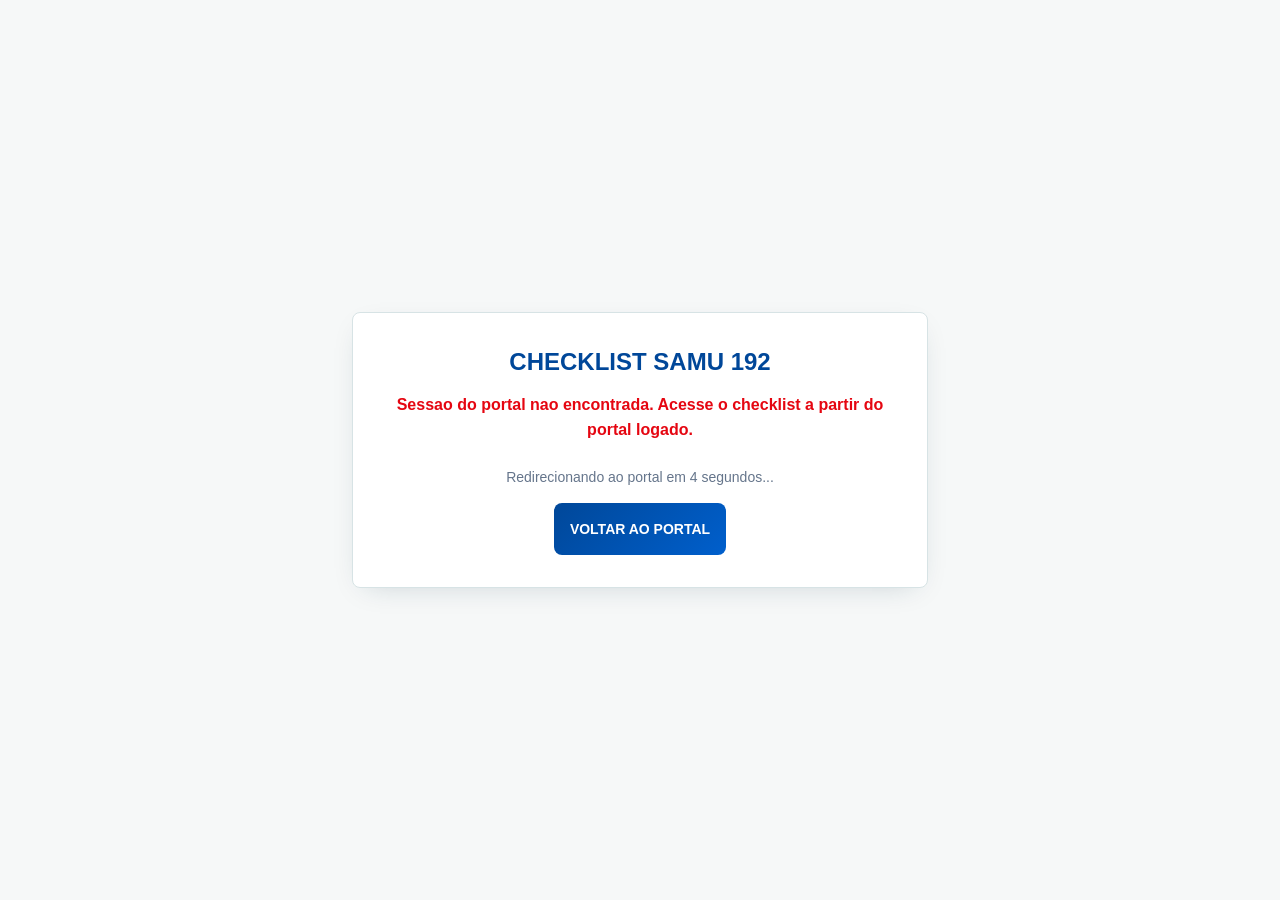
<file: checklist/index.html>
<!doctype html>
<html lang="pt-BR">
  <head>
    <meta charset="UTF-8" />
    <meta name="viewport" content="width=device-width, initial-scale=1.0, viewport-fit=cover" />
    <meta name="theme-color" content="#0057a8" />
    <meta name="mobile-web-app-capable" content="yes" />
    <meta name="apple-mobile-web-app-capable" content="yes" />
    <meta name="apple-mobile-web-app-status-bar-style" content="default" />
    <meta name="apple-mobile-web-app-title" content="CHECK LIST - SAMU 192" />
    <meta name="format-detection" content="telephone=no, date=no, email=no, address=no" />
    <link rel="icon" type="image/png" href="/checklist/favicon-samu.png" />
    <title>CHECK LIST - SAMU 192</title>
    <meta name="description" content="Checklist SAMU 192" />
    <script type="module" crossorigin src="/checklist/assets/index-lU2Qk4w7.js"></script>
    <link rel="stylesheet" crossorigin href="/checklist/assets/index-C_GfaZx2.css">
  </head>
  <body>
    <div id="root"></div>
  </body>
</html>
</file>
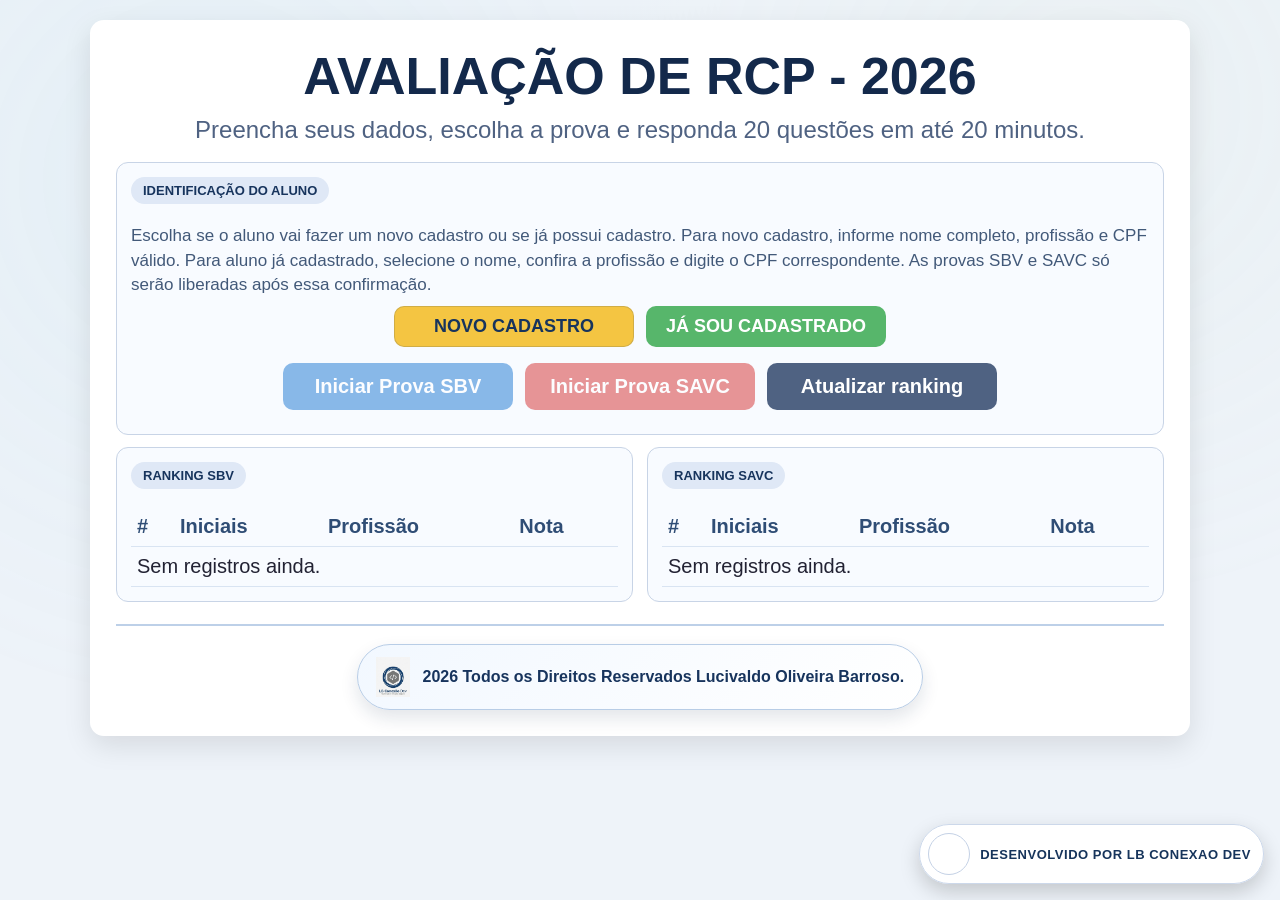
<file: prova-pcr/index.html>
<!DOCTYPE html>
<html lang="pt-BR">
<head>
  <meta charset="UTF-8">
  <meta name="viewport" content="width=device-width, initial-scale=1.0">
  <meta name="author" content="Lucivaldo Oliveira Barroso">
  <meta name="description" content="Avaliação e simulador de provas de RCP com questões SBV e SAVC, correção automática e ranking de desempenho. Autor: Lucivaldo Oliveira Barroso.">
  <meta name="keywords" content="RCP, SBV, SAVC, avaliação, simulador, AHA, treinamento, Lucivaldo Oliveira Barroso">
  <meta name="robots" content="index, follow">
  <title>AVALIAÇÃO DE RCP</title>
  <style>
    * { box-sizing: border-box; }
    body { font-family: 'Segoe UI', Tahoma, Geneva, Verdana, sans-serif; background-color: #eef3f9; color: #223; margin: 0; padding: 20px; position: relative; overflow-x: hidden; }
    body::before {
      content: "";
      position: fixed;
      inset: 0;
      background:
        radial-gradient(circle at 16% 20%, rgba(122, 201, 211, .35) 0%, rgba(122, 201, 211, 0) 42%),
        radial-gradient(circle at 85% 12%, rgba(196, 225, 185, .35) 0%, rgba(196, 225, 185, 0) 38%),
        url("./assets/img-samuredondo.png") center 42% / min(60vw, 560px) no-repeat;
      opacity: .22;
      z-index: -1;
      pointer-events: none;
    }
    .container { max-width: 1100px; margin: 0 auto; background: #fff; padding: 26px; border-radius: 14px; box-shadow: 0 10px 28px rgba(0,0,0,.1); }
    h1, h2, h3 { margin: 0; }
    h1 { text-align: center; color: #13294b; font-size: 52px; }
    .sub { text-align: center; color: #4f6282; margin: 10px 0 18px; font-size: 24px; }

    .hidden { display: none !important; }

    .card { border: 1px solid #c8d4e6; border-radius: 12px; padding: 14px; background: #f8fbff; }
    .title-chip { display: inline-block; margin-bottom: 10px; background: #dfe8f6; color: #17345d; padding: 6px 12px; border-radius: 999px; font-size: 13px; font-weight: 700; text-transform: uppercase; }
    .ranking-row { display: grid; grid-template-columns: 1fr 1fr; gap: 14px; margin-top: 12px; }

    .grid-3 { display: grid; grid-template-columns: repeat(2, minmax(0, 1fr)); gap: 10px; }
    .field { margin-bottom: 10px; min-width: 0; }
    .field label { display:block; margin-bottom: 5px; font-weight: 700; color: #2c4468; }
    .field input, .field select { width: 100%; max-width: 100%; padding: 10px 12px; border: 1px solid #b9c8dd; border-radius: 10px; font-size: 17px; background: #fff; min-width: 0; }

    .menu { display:flex; justify-content:center; gap:12px; margin: 16px 0 8px; flex-wrap: wrap; }
    .btn { padding: 12px 26px; border: 0; border-radius: 10px; cursor: pointer; font-weight: 700; font-size: 30px; color: #fff; transition: .2s; }
    .btn:hover { opacity: .9; transform: translateY(-1px); }
    .btn:disabled { opacity: .5; cursor: not-allowed; transform: none; }
    .btn-sbv { background: #1976d2; }
    .btn-savc { background: #d32f2f; }
    .btn-sec { background: #4f6282; font-size: 22px; padding: 12px 20px; }
    .home-actions { justify-content: center; align-items: center; flex-wrap: wrap; }
    .home-actions .btn { font-size: 20px; padding: 12px 18px; min-width: 230px; white-space: nowrap; }
    .choice-actions { justify-content: center; align-items: center; margin-top: 8px; }
    .choice-actions .btn { font-size: 18px; padding: 10px 18px; min-width: 240px; }
    .btn-choice { color: #17345d; box-shadow: inset 0 0 0 1px rgba(23, 52, 93, .16); }
    .btn-choice-novo { background: #f4c542; }
    .btn-choice-cadastrado { background: #57b66b; color: #fff; box-shadow: none; }
    .btn-choice.active { outline: 3px solid rgba(19, 41, 75, .24); outline-offset: 2px; }
    .helper-text { margin: 10px 0 0; color: #425979; font-size: 17px; line-height: 1.45; }
    .readonly-field { background: #eaf0f8 !important; }

    table { width: 100%; border-collapse: collapse; margin-top: 8px; }
    th, td { border-bottom: 1px solid #d9e4f2; padding: 8px 6px; text-align: left; font-size: 20px; }
    th { color: #2f4d75; }

    /* Tela da prova (estilo antigo) */
    #quiz-title { text-align:center; color:#b71c1c; margin: 0 0 14px; }
    .quiz-meta { text-align:center; margin: 0 0 14px; color: #1d3f67; font-weight: 700; }
    .question-block { margin-bottom: 22px; padding: 14px; border-left: 5px solid #ddd; background-color: #fafafa; border-radius: 4px; }
    .question-title { font-weight: bold; margin-bottom: 10px; font-size: 1.04em; }
    .options label { display: block; margin-bottom: 8px; cursor: pointer; padding: 8px; border-radius: 5px; transition: background .2s; }
    .options label:hover { background-color: #e0e0e0; }
    .correct { background-color: #c8e6c9 !important; border: 1px solid #4caf50; }
    .incorrect { background-color: #ffcdd2 !important; border: 1px solid #f44336; text-decoration: line-through; }
    .feedback { display: none; margin-top: 10px; padding: 10px; background-color: #e3f2fd; border-left: 4px solid #1976d2; font-size: .9em; }
    #submit-btn { width: 100%; background:#388e3c; padding: 14px; font-size: 17px; border:0; border-radius: 8px; color:#fff; font-weight:700; cursor:pointer; }
    #results { margin-top: 16px; padding: 18px; text-align: center; font-size: 22px; font-weight: 700; background: #fff3e0; display: none; border-radius: 8px; border: 2px solid #1976d2; }
    .timer-fab { position: fixed; top: 16px; right: 16px; z-index: 1000; background: #17345d; color: #fff; border-radius: 999px; padding: 10px 16px; font-weight: 700; box-shadow: 0 6px 20px rgba(0,0,0,.2); }
    .timer-fab.ready { background: #2e7d32; }
    .timer-fab.danger { background: #b71c1c; }
    .modal { position: fixed; inset: 0; z-index: 1200; display: grid; place-items: center; background: rgba(15, 26, 43, .52); }
    .modal-card { width: min(520px, calc(100% - 24px)); background: #fff; border-radius: 12px; padding: 18px; box-shadow: 0 10px 28px rgba(0,0,0,.24); }
    .modal-card h3 { margin-bottom: 10px; color: #13294b; }
    .modal-card p { margin: 0 0 14px; color: #2e3f59; font-size: 18px; line-height: 1.4; }
    .loading-overlay { position: fixed; inset: 0; z-index: 1300; display: grid; place-items: center; background: rgba(15, 26, 43, .45); }
    .loading-box { width: min(500px, calc(100% - 24px)); background: #fff; border-radius: 12px; padding: 18px; box-shadow: 0 10px 28px rgba(0,0,0,.24); text-align: center; }
    .loading-box h3 { color: #17345d; margin-bottom: 8px; }
    .loading-box p { color: #324867; margin: 0; font-size: 18px; }
    .site-footer { margin-top: 22px; padding-top: 18px; border-top: 2px solid #bdd0e8; text-align: center; color: #17345d; font-size: 16px; }
    .footer-brand { display: inline-flex; align-items: center; gap: 12px; background: linear-gradient(135deg, #f2f8ff, #ffffff); border: 1px solid #b8cde6; border-radius: 999px; padding: 12px 18px; box-shadow: 0 8px 18px rgba(19, 41, 75, .12); font-weight: 700; }
    .footer-brand img { height: 40px; width: auto; object-fit: contain; }
    .dev-fab {
      position: fixed;
      right: 16px;
      bottom: 16px;
      z-index: 1100;
      display: inline-flex;
      align-items: center;
      gap: 10px;
      background: rgba(255,255,255,.96);
      border: 1px solid #ccd8ea;
      box-shadow: 0 8px 20px rgba(0,0,0,.18);
      border-radius: 999px;
      padding: 8px 12px 8px 8px;
      text-decoration: none;
      color: #16345b;
      font-weight: 800;
      font-size: 13px;
      letter-spacing: .04em;
      text-transform: uppercase;
      backdrop-filter: blur(4px);
    }
    .dev-fab .video-wrap {
      width: 42px;
      height: 42px;
      border-radius: 999px;
      overflow: hidden;
      border: 1px solid #c4d1e5;
      background: #fff;
      flex: 0 0 auto;
    }
    .dev-fab video {
      width: 100%;
      height: 100%;
      object-fit: cover;
      display: block;
    }
    .dev-fab:hover { transform: translateY(-1px); }

    @media (max-width: 980px) {
      h1 { font-size: 40px; }
      .sub { font-size: 20px; }
      .grid-3, .ranking-row { grid-template-columns: 1fr; }
      .btn { font-size: 24px; }
      .home-actions { flex-wrap: wrap; }
      .home-actions .btn, .choice-actions .btn { width: 100%; min-width: 0; }
      th, td { font-size: 16px; }
      .dev-fab { right: 10px; bottom: 10px; font-size: 11px; gap: 8px; padding-right: 10px; }
      .dev-fab .video-wrap { width: 36px; height: 36px; }
    }
  </style>
</head>
<body>
<div class="container">
  <!-- TELA INICIAL -->
  <section id="home-screen">
    <h1>AVALIAÇÃO DE RCP - 2026</h1>
    <p class="sub">Preencha seus dados, escolha a prova e responda 20 questões em até 20 minutos.</p>

    <div class="card">
      <span class="title-chip">Identificação do Aluno</span>

      <p class="helper-text">Escolha se o aluno vai fazer um novo cadastro ou se j&aacute; possui cadastro. Para novo cadastro, informe nome completo, profiss&atilde;o e CPF v&aacute;lido. Para aluno j&aacute; cadastrado, selecione o nome, confira a profiss&atilde;o e digite o CPF correspondente. As provas SBV e SAVC s&oacute; ser&atilde;o liberadas ap&oacute;s essa confirma&ccedil;&atilde;o.</p>

      <div class="menu choice-actions">
        <button id="btnNovoCadastro" class="btn btn-choice btn-choice-novo" type="button" onclick="setCadastroMode('novo')">NOVO CADASTRO</button>
        <button id="btnJaCadastrado" class="btn btn-choice btn-choice-cadastrado" type="button" onclick="setCadastroMode('cadastrado')">J&Aacute; SOU CADASTRADO</button>
      </div>

      <div id="novoCadastroFields" class="hidden">
        <div class="grid-3">
          <div class="field">
            <label>Nome completo</label>
            <input id="nome" placeholder="Digite nome e sobrenome" />
          </div>
          <div class="field">
            <label>Profissão</label>
            <select id="profissao">
              <option value="">Selecione a profissão</option>
              <option>ENFERMEIRO</option>
              <option>MEDICO</option>
              <option>TEC DE ENFERMAGEM</option>
              <option>CONDUTOR</option>
              <option>ESTUDANTE MEDICINA</option>
              <option>ESTUDANTE ENFERMAGEM</option>
              <option>OUTROS</option>
            </select>
          </div>
          <div class="field" id="fieldOutraProfissao">
            <label>Outra profissão</label>
            <input id="outraProfissao" placeholder="Digite a profissão" />
          </div>
        </div>

        <div class="field">
          <label>CPF</label>
          <input id="cpfNovo" placeholder="Digite um CPF válido" maxlength="14" />
        </div>
      </div>

      <div id="cadastradoFields" class="hidden">
        <div class="field">
          <label>Nome completo</label>
          <input id="alunoNomeBusca" list="alunoNomesList" placeholder="Selecione ou digite seu nome" autocomplete="off" />
          <datalist id="alunoNomesList"></datalist>
        </div>

        <div class="field">
          <label>Profissão</label>
          <input id="profissaoCadastrado" class="readonly-field" placeholder="A profissão aparecerá automaticamente" readonly />
        </div>

        <div class="field hidden" id="fieldCpfCadastrado">
          <label>CPF</label>
          <input id="cpfConfirmA" placeholder="Digite o CPF do cadastro" maxlength="14" />
        </div>
      </div>

      <div class="menu home-actions">
        <button id="btnStartSBV" class="btn btn-sbv" onclick="startQuiz('sbv')" disabled>Iniciar Prova SBV</button>
        <button id="btnStartSAVC" class="btn btn-savc" onclick="startQuiz('savc')" disabled>Iniciar Prova SAVC</button>
        <button class="btn btn-sec" onclick="refreshRanking()">Atualizar ranking</button>
      </div>

      <div id="status" style="margin-top:10px;color:#b71c1c;font-weight:700;"></div>
    </div>

    <div class="ranking-row">
      <div class="card">
        <span class="title-chip">Ranking SBV</span>
        <table>
          <thead><tr><th>#</th><th>Iniciais</th><th>Profissão</th><th>Nota</th></tr></thead>
          <tbody id="rankSBV"></tbody>
        </table>
      </div>

      <div class="card">
        <span class="title-chip">Ranking SAVC</span>
        <table>
          <thead><tr><th>#</th><th>Iniciais</th><th>Profissão</th><th>Nota</th></tr></thead>
          <tbody id="rankSAVC"></tbody>
        </table>
      </div>
    </div>
  </section>

  <!-- TELA PROVA -->
  <section id="quiz-screen" class="hidden">
    <h2 id="quiz-title"></h2>
    <p id="quiz-meta" class="quiz-meta"></p>
    <div id="quiz-container"></div>
    <button id="submit-btn" onclick="submitQuiz()">Finalizar e Corrigir Prova</button>
    <div id="results"></div>
    <button class="btn btn-sec" style="margin-top:12px;" onclick="goHome()">Voltar ao início e perder esta prova</button>
  </section>

  <footer class="site-footer">
    <span class="footer-brand">
      <img src="./assets/logo-dev.png" alt="Logo da empresa LB Conexao Dev">
      <span>2026 Todos os Direitos Reservados Lucivaldo Oliveira Barroso.</span>
    </span>
  </footer>
</div>

<a class="dev-fab" href="./assets/logo-lb-conexao-dev-explosao.mp4" target="_blank" rel="noopener noreferrer" title="LB Conexao Dev">
  <span class="video-wrap">
    <video autoplay muted loop playsinline>
      <source src="./assets/logo-lb-conexao-dev-explosao.mp4" type="video/mp4">
    </video>
  </span>
  <span>Desenvolvido por LB Conexao Dev</span>
</a>

<button id="timerFab" class="timer-fab hidden" type="button">20:00</button>

<div id="timeoutModal" class="modal hidden">
  <div class="modal-card">
    <h3>Tempo encerrado</h3>
    <p>O tempo de prova foi finalizado. Sua avaliação foi corrigida automaticamente com base nas respostas já marcadas.</p>
    <button class="btn btn-sec" style="width:100%;" onclick="closeTimeoutModal()">OK</button>
  </div>
</div>

<div id="earlySubmitModal" class="modal hidden">
  <div class="modal-card">
    <h3>Tempo incompatível com a prova</h3>
    <p>Esse tempo é incompatível com a realização correta da avaliação e pode indicar que a prova não foi feita normalmente. Por isso, esta nota não será validada.</p>
    <p>Se desejar, você pode sair agora e voltar ao início. Ao sair, esta prova será perdida e nenhuma nota será registrada.</p>
    <div class="menu" style="margin-top:14px;">
      <button class="btn btn-sec" type="button" onclick="closeEarlySubmitModal()">Continuar prova</button>
      <button class="btn btn-savc" type="button" onclick="exitInvalidAttempt()">Sair sem validar nota</button>
    </div>
  </div>
</div>

<div id="loadingOverlay" class="loading-overlay hidden">
  <div class="loading-box">
    <h3>Aguarde um instante</h3>
    <p id="loadingText">Carregando dados e preparando sua prova...</p>
  </div>
</div>

<script src="./questoes-completas.js"></script>
<script>
  const API_URL = "https://script.google.com/macros/s/AKfycbwXx-FiH6u50TPdYertjiHRZGdBHQbzUwNsoCGGHyqw381dnU-9Z4pi-tBgj4qgpXJOOw/exec";
  const LS_ALUNOS = "prova_pcr_alunos";
  const LS_TENTATIVAS = "prova_pcr_tentativas_por_prova";

  const QUESTIONS_PER_TEST = 20;
  const QUIZ_SECONDS = 20 * 60;
  const MIN_SUBMIT_SECONDS = 6 * 60;
  let currentQuestions = [];
  let currentTest = '';
  let currentAluno = null;
  let provaIniciadaEm = 0;
  let currentTentativa = 0;
  let quizLocked = false;
  let timerInterval = null;
  let timeLeftSeconds = QUIZ_SECONDS;
  let cadastroMode = '';

  function maskCpf(v){
    const d = String(v||'').replace(/\D/g,'').slice(0,11);
    return d.replace(/(\d{3})(\d)/,'$1.$2').replace(/(\d{3})(\d)/,'$1.$2').replace(/(\d{3})(\d{1,2})$/,'$1-$2');
  }
  function cpfNum(v){ return String(v||'').replace(/\D/g,''); }
  function upper(v){ return String(v||'').toUpperCase(); }
  function iniciais(nome){ return upper(nome).trim().split(/\s+/).filter(Boolean).map(p=>p[0]).join('').slice(0,4); }
  function isValidCpf(value){
    const cpf = cpfNum(value);
    if(cpf.length !== 11 || /^(\d)\1{10}$/.test(cpf)) return false;
    let sum = 0;
    for(let i = 0; i < 9; i++) sum += Number(cpf[i]) * (10 - i);
    let digit = (sum * 10) % 11;
    if(digit === 10) digit = 0;
    if(digit !== Number(cpf[9])) return false;
    sum = 0;
    for(let i = 0; i < 10; i++) sum += Number(cpf[i]) * (11 - i);
    digit = (sum * 10) % 11;
    if(digit === 10) digit = 0;
    return digit === Number(cpf[10]);
  }

  function getArray(name){
    if (typeof globalThis !== 'undefined' && Array.isArray(globalThis[name])) return globalThis[name];
    try { const v = Function(`return (typeof ${name} !== 'undefined') ? ${name} : undefined;`)(); return Array.isArray(v)?v:[]; } catch { return []; }
  }
  function getBanco(type){
    if (type === 'sbv') return getArray('questoesSBV').concat(getArray('maisQuestoesSBV'));
    return getArray('questoesSAVC').concat(getArray('maisQuestoesSAVC'));
  }

  function sanitizeQuestionText(text){
    return String(text || '').replace(/^\s*\d+\s*[.)-]\s*/, '').trim();
  }

  function shuffle(arr){
    const a = arr.slice();
    for(let i=a.length-1;i>0;i--){ const j=Math.floor(Math.random()*(i+1)); [a[i],a[j]]=[a[j],a[i]]; }
    return a;
  }

  function getAlunos(){ try { return JSON.parse(localStorage.getItem(LS_ALUNOS)||'[]'); } catch { return []; } }
  function setAlunos(v){ localStorage.setItem(LS_ALUNOS, JSON.stringify(v)); }
  function upsertAluno(a){ const arr=getAlunos(); const i=arr.findIndex(x=>x.cpf===a.cpf); if(i>=0) arr[i]=a; else arr.push(a); setAlunos(arr); }
  function upsertAlunosBatch(lista){
    // Espelha exatamente o banco: remove locais que não existem mais no Sheets
    setAlunos(lista);
  }
  function getTentativas(){ try { return JSON.parse(localStorage.getItem(LS_TENTATIVAS)||'{}'); } catch { return {}; } }
  function setTentativas(v){ localStorage.setItem(LS_TENTATIVAS, JSON.stringify(v)); }
  function tentativaKey(cpf, prova){ return `${cpf}_${prova}`; }
  function incTentativa(cpf, prova){
    const data = getTentativas();
    const key = tentativaKey(cpf, prova);
    data[key] = Number(data[key] || 0) + 1;
    setTentativas(data);
    return data[key];
  }

  function getAlunosUnicosPorNome(){
    const map = new Map();
    getAlunos()
      .slice()
      .sort((a, b) => a.nome.localeCompare(b.nome, 'pt-BR'))
      .forEach(aluno => {
        const nome = upper(aluno.nome).trim();
        if(nome && !map.has(nome)) map.set(nome, { ...aluno, nome });
      });
    return [...map.values()];
  }

  function getAlunoByCpf(cpf){
    const normalizedCpf = cpfNum(cpf);
    if(!normalizedCpf) return null;
    return getAlunos().find(a => a.cpf === normalizedCpf) || null;
  }

  function fillAlunoSelect(){
    const input = document.getElementById('alunoNomeBusca');
    const list = document.getElementById('alunoNomesList');
    const atual = upper(input.value.trim());
    const alunos = getAlunosUnicosPorNome();
    list.innerHTML = alunos.map(a=>`<option value="${a.nome}"></option>`).join('');
    if(atual && !alunos.some(a => a.nome === atual)){
      input.value = '';
    }
  }

  function getAlunoSelecionadoPorNome(){
    const nome = upper(document.getElementById('alunoNomeBusca').value.trim());
    if(!nome) return null;
    return getAlunosUnicosPorNome().find(a => a.nome === nome) || null;
  }

  function onAlunoChange(){
    const aluno = getAlunoSelecionadoPorNome();
    const profInput = document.getElementById('profissaoCadastrado');
    const cpfField = document.getElementById('fieldCpfCadastrado');
    if(aluno){
      profInput.value = aluno.profissao;
      cpfField.classList.remove('hidden');
    } else {
      profInput.value = '';
      cpfField.classList.add('hidden');
      document.getElementById('cpfConfirmA').value = '';
    }
    updateStartButtons();
  }

  function onProfissaoChange(){
    const outros = document.getElementById('profissao').value === 'OUTROS';
    document.getElementById('fieldOutraProfissao').style.display = outros ? 'block' : 'none';
    if(!outros) document.getElementById('outraProfissao').value = '';
    updateStartButtons();
  }

  function setCadastroMode(mode){
    cadastroMode = mode;
    document.getElementById('btnNovoCadastro').classList.toggle('active', mode === 'novo');
    document.getElementById('btnJaCadastrado').classList.toggle('active', mode === 'cadastrado');
    document.getElementById('novoCadastroFields').classList.toggle('hidden', mode !== 'novo');
    document.getElementById('cadastradoFields').classList.toggle('hidden', mode !== 'cadastrado');
    document.getElementById('status').textContent = '';

    if(mode === 'novo'){
      document.getElementById('alunoNomeBusca').value = '';
      document.getElementById('profissaoCadastrado').value = '';
      document.getElementById('cpfConfirmA').value = '';
      document.getElementById('fieldCpfCadastrado').classList.add('hidden');
    } else if(mode === 'cadastrado'){
      document.getElementById('nome').value = '';
      document.getElementById('profissao').value = '';
      document.getElementById('outraProfissao').value = '';
      document.getElementById('cpfNovo').value = '';
      onProfissaoChange();
    }
    updateStartButtons();
  }

  function parseRankingDate(value){
    const raw = String(value || '').trim();
    if(!raw) return NaN;

    const direct = Date.parse(raw);
    if(!Number.isNaN(direct)) return direct;

    const normalized = raw.replace(/\s+/, ' ').replace(' ', 'T');
    const normalizedTime = Date.parse(normalized);
    if(!Number.isNaN(normalizedTime)) return normalizedTime;

    const match = raw.match(/^(\d{1,2})[\/-](\d{1,2})[\/-](\d{2,4})(?:[ T](\d{1,2})(?::(\d{1,2}))?(?::(\d{1,2}))?)?$/);
    if(match){
      const [, dd, mm, yyyy, hh = '0', mi = '0', ss = '0'] = match;
      const year = yyyy.length === 2 ? `20${yyyy}` : yyyy;
      return new Date(
        Number(year),
        Number(mm) - 1,
        Number(dd),
        Number(hh),
        Number(mi),
        Number(ss)
      ).getTime();
    }

    return NaN;
  }

  function getRankingTimestamp(row){
    const combinedDateTime = [
      row.data_hora_registro,
      row.dataHoraRegistro,
      row.data_hora,
      row.dataHora,
      row.registrado_em,
      row.registradoEm,
      row.created_at,
      row.createdAt,
      row.timestamp,
      row.datetime,
      row.data_registro,
      row.dataRegistro,
      row.submitted_at,
      row.enviado_em
    ];

    for(const value of combinedDateTime){
      const parsed = parseRankingDate(value);
      if(!Number.isNaN(parsed)) return parsed;
    }

    const datePart = row.data || row.data_nota || row.dataRegistroNota || row.data_registro || '';
    const timePart = row.hora || row.hora_registro || row.horaRegistro || row.horario || '';
    const parsedCombined = parseRankingDate(`${datePart} ${timePart}`.trim());
    if(!Number.isNaN(parsedCombined)) return parsedCombined;

    return Number.MAX_SAFE_INTEGER;
  }

  function resolveRankingProfissao(row){
    if(row.profissao && String(row.profissao).trim()) return upper(String(row.profissao).trim());
    const aluno = getAlunoByCpf(row.cpf);
    if(aluno && aluno.profissao) return aluno.profissao;
    return 'OUTROS';
  }

  function normalizeRanking(rows){
    return rows
      .map((row, originalIndex) => ({ ...row, __originalIndex: originalIndex }))
      .sort((a, b) => {
        const notaDiff = Number(b.nota || 0) - Number(a.nota || 0);
        if(notaDiff !== 0) return notaDiff;
        const timeDiff = getRankingTimestamp(a) - getRankingTimestamp(b);
        if(timeDiff !== 0) return timeDiff;
        return a.__originalIndex - b.__originalIndex;
      })
      .map((row, index) => {
        const { __originalIndex, ...cleanRow } = row;
        return { ...cleanRow, profissao: resolveRankingProfissao(cleanRow), posicao: index + 1 };
      });
  }

  function updateStartButtons(){
    const aluno = validateAluno(true);
    const disabled = !aluno;
    const status = document.getElementById('status');
    document.getElementById('btnStartSBV').disabled = disabled;
    document.getElementById('btnStartSAVC').disabled = disabled;
    if(aluno){
      status.textContent = '';
      return;
    }

    if(cadastroMode === 'cadastrado'){
      const alunoSelecionado = getAlunoSelecionadoPorNome();
      const cpfDigitado = cpfNum(document.getElementById('cpfConfirmA').value);
      if(alunoSelecionado && cpfDigitado.length === 11){
        validateAluno(false);
        return;
      }
    }

    if(cadastroMode === 'novo'){
      const cpfNovo = cpfNum(document.getElementById('cpfNovo').value);
      if(cpfNovo.length === 11){
        validateAluno(false);
        return;
      }
    }

    status.textContent = '';
  }

  async function apiPostForm(payload){
    const body = new URLSearchParams();
    Object.entries(payload).forEach(([k, v]) => body.append(k, String(v ?? '')));

    const resp = await fetch(API_URL, {
      method: 'POST',
      headers: { 'Content-Type': 'application/x-www-form-urlencoded;charset=UTF-8' },
      body
    });

    const text = await resp.text();
    let data = null;
    try { data = JSON.parse(text); } catch {}
    if (!resp.ok) throw new Error(`Falha HTTP ${resp.status}`);
    if (!data || data.ok !== true) throw new Error((data && data.error) ? data.error : 'Resposta inválida do servidor');
    return data;
  }

  async function refreshRanking(){
    const setRows = (id, rows) => {
      const tb = document.getElementById(id);
      const normalized = normalizeRanking(rows);
      if(!normalized.length){ tb.innerHTML = '<tr><td colspan="4">Sem registros ainda.</td></tr>'; return; }
      tb.innerHTML = normalized.map(r=>`<tr><td>${r.posicao}</td><td>${r.iniciais || ''}</td><td>${r.profissao || 'OUTROS'}</td><td>${Number(r.nota).toFixed(2)}</td></tr>`).join('');
    };

    try {
      const [sbvRes, savcRes] = await Promise.all([
        fetch(`${API_URL}?action=ranking&prova=sbv&limit=500`).then(r=>r.json()),
        fetch(`${API_URL}?action=ranking&prova=savc&limit=500`).then(r=>r.json())
      ]);
      setRows('rankSBV', sbvRes.ok ? (Array.isArray(sbvRes.ranking) ? sbvRes.ranking : (sbvRes.data || [])) : []);
      setRows('rankSAVC', savcRes.ok ? (Array.isArray(savcRes.ranking) ? savcRes.ranking : (savcRes.data || [])) : []);
      await syncAlunosFromApi();
    } catch {
      setRows('rankSBV', []); setRows('rankSAVC', []);
    }
  }

  async function syncAlunosFromApi(){
    const actions = ['list_alunos', 'alunos', 'listar_alunos'];
    for (const action of actions) {
      try {
        const resp = await fetch(`${API_URL}?action=${action}&limit=1000`);
        const text = await resp.text();
        let data = null;
        try { data = JSON.parse(text); } catch {}
        if (!resp.ok || !data || data.ok !== true) continue;

        const listaBase = Array.isArray(data.alunos) ? data.alunos : (Array.isArray(data.data) ? data.data : []);
        if (!listaBase.length) continue;

        const lista = listaBase
          .map(item => ({
            cpf: cpfNum(item.cpf),
            nome: upper(String(item.nome || '').trim()),
            profissao: upper(String(item.profissao || '').trim() || 'OUTROS')
          }))
          .filter(item => item.cpf.length === 11 && item.nome);

        if (lista.length) {
          upsertAlunosBatch(lista);
          fillAlunoSelect();
          onAlunoChange();
          return;
        }
      } catch {}
    }
  }

  function showLoading(msg){
    document.getElementById('loadingText').textContent = msg || 'Carregando dados e preparando sua prova...';
    document.getElementById('loadingOverlay').classList.remove('hidden');
  }

  function hideLoading(){
    document.getElementById('loadingOverlay').classList.add('hidden');
  }

  function formatClock(totalSec){
    const m = String(Math.floor(totalSec / 60)).padStart(2, '0');
    const s = String(totalSec % 60).padStart(2, '0');
    return `${m}:${s}`;
  }

  function updateTimerFab(){
    const el = document.getElementById('timerFab');
    const elapsedSeconds = QUIZ_SECONDS - Math.max(0, timeLeftSeconds);
    el.textContent = formatClock(Math.max(0, timeLeftSeconds));
    el.classList.toggle('ready', elapsedSeconds >= MIN_SUBMIT_SECONDS && timeLeftSeconds > 300);
    el.classList.toggle('danger', timeLeftSeconds <= 300);
  }

  function stopTimer(){
    if(timerInterval){ clearInterval(timerInterval); timerInterval = null; }
  }

  function hideTimer(){
    const el = document.getElementById('timerFab');
    el.classList.add('hidden');
    stopTimer();
  }

  function startTimer(){
    const el = document.getElementById('timerFab');
    timeLeftSeconds = QUIZ_SECONDS;
    updateTimerFab();
    el.classList.remove('hidden');
    stopTimer();
    timerInterval = setInterval(async () => {
      if (quizLocked) { stopTimer(); return; }
      timeLeftSeconds -= 1;
      updateTimerFab();
      if (timeLeftSeconds <= 0) {
        stopTimer();
        await submitQuiz(true);
      }
    }, 1000);
  }

  function openTimeoutModal(){
    document.getElementById('timeoutModal').classList.remove('hidden');
  }

  function closeTimeoutModal(){
    document.getElementById('timeoutModal').classList.add('hidden');
  }

  function openEarlySubmitModal(){
    document.getElementById('earlySubmitModal').classList.remove('hidden');
  }

  function closeEarlySubmitModal(){
    document.getElementById('earlySubmitModal').classList.add('hidden');
  }

  function exitInvalidAttempt(){
    closeEarlySubmitModal();
    goHome();
  }

  function validateAluno(silent = false){
    const status = document.getElementById('status');
    if(!silent) status.textContent = '';
    const setError = (message) => {
      if(!silent) status.textContent = message;
      return null;
    };

    if(!cadastroMode) return setError('Escolha NOVO CADASTRO ou JÁ SOU CADASTRADO.');

    if(cadastroMode === 'novo'){
      const nome = upper(document.getElementById('nome').value.trim());
      const profSel = document.getElementById('profissao').value;
      const prof = profSel === 'OUTROS' ? upper(document.getElementById('outraProfissao').value.trim()) : profSel;
      const cpf = cpfNum(document.getElementById('cpfNovo').value);

      if(!nome || !prof) return setError('Preencha nome e profissão.');
      if(!cpf) return setError('Digite o CPF do novo cadastro.');
      if(!isValidCpf(cpf)) return setError('Digite um CPF válido para liberar as provas.');

      const aluno = { nome, profissao: prof, cpf };
      if(!silent) upsertAluno(aluno);
      fillAlunoSelect();
      return aluno;
    }

    const aluno = getAlunoSelecionadoPorNome();
    const cpfA = cpfNum(document.getElementById('cpfConfirmA').value);
    if(!aluno) return setError('Selecione seu nome na lista de cadastrados.');
    if(!cpfA) return setError('Digite o CPF do cadastro para validação.');
    if(!isValidCpf(cpfA)) return setError('Digite um CPF válido para continuar.');
    if(cpfA !== aluno.cpf) return setError('O CPF digitado não confere com o cadastro do banco de dados para este aluno. Verifique os dados informados.');
    return aluno;
  }

  async function startQuiz(type){
    const aluno = validateAluno();
    if(!aluno) return;
    const status = document.getElementById('status');
    showLoading('Carregando dados do aluno e iniciando a prova...');

    try {
      await apiPostForm({
        action: 'upsert_aluno',
        cpf: aluno.cpf,
        nome: aluno.nome,
        iniciais: iniciais(aluno.nome),
        profissao: aluno.profissao
      });
      status.textContent = '';
    } catch (err) {
      status.textContent = `Falha ao salvar aluno no banco: ${err.message}`;
      hideLoading();
      return;
    }

    const banco = getBanco(type);
    if(!banco.length){ document.getElementById('status').textContent='Banco de questões não encontrado.'; hideLoading(); return; }

    currentAluno = aluno;
    currentTest = type;
    provaIniciadaEm = Date.now();
    currentTentativa = incTentativa(aluno.cpf, type);
    quizLocked = false;
    currentQuestions = shuffle(banco).slice(0, Math.min(QUESTIONS_PER_TEST, banco.length));

    document.getElementById('home-screen').classList.add('hidden');
    document.getElementById('quiz-screen').classList.remove('hidden');
    closeTimeoutModal();
    closeEarlySubmitModal();

    document.getElementById('quiz-title').innerText = type === 'sbv'
      ? `Prova de Suporte Básico de Vida (SBV) - ${aluno.nome}`
      : `Prova de Suporte Avançado de Vida (SAVC) - ${aluno.nome}`;
    document.getElementById('quiz-meta').textContent = `ALUNO: ${aluno.nome} | PROFISSÃO: ${aluno.profissao} | TENTATIVA ${type.toUpperCase()}: ${currentTentativa}`;

    document.getElementById('results').style.display = 'none';
    document.getElementById('submit-btn').disabled = false;
    document.getElementById('submit-btn').textContent = 'Finalizar e Corrigir Prova';

    let html = '';
    currentQuestions.forEach((q, index) => {
      html += `<div class="question-block" id="qblock-${index}">`;
      html += `<div class="question-title">${sanitizeQuestionText(q.q)}</div>`;
      html += `<div class="options">`;
      q.o.forEach((opt, optIndex) => {
        html += `<label><input type="radio" name="q${index}" value="${optIndex}"> ${opt}</label>`;
      });
      html += `</div>`;
      html += `<div class="feedback" id="feed-${index}">${q.f || ''}</div>`;
      html += `</div>`;
    });
    document.getElementById('quiz-container').innerHTML = html;
    startTimer();
    hideLoading();
    window.scrollTo({ top: 0, behavior: 'smooth' });
  }

  async function submitQuiz(forceByTimer = false){
    if(!currentQuestions.length){ alert('Escolha uma prova primeiro.'); return; }
    if(quizLocked){ return; }
    const elapsedSeconds = Math.max(0, Math.floor((Date.now() - provaIniciadaEm) / 1000));
    if(!forceByTimer && elapsedSeconds < MIN_SUBMIT_SECONDS){
      openEarlySubmitModal();
      return;
    }
    if(!forceByTimer){
      const unanswered = currentQuestions.findIndex((_, index) => !document.querySelector(`input[name="q${index}"]:checked`));
      if(unanswered !== -1){
        alert('Todas as questões são obrigatórias. Responda toda a prova antes de finalizar.');
        const block = document.getElementById(`qblock-${unanswered}`);
        if(block) block.scrollIntoView({ behavior: 'smooth', block: 'center' });
        return;
      }
    }
    quizLocked = true;
    stopTimer();

    let score = 0;
    const total = currentQuestions.length;

    currentQuestions.forEach((q, index) => {
      const block = document.getElementById(`qblock-${index}`);
      const selected = document.querySelector(`input[name="q${index}"]:checked`);
      const feedback = document.getElementById(`feed-${index}`);
      const labels = block.querySelectorAll('label');
      labels.forEach(l => l.className = '');

      if(selected){
        const selectedVal = Number(selected.value);
        const selectedLabel = selected.parentElement;
        if(selectedVal === q.a){ score++; selectedLabel.classList.add('correct'); }
        else { selectedLabel.classList.add('incorrect'); if(labels[q.a]) labels[q.a].classList.add('correct'); }
      } else {
        if(labels[q.a]) labels[q.a].classList.add('correct');
      }
      feedback.style.display = 'block';
    });
    document.querySelectorAll('#quiz-container input[type="radio"]').forEach(input => { input.disabled = true; });
    document.getElementById('submit-btn').disabled = true;
    document.getElementById('submit-btn').textContent = 'Prova finalizada';

    const percentage = ((score/total)*100).toFixed(0);
    const p = Number(percentage);
    let msg = '';
    if (p < 40) {
      msg = 'Reprovado. É necessário revisar as Diretrizes de RCP e retomar os principais algoritmos.';
    } else if (p <= 60) {
      msg = 'Você precisa melhorar. Revise os pontos críticos e pratique novamente.';
    } else if (p <= 80) {
      msg = 'Você está no caminho certo. Continue estudando para consolidar os protocolos.';
    } else {
      msg = 'Muito bem! Excelente desempenho e boa aderência às Diretrizes de RCP.';
    }

    const resultsDiv = document.getElementById('results');
    resultsDiv.innerHTML = `Sua pontuação: ${score} de ${total} (${percentage}%)<br><span style="font-size:18px;">${msg}</span>`;
    resultsDiv.style.display = 'block';

    if (currentAluno) {
      const tempoSeg = Math.max(1, Math.floor((Date.now() - provaIniciadaEm) / 1000));
      const nota = Number(((score / total) * 100).toFixed(2));
      try {
        await apiPostForm({
          action: 'salvar_tentativa',
          cpf: currentAluno.cpf,
          nome: currentAluno.nome,
          iniciais: iniciais(currentAluno.nome),
          profissao: currentAluno.profissao,
          prova: currentTest,
          acertos: score,
          total: total,
          nota: nota,
          tempo_seg: tempoSeg
        });
        resultsDiv.innerHTML += `<br><span style="font-size:16px;color:#1b5e20;">Resultado salvo no banco de dados.</span>`;
      } catch (err) {
        resultsDiv.innerHTML += `<br><span style="font-size:16px;color:#b71c1c;">Falha ao salvar no banco: ${err.message}</span>`;
      }
    }
    if (forceByTimer) {
      openTimeoutModal();
    }

    window.scrollTo({ top: resultsDiv.offsetTop - 40, behavior: 'smooth' });
  }

  function goHome(){
    document.getElementById('quiz-screen').classList.add('hidden');
    document.getElementById('home-screen').classList.remove('hidden');
    document.getElementById('quiz-container').innerHTML = '';
    currentQuestions = [];
    currentAluno = null;
    provaIniciadaEm = 0;
    currentTentativa = 0;
    quizLocked = false;
    hideTimer();
    closeTimeoutModal();
    closeEarlySubmitModal();
    refreshRanking();
    window.scrollTo({ top: 0, behavior: 'smooth' });
  }

  (async function boot(){
    fillAlunoSelect();
    onProfissaoChange();
    await syncAlunosFromApi();
    refreshRanking();
    hideTimer();
    closeTimeoutModal();
    closeEarlySubmitModal();
    hideLoading();

    ['cpfConfirmA','cpfNovo'].forEach(id=>{
      document.getElementById(id).addEventListener('input', e=>e.target.value = maskCpf(e.target.value));
    });
    ['nome','outraProfissao'].forEach(id=>{
      document.getElementById(id).addEventListener('input', e=>{
        e.target.value = upper(e.target.value);
        updateStartButtons();
      });
    });

    ['cpfConfirmA','cpfNovo'].forEach(id=>{
      document.getElementById(id).addEventListener('input', updateStartButtons);
    });
    document.getElementById('alunoNomeBusca').addEventListener('input', e=>{
      e.target.value = upper(e.target.value);
      onAlunoChange();
    });
    document.getElementById('alunoNomeBusca').addEventListener('change', onAlunoChange);
    document.getElementById('profissao').addEventListener('change', onProfissaoChange);
    updateStartButtons();
  })();
</script>
</body>
</html>
</file>
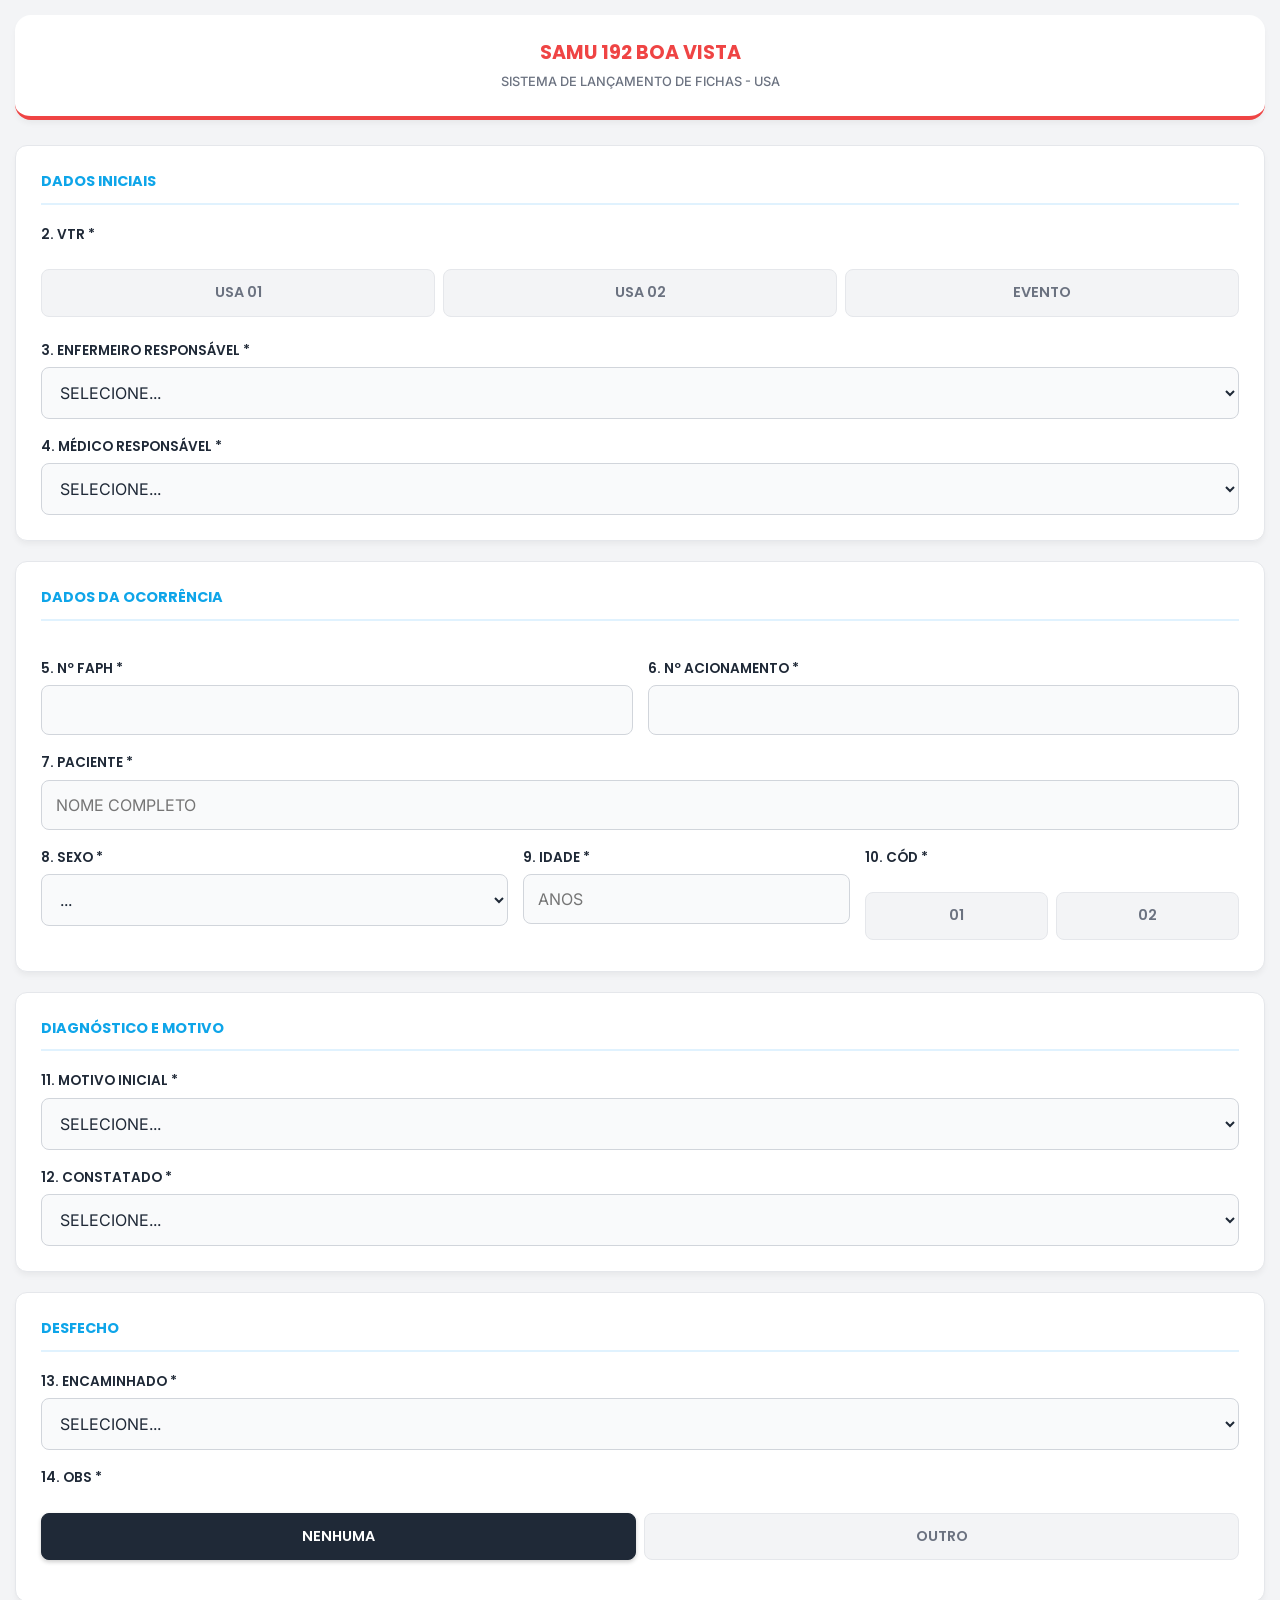
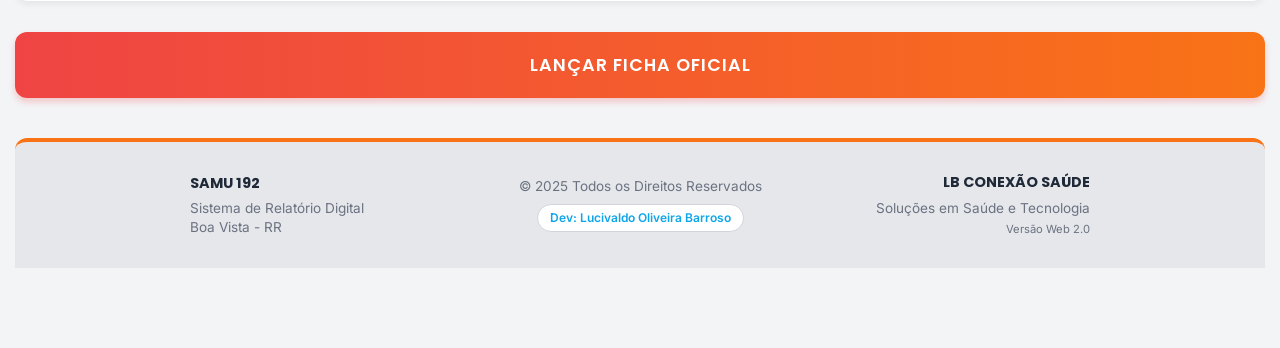
<file: 00usaslfindex.html>
<!DOCTYPE html>
<html lang="pt-br">
<head>
  <meta charset="UTF-8">
  <meta name="viewport" content="width=device-width, initial-scale=1.0, maximum-scale=1.0, user-scalable=no">
  <title>USA - Sistema de Lançamento de Fichas - SAMU 192</title>
  
  <link href="https://fonts.googleapis.com/css2?family=Inter:wght@400;500;600&family=Poppins:wght@500;600;700&display=swap" rel="stylesheet">

  <style>
    /* --- TEMA VISUAL (Idêntico ao Relatório Enfermeiro) --- */
    :root {
      --bg-color: #f3f4f6;
      --card-bg: #ffffff;
      --text-main: #1f2937;
      --text-muted: #6b7280;
      --samu-orange: #f97316;
      --samu-red: #ef4444;
      --samu-blue: #0ea5e9;
      --input-bg: #f9fafb;
      --border-color: #e5e7eb;
      --border-radius: 12px;
      --shadow: 0 4px 6px -1px rgba(0, 0, 0, 0.05);
    }

    * { box-sizing: border-box; -webkit-tap-highlight-color: transparent; }

    body {
      font-family: 'Inter', sans-serif;
      background-color: var(--bg-color);
      color: var(--text-main);
      margin: 0;
      padding: 15px;
      padding-bottom: 80px;
      line-height: 1.5;
    }

    /* Cabeçalho */
    header {
      text-align: center;
      margin-bottom: 25px;
      padding: 25px;
      background: var(--card-bg);
      border-radius: 16px;
      box-shadow: var(--shadow);
      border-bottom: 4px solid var(--samu-red);
    }

    header h1 {
      font-family: 'Poppins', sans-serif;
      font-size: 1.2rem;
      margin: 0;
      color: var(--samu-red);
      text-transform: uppercase;
      font-weight: 700;
      line-height: 1.4;
    }

    header div { font-size: 0.8rem; color: var(--text-muted); margin-top: 5px; font-weight: 500; text-transform: uppercase; }

    /* --- CARTÕES COM EFEITO DE MOVIMENTO --- */
    .card {
      background-color: var(--card-bg);
      padding: 25px;
      border-radius: var(--border-radius);
      margin-bottom: 20px;
      box-shadow: var(--shadow);
      border: 1px solid var(--border-color);
      
      /* Adicionado para suavizar o movimento */
      transition: transform 0.3s ease, box-shadow 0.3s ease, border-color 0.3s ease;
    }

    /* O Efeito Hover (Mouse por cima) */
    .card:hover {
      transform: translateY(-5px); /* Move 5px para cima */
      box-shadow: 0 12px 24px rgba(0, 0, 0, 0.1); /* Sombra mais forte */
      border-color: var(--samu-blue); /* Borda fica azul sutilmente */
    }

    .section-title {
      color: var(--samu-blue);
      font-size: 0.9rem;
      text-transform: uppercase;
      font-weight: 700;
      font-family: 'Poppins', sans-serif;
      border-bottom: 2px solid #e0f2fe;
      padding-bottom: 10px;
      margin-bottom: 20px;
    }

    /* Labels e Inputs */
    label {
      display: block;
      margin-top: 18px;
      color: var(--text-main);
      font-size: 0.85rem;
      font-weight: 600;
      text-transform: uppercase;
      font-family: 'Poppins', sans-serif;
      margin-bottom: 6px;
    }

    select, input[type="text"], input[type="number"], input[type="date"] {
      width: 100%;
      padding: 14px;
      background-color: var(--input-bg);
      border: 1px solid #d1d5db;
      border-radius: 8px;
      color: var(--text-main);
      font-size: 1rem;
      font-family: 'Inter', sans-serif;
      outline: none;
      transition: all 0.2s ease;
      text-transform: uppercase; /* Caps Lock Visual */
    }

    select:focus, input:focus {
      border-color: var(--samu-orange);
      background-color: #fff;
      box-shadow: 0 0 0 3px rgba(249, 115, 22, 0.1);
    }

    /* Radio Groups Estilizados */
    .radio-group { display: flex; gap: 8px; flex-wrap: wrap; margin-top: 5px; }
    .radio-option { flex: 1; min-width: 80px; }
    .radio-option input { display: none; }
    .radio-option label {
      display: flex; align-items: center; justify-content: center;
      padding: 12px;
      background: #f3f4f6;
      border: 1px solid #e5e7eb;
      border-radius: 8px;
      cursor: pointer;
      font-weight: 600;
      font-size: 0.9rem;
      color: var(--text-muted);
      transition: 0.2s;
    }
    .radio-option input:checked + label {
      background: var(--text-main); /* Cor escura do tema */
      color: white;
      border-color: var(--text-main);
      box-shadow: 0 2px 4px rgba(0,0,0,0.2);
    }

    /* Campos Ocultos "Outro" */
    .hidden-input {
      display: none;
      margin-top: 8px;
      animation: fadeIn 0.3s ease;
    }
    .hidden-input input {
      border-left: 4px solid var(--samu-orange);
      background-color: #fff7ed;
    }

    @keyframes fadeIn { from { opacity: 0; transform: translateY(-5px); } to { opacity: 1; transform: translateY(0); } }

    /* Opções Aprendidas */
    option.aprendida { background-color: #f0fdf4; color: #15803d; font-weight: 600; }

    /* Botão Salvar */
    button.submit {
      width: 100%;
      background: linear-gradient(to right, var(--samu-red), var(--samu-orange));
      color: white; border: none; padding: 20px; font-size: 1.1rem;
      font-family: 'Poppins', sans-serif; font-weight: 600;
      border-radius: 12px; cursor: pointer; margin-top: 10px;
      box-shadow: 0 4px 6px rgba(239, 68, 68, 0.25); letter-spacing: 1px;
      transition: transform 0.2s; /* Movimento no botão também */
    }
    button.submit:hover { transform: scale(1.02); }
    button.submit:disabled { background: #9ca3af; box-shadow: none; opacity: 0.7; transform: none;}

    /* --- RODAPÉ --- */
    footer {
      margin-top: 40px;
      padding: 30px 20px;
      background-color: #e5e7eb;
      border-top: 4px solid var(--samu-orange);
      border-radius: 12px 12px 0 0;
      font-size: 0.85rem;
      color: var(--text-muted);
    }

    .footer-content {
      display: flex;
      flex-wrap: wrap;
      justify-content: space-between;
      align-items: center;
      gap: 20px;
      max-width: 900px;
      margin: 0 auto;
    }

    .footer-section { flex: 1; min-width: 200px; text-align: center; }
    .footer-section h4 { margin: 0 0 5px 0; color: var(--text-main); font-family: 'Poppins', sans-serif; font-weight: 700; text-transform: uppercase; font-size: 0.9rem; }
    .footer-section p { margin: 0; line-height: 1.4; }

    .dev-tag {
      display: inline-block; margin-top: 8px; padding: 4px 12px;
      background-color: white; border: 1px solid #d1d5db; border-radius: 20px;
      font-size: 0.75rem; font-weight: 600; color: var(--samu-blue);
    }
    
    @media (max-width: 600px) {
      .footer-content { flex-direction: column; text-align: center; }
      .footer-section { text-align: center !important; }
    }
  </style>
</head>
<body>

<header>
  <h1>SAMU 192 BOA VISTA</h1>
  <div>SISTEMA DE LANÇAMENTO DE FICHAS - USA</div>
</header>

<form id="fichasForm" onsubmit="enviarDados(event)">

  <div class="card">
    <div class="section-title">Dados Iniciais</div>
    
    <label>2. VTR *</label>
    <div class="radio-group">
      <div class="radio-option"><input type="radio" name="vtr" id="u1" value="USA 01" required><label for="u1">USA 01</label></div>
      <div class="radio-option"><input type="radio" name="vtr" id="u2" value="USA 02"><label for="u2">USA 02</label></div>
      <div class="radio-option"><input type="radio" name="vtr" id="ev" value="EVENTO"><label for="ev">EVENTO</label></div>
    </div>

    <label>3. Enfermeiro Responsável *</label>
    <select name="enfermeiro" id="selEnf" onchange="checkOutro('selEnf','divOutroEnf')" required>
      <option value="" disabled selected>Selecione...</option>
      <option>DANIEL GUIMARÃES DA SILVA</option>
      <option>EDSON SOARES PINTO</option>
      <option>LUCIANO JOSÉ COUTINHO</option>
      <option>LUCIVALDO OLIVEIRA BARROSO</option>
      <option>MARIA DE LA PAZ PEREZ SAMPAIO</option>
      <option>MARINETE GOMES BARRETO</option>
      <option>SARA BRENDA DE SOUSA JESUS</option>
      <option>SHEYLA BATISTA DOS SANTOS</option>
      <option>GEISA CAMILA MOREIRA TAVARES DE MENEZES</option>
      <option>GERLIVANE ALVES DE FREITAS SOUSA</option>
      <option>GALTHAMA BRASIL</option>
      <option value="Outro">OUTRO...</option>
    </select>
    <div id="divOutroEnf" class="hidden-input"><input type="text" name="outro_enfermeiro" placeholder="Digite o nome"></div>

    <label>4. Médico Responsável *</label>
    <select name="medico" id="selMed" onchange="checkOutro('selMed','divOutroMed')" required>
      <option value="" disabled selected>Selecione...</option>
      <option>ALEXANDRE FEITOSA DA SILVA</option>
      <option>CLAUDIA KLECYANNE RODRIGUES DE BRITO</option>
      <option>DANNIEL SILVA DA ROCHA</option>
      <option>FRANCISCO ELADIO CAVALCANTE</option>
      <option>JEFFERSON MARTINS DE LIMA</option>
      <option>LEIDIANA COSTA NOBLES</option>
      <option>MARCOS VINICIUS VERAS DA ROCHA</option>
      <option>ROGER MALACARNE CALEFFI</option>
      <option>VALTECY MENDES ALMEIDA DE ALBUQUERQUE</option>
      <option>CELSO EDUARDO COSTA NERY</option>
      <option>TIAGO DE LIMA RODRIGUEZ</option>
      <option>FELIPE LEITE BARROS</option>
      <option>PAULO VICTOR PAZ MACHADO</option>
      <option value="Outro">OUTRO...</option>
    </select>
    <div id="divOutroMed" class="hidden-input"><input type="text" name="outro_medico" placeholder="Digite o nome"></div>
  </div>

  <div class="card">
    <div class="section-title">Dados da Ocorrência</div>
    
    <div style="display:flex; gap:15px;">
      <div style="flex:1;">
        <label>5. Nº FAPH *</label>
        <input type="number" name="faph" required>
      </div>
      <div style="flex:1;">
        <label>6. Nº Acionamento *</label>
        <input type="text" name="acionamento" required>
      </div>
    </div>

    <label>7. Paciente *</label>
    <input type="text" name="paciente" placeholder="NOME COMPLETO" required>

    <div style="display:flex; gap:15px; flex-wrap: wrap;">
      <div style="flex:1; min-width: 150px;">
        <label>8. Sexo *</label>
        <select name="sexo" id="selSexo" onchange="checkOutro('selSexo','divOutroSexo')" required>
            <option value="" disabled selected>...</option>
            <option>MASCULINO</option>
            <option>FEMININO</option>
            <option value="Outro">OUTRO</option>
        </select>
        <div id="divOutroSexo" class="hidden-input"><input type="text" name="outro_sexo"></div>
      </div>
      <div style="flex:0.7; min-width: 100px;">
        <label>9. Idade *</label>
        <input type="text" name="idade" placeholder="ANOS" required>
      </div>
      <div style="flex:0.8; min-width: 120px;">
          <label>10. Cód *</label>
          <div class="radio-group">
            <div class="radio-option"><input type="radio" name="codigo" id="c1" value="01" required><label for="c1">01</label></div>
            <div class="radio-option"><input type="radio" name="codigo" id="c2" value="02"><label for="c2">02</label></div>
          </div>
      </div>
    </div>
  </div>

  <div class="card">
    <div class="section-title">Diagnóstico e Motivo</div>

    <label>11. Motivo Inicial *</label>
    <select name="motivo" id="selMotivo" onchange="checkOutro('selMotivo','divOutroMotivo')" required>
      <option value="" disabled selected>Selecione...</option>
      <option>ACIDENTE DE TRÂNSITO</option>
      <option>AGRESÃO FÍSICA (FAF)</option>
      <option>AGRESÃO FÍSICA (FAB)</option>
      <option>AGRESÃO FÍSICA (ESPANCAMENTO)</option>
      <option>AFOGAMENTO</option>
      <option>QUEIMADURA</option>
      <option>URGÊNCIA PSQUIÁTRICA</option>
      <option>TENTATIVA DE SUICÍDIO</option>
      <option>ENVENENAMENTO</option>
      <option>CHOQUE ELÉTRICO</option>
      <option>QUEDA</option>
      <option>URGÊNCIA CLÍNICA</option>
      <option>URGÊNCIA OBSTÉTRICA</option>
      <option>TRASFERÊNCIA</option>
      <option>PCR</option>
      <option>AVC</option>
      <option>CRISE ASMÁTICA</option>
      <option>CRISE DE ANSIEDADE</option>
      <option>URGÊNCIA HIPERTENSIVA</option>
      <option value="Outro">OUTRO...</option>
    </select>
    <div id="divOutroMotivo" class="hidden-input"><input type="text" name="outro_motivo" placeholder="ESPECIFIQUE"></div>

    <label>12. Constatado *</label>
    <select name="constatado" id="selConst" onchange="checkOutro('selConst','divOutroConst')" required>
      <option value="" disabled selected>Selecione...</option>
      <option>ACIDENTE DE TRÂNSITO</option>
      <option>AGRESÃO FÍSICA (FAF)</option>
      <option>AGRESÃO FÍSICA (FAB)</option>
      <option>AGRESÃO FÍSICA (ESPANCAMENTO)</option>
      <option>AFOGAMENTO</option>
      <option>QUEIMADURA</option>
      <option>URGÊNCIA PSQUIÁTRICA</option>
      <option>TENTATIVA DE SUICÍDIO</option>
      <option>ENVENENAMENTO</option>
      <option>CHOQUE ELÉTRICO</option>
      <option>QUEDA</option>
      <option>URGÊNCIA CLÍNICA</option>
      <option>URGÊNCIA OBSTÉTRICA</option>
      <option>TRASFERÊNCIA</option>
      <option>PCR</option>
      <option>AVC</option>
      <option>CRISE ASMÁTICA</option>
      <option>CRISE DE ANSIEDADE</option>
      <option>URGÊNCIA HIPERTENSIVA</option>
      <option value="Outro">OUTRO...</option>
    </select>
    <div id="divOutroConst" class="hidden-input"><input type="text" name="outro_constatado" placeholder="ESPECIFIQUE"></div>
  </div>

  <div class="card">
    <div class="section-title">Desfecho</div>

    <label>13. Encaminhado *</label>
    <select name="encaminhado" id="selEnc" onchange="checkOutro('selEnc','divOutroEnc')" required>
      <option value="" disabled selected>Selecione...</option>
      <option>HGR</option>
      <option>PACCS</option>
      <option>HMI</option>
      <option>HCSA</option>
      <option>LIB. NO LOCAL</option>
      <option>ÓBITO</option>
      <option>RECUSOU ATENDIMENTO</option>
      <option>QTA</option>
      <option>QTH NÃO ENCONTRADO</option>
      <option value="Outro">OUTRO...</option>
    </select>
    <div id="divOutroEnc" class="hidden-input"><input type="text" name="outro_encaminhado" placeholder="NOVO LOCAL"></div>

    <label>14. OBS *</label>
    <div class="radio-group" style="margin-bottom: 10px;">
        <div class="radio-option">
            <input type="radio" name="obsOption" id="obsN" value="NENHUMA" checked onclick="toggleObs(false)">
            <label for="obsN">NENHUMA</label>
        </div>
        <div class="radio-option">
            <input type="radio" name="obsOption" id="obsO" value="CUSTOM_OBS" onclick="toggleObs(true)">
            <label for="obsO">OUTRO</label>
        </div>
    </div>
    <div id="divObsTexto" style="display:none;">
        <input type="text" name="obsTexto" id="inputObs" placeholder="DIGITE A OBSERVAÇÃO">
    </div>
  </div>

  <button type="submit" class="submit" id="btnSalvar">LANÇAR FICHA OFICIAL</button>
  
  <footer>
    <div class="footer-content">
      
      <div class="footer-section" style="text-align: left;">
        <h4>SAMU 192</h4>
        <p>Sistema de Relatório Digital</p>
        <p>Boa Vista - RR</p>
      </div>

      <div class="footer-section">
        <p>&copy; 2025 Todos os Direitos Reservados</p>
        <div class="dev-tag">Dev: Lucivaldo Oliveira Barroso</div>
      </div>

      <div class="footer-section" style="text-align: right;">
        <h4>LB CONEXÃO SAÚDE</h4>
        <p>Soluções em Saúde e Tecnologia</p>
        <p style="font-size: 0.7rem; margin-top: 4px;">Versão Web 2.0</p>
      </div>

    </div>
  </footer>

</form>

<script>
  // ==========================================================
  // CONFIGURAÇÃO DA API (LINK QUE VOCÊ ENVIOU)
  // ==========================================================
  const URL_API = "https://script.google.com/macros/s/AKfycbylR2Xlgd6J_qDhLyO3THN9T3XgKeLXwjmrVx2FGhJQ5GohlZjqvIOOVtBbd8w4kl5jow/exec"; 

  // --- CHAVES DE MEMÓRIA ---
  const KEY_ENF = 'samu_enf_custom';
  const KEY_MED = 'samu_med_custom';
  const KEY_MOTIVOS = 'samu_motivos_custom';
  const KEY_CONSTATADOS = 'samu_constatados_custom';
  const KEY_ENCAMINHADOS = 'samu_encaminhados_custom';
  const KEY_SEXO = 'samu_sexo_custom'; // Adicionei para garantir o sexo também

  // --- AUTO CAPS LOCK (EVITAR MEXER EM RADIOS) ---
  document.addEventListener('input', function(e) {
      // Só aplica UpperCase em campos de texto, ignora checkbox/radio/data
      if ((e.target.tagName === 'INPUT' || e.target.tagName === 'TEXTAREA') && 
           e.target.type !== 'date' && e.target.type !== 'radio' && e.target.type !== 'checkbox') {
        var start = e.target.selectionStart;
        var end = e.target.selectionEnd;
        e.target.value = e.target.value.toUpperCase();
        e.target.setSelectionRange(start, end);
    }
  });

  // --- MEMÓRIA DO SISTEMA ---
  function carregarOpcoesSalvas() {
    adicionarOpcoesAoSelect('selEnf', KEY_ENF);
    adicionarOpcoesAoSelect('selMed', KEY_MED);
    adicionarOpcoesAoSelect('selMotivo', KEY_MOTIVOS);
    adicionarOpcoesAoSelect('selConst', KEY_CONSTATADOS);
    adicionarOpcoesAoSelect('selEnc', KEY_ENCAMINHADOS);
    adicionarOpcoesAoSelect('selSexo', KEY_SEXO);
  }

  function adicionarOpcoesAoSelect(selectId, storageKey) {
    var select = document.getElementById(selectId);
    if(!select) return;
    
    var savedOptions = JSON.parse(localStorage.getItem(storageKey) || "[]");
    var outroOption = select.querySelector('option[value="Outro"]');
    
    // Remove opções já aprendidas para não duplicar na re-renderização
    select.querySelectorAll('.aprendida').forEach(opt => opt.remove());

    savedOptions.forEach(function(texto) {
      var opt = document.createElement('option');
      opt.value = texto;
      opt.innerText = texto + " (Salvo)";
      opt.classList.add('aprendida');
      // Insere antes do "Outros"
      if (outroOption) {
        select.insertBefore(opt, outroOption);
      } else {
        select.appendChild(opt);
      }
    });
  }

  function verificarESalvarNovoItem(selectId, inputName, storageKey, formElement) {
    var select = document.getElementById(selectId);
    var inputElement = formElement.querySelector('[name="' + inputName + '"]');
    if (!inputElement || !select) return;

    // Se selecionou 'Outro' e digitou algo válido
    if (select.value === 'Outro' && inputElement.value.trim() !== "") {
      var novoItem = inputElement.value.toUpperCase().trim();
      var listaAtual = JSON.parse(localStorage.getItem(storageKey) || "[]");
      
      // Adiciona na memória se não existir ainda
      if (!listaAtual.includes(novoItem)) {
        listaAtual.push(novoItem);
        localStorage.setItem(storageKey, JSON.stringify(listaAtual));
      }
    }
  }

  // --- CONTROLES VISUAIS ---
  function checkOutro(selectId, divId) {
    var val = document.getElementById(selectId).value;
    var div = document.getElementById(divId);
    var input = div.querySelector('input');
    if(val === 'Outro') {
       div.style.display = 'block'; input.required = true;
    } else {
       div.style.display = 'none'; input.required = false; input.value = '';
    }
  }

  function toggleObs(isOutro) {
    var div = document.getElementById('divObsTexto');
    var input = document.getElementById('inputObs');
    if(isOutro) {
       div.style.display = 'block'; input.required = true;
       // Limpa se tiver algo velho
    } else {
       div.style.display = 'none'; input.required = false; input.value = '';
    }
  }

  // --- ENVIO DOS DADOS ---
  function enviarDados(e) {
      e.preventDefault();
      var btn = document.getElementById('btnSalvar');
      var originalText = btn.innerText;
      btn.disabled = true;
      btn.innerText = "ENVIANDO DADOS...";

      var form = document.getElementById('fichasForm');
      var formData = new FormData(form);

      // 1. Salvar Memória Local (AQUI ACONTECE A MÁGICA DE APRENDER)
      verificarESalvarNovoItem('selEnf', 'outro_enfermeiro', KEY_ENF, form);
      verificarESalvarNovoItem('selMed', 'outro_medico', KEY_MED, form);
      verificarESalvarNovoItem('selMotivo', 'outro_motivo', KEY_MOTIVOS, form);
      verificarESalvarNovoItem('selConst', 'outro_constatado', KEY_CONSTATADOS, form);
      verificarESalvarNovoItem('selEnc', 'outro_encaminhado', KEY_ENCAMINHADOS, form);
      verificarESalvarNovoItem('selSexo', 'outro_sexo', KEY_SEXO, form);

      // 2. Lógica Corrigida para a OBS
      let obsFinal = "";
      if (formData.get('obsOption') === 'CUSTOM_OBS') {
          obsFinal = formData.get('obsTexto').toUpperCase(); // Garante maiúsculo
      } else {
          obsFinal = formData.get('obsOption');
      }

      // 3. Montar objeto final
      const data = {
        'Vtr': formData.get('vtr'),
        'Enfermeiro': (formData.get('enfermeiro') === 'Outro') ? formData.get('outro_enfermeiro') : formData.get('enfermeiro'),
        'Medico': (formData.get('medico') === 'Outro') ? formData.get('outro_medico') : formData.get('medico'),
        'Faph': formData.get('faph'),
        'Acionamento': formData.get('acionamento'),
        'Paciente': formData.get('paciente'),
        'Sexo': (formData.get('sexo') === 'Outro') ? formData.get('outro_sexo') : formData.get('sexo'),
        'Idade': formData.get('idade'),
        'Codigo': formData.get('codigo'),
        'Motivo': (formData.get('motivo') === 'Outro') ? formData.get('outro_motivo') : formData.get('motivo'),
        'Constatado': (formData.get('constatado') === 'Outro') ? formData.get('outro_constatado') : formData.get('constatado'),
        'Encaminhado': (formData.get('encaminhado') === 'Outro') ? formData.get('outro_encaminhado') : formData.get('encaminhado'),
        'Obs': obsFinal 
      };

      const params = new URLSearchParams(data);

      fetch(URL_API, {
          method: 'POST',
          body: params
      })
      .then(response => response.json())
      .then(result => {
          if (result.result === 'success') {
             alert('✅ FICHA LANÇADA COM SUCESSO!');
             form.reset();
             document.querySelectorAll('.hidden-input').forEach(div => div.style.display = 'none');
             document.getElementById('divObsTexto').style.display = 'none';
             // RECARREGA A LISTA PARA MOSTRAR OS NOVOS ITENS IMEDIATAMENTE
             carregarOpcoesSalvas();
             window.scrollTo(0, 0);
          } else {
             alert('⚠️ Erro ao salvar na planilha. Tente novamente.');
             console.error(result);
          }
          btn.disabled = false;
          btn.innerText = originalText;
      })
      .catch(error => {
          console.error('Erro:', error);
          alert('✅ FICHA ENVIADA! \n(Nota: O Google às vezes não confirma o retorno, mas os dados foram enviados).');
          form.reset();
          carregarOpcoesSalvas(); // Recarrega listas mesmo no catch
          btn.disabled = false;
          btn.innerText = originalText;
          window.scrollTo(0, 0);
      });
  }

  window.onload = carregarOpcoesSalvas;

</script>

</body>
</html>
</file>
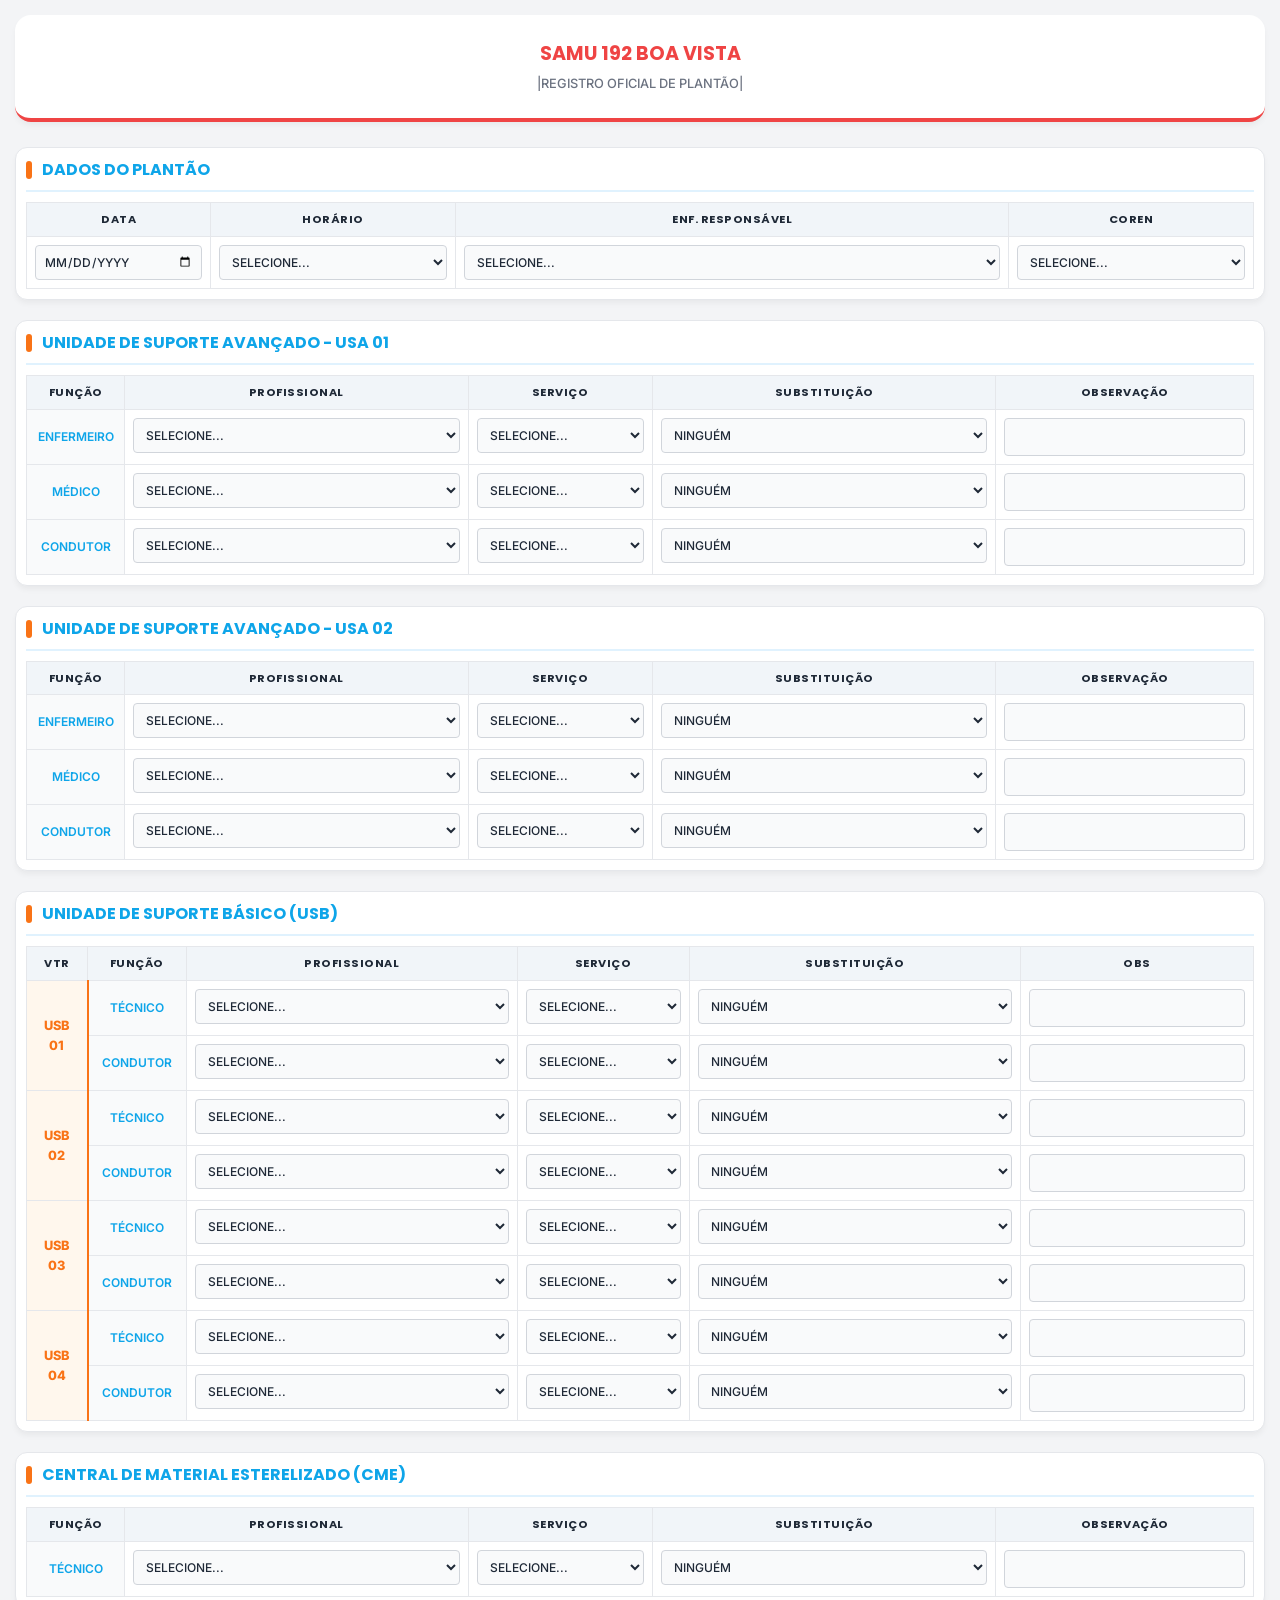
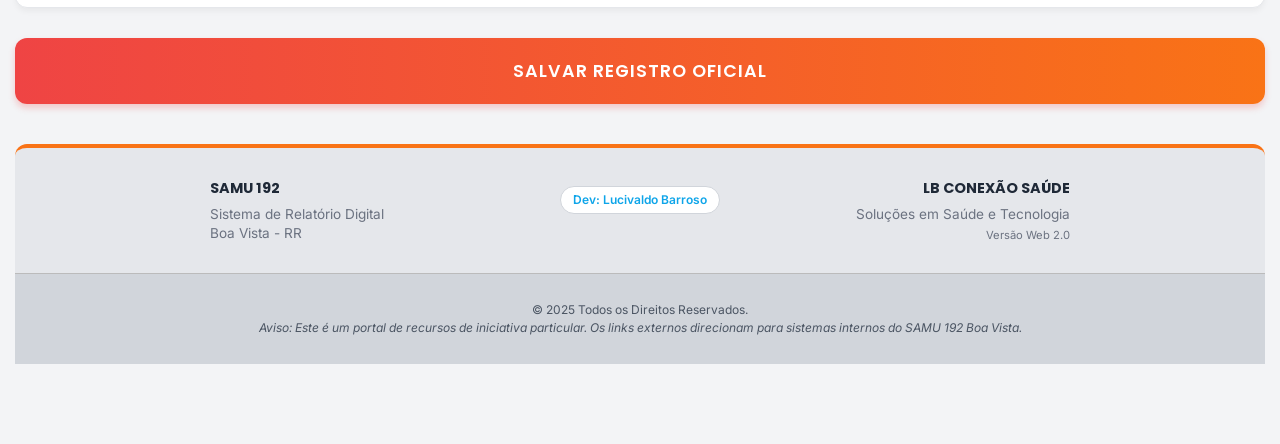
<file: registro-de-plantao.html>
<!DOCTYPE html>
<html lang="pt-br">
<head>
    <meta charset="UTF-8">
    <meta name="viewport" content="width=device-width, initial-scale=1.0, maximum-scale=1.0, user-scalable=no">
    <title>REGISTRO DE PLANTÃO|SAMU 192</title>
    
    <link href="https://fonts.googleapis.com/css2?family=Inter:wght@400;500;600&family=Poppins:wght@500;600;700&display=swap" rel="stylesheet">

    <style>
        /* =========================================
           ESTILOS GERAIS (DESKTOP & BASE)
           ========================================= */
        :root {
            --bg-color: #f3f4f6;
            --card-bg: #ffffff;
            --text-main: #1f2937;
            --text-muted: #6b7280;
            --samu-orange: #f97316;
            --samu-red: #ef4444;
            --samu-blue: #0ea5e9;
            --input-bg: #f9fafb;
            --border-color: #e5e7eb;
            --border-radius: 12px;
            --shadow: 0 4px 6px -1px rgba(0, 0, 0, 0.05);
            --header-bg-table: #f1f5f9;
            --footer-bg: #e5e7eb;
        }

        * { box-sizing: border-box; -webkit-tap-highlight-color: transparent; }

        body {
            font-family: 'Inter', sans-serif;
            background-color: var(--bg-color);
            color: var(--text-main);
            margin: 0;
            padding: 15px;
            padding-bottom: 80px;
            line-height: 1.5;
        }

        /* HEADER */
        header {
            text-align: center;
            margin-bottom: 25px;
            padding: 25px;
            background: var(--card-bg);
            border-radius: 16px;
            box-shadow: var(--shadow);
            border-bottom: 4px solid var(--samu-red);
        }
        header h1 { font-family: 'Poppins', sans-serif; font-size: 1.2rem; margin: 0; color: var(--samu-red); text-transform: uppercase; font-weight: 700; }
        header div { font-size: 0.8rem; color: var(--text-muted); margin-top: 5px; font-weight: 500; text-transform: uppercase; }

        /* CARD TABLE CONTAINER */
        .card-table {
            background-color: var(--card-bg);
            border-radius: var(--border-radius);
            margin-bottom: 20px;
            box-shadow: var(--shadow);
            border: 1px solid var(--border-color);
            padding: 10px;
            overflow: hidden; 
        }

        .section-title {
            font-family: 'Poppins', sans-serif;
            color: var(--samu-blue);
            font-weight: 700;
            font-size: 1rem;
            margin-bottom: 10px;
            padding-bottom: 8px;
            border-bottom: 2px solid #e0f2fe;
            text-transform: uppercase;
            display: flex; align-items: center;
        }
        .section-title::before {
            content: ''; display: inline-block; width: 6px; height: 18px;
            background-color: var(--samu-orange); margin-right: 10px; border-radius: 4px;
        }

        /* TABELA DESKTOP */
        .table-responsive { width: 100%; overflow-x: auto; }

        table {
            width: 100%;
            border-collapse: collapse;
            font-size: 0.8rem;
            min-width: 950px; /* Garante visual perfeito no PC */
            table-layout: fixed; 
        }

        th, td {
            padding: 8px;
            border: 1px solid var(--border-color);
            text-align: left;
            vertical-align: top; 
        }

        th {
            background-color: var(--header-bg-table);
            color: var(--text-main);
            font-weight: 700;
            text-transform: uppercase;
            font-family: 'Poppins', sans-serif;
            font-size: 0.7rem;
            letter-spacing: 0.5px;
            vertical-align: middle;
            text-align: center;
        }

        /* INPUTS GERAIS */
        select, input[type="text"], input[type="date"], textarea {
            width: 100%;
            padding: 8px;
            background-color: var(--input-bg);
            border: 1px solid #d1d5db;
            border-radius: 4px;
            color: var(--text-main);
            font-size: 0.75rem;
            font-family: 'Inter', sans-serif;
            font-weight: 500;
            outline: none;
            transition: all 0.2s ease;
            text-transform: uppercase;
            white-space: pre-wrap; 
        }
        select { text-overflow: ellipsis; }
        
        textarea {
            resize: none; overflow: hidden; min-height: 38px; height: auto; line-height: 1.3; display: block;
        }

        select:focus, input:focus, textarea:focus {
            border-color: var(--samu-orange);
            background-color: #fff;
            box-shadow: 0 0 0 2px rgba(249, 115, 22, 0.1);
        }

        /* ESTILOS DE CÉLULA DESKTOP */
        td.col-funcao {
            background-color: #f9fafb;
            font-weight: 600;
            color: var(--samu-blue);
            text-align: center;
            font-size: 0.75rem;
            vertical-align: middle;
        }
        
        td.vtr-cell {
            background-color: #fff7ed;
            color: var(--samu-orange);
            font-weight: 800;
            text-align: center;
            border-right: 2px solid var(--samu-orange);
            vertical-align: middle;
        }

        /* =========================================
           AJUSTES PARA CELULAR (MOBILE OPTIMIZATION)
           ========================================= */
        @media (max-width: 768px) {
            /* Transforma tabela em blocos */
            table, thead, tbody, th, td, tr { display: block; }
            thead tr { position: absolute; top: -9999px; left: -9999px; }
            table { min-width: 100%; }

            /* Cada linha vira um "Cartão" separado */
            tr { 
                margin-bottom: 20px; /* Mais espaço entre profissionais */
                border: 1px solid #d1d5db; 
                border-radius: 12px; /* Borda mais arredondada */
                overflow: hidden;
                box-shadow: 0 4px 6px rgba(0,0,0,0.06); /* Sombra mais destacada */
                background: white;
            }
            
            /* Ajuste das células */
            td { 
                border: none;
                border-bottom: 1px solid #f0f0f0; 
                position: relative;
                padding: 10px 15px 10px 15px; /* Padding confortável */
                display: flex;
                flex-direction: column;
            }
            td:last-child { border-bottom: none; }

            /* Rótulos (Labels) acima do input */
            td::before { 
                content: attr(data-label); 
                font-size: 0.7rem; 
                font-weight: 700;
                color: var(--samu-red); 
                text-transform: uppercase;
                margin-bottom: 4px;
                display: block;
            }

            /* Inputs Maiores para Dedo */
            select, input[type="text"], input[type="date"], textarea {
                font-size: 16px; /* Evita zoom no iPhone */
                padding: 12px; /* Área de toque maior */
                height: auto;
                min-height: 48px; /* Altura mínima confortável */
                border: 1px solid #ccc;
            }

            /* Estilo Especial para a Célula de FUNÇÃO (Vira o cabeçalho do card) */
            td.col-funcao {
                background-color: #e0f2fe; /* Azul claro destaque */
                color: var(--samu-blue);
                font-size: 1rem;
                padding: 12px;
                text-align: left;
                border-bottom: 2px solid var(--samu-blue);
                text-transform: uppercase;
                letter-spacing: 1px;
            }
            td.col-funcao::before { content: none; } /* Remove label duplicado */
            
            /* Estilo Especial para a Célula de VIATURA (Vira cabeçalho laranja) */
            td.vtr-cell { 
                width: 100%; 
                border-right: none; 
                border-bottom: 4px solid var(--samu-orange); 
                padding: 12px;
                background-color: var(--samu-orange);
                color: white;
                font-size: 1.2rem;
                text-align: center;
            }
        }

        /* BUTTON */
        button.submit {
            width: 100%;
            background: linear-gradient(to right, var(--samu-red), var(--samu-orange));
            color: white; border: none; padding: 20px;
            font-size: 1.1rem; font-family: 'Poppins', sans-serif; font-weight: 600;
            border-radius: 12px; cursor: pointer; margin-top: 10px; margin-bottom: 40px;
            box-shadow: 0 4px 6px rgba(239, 68, 68, 0.25);
            letter-spacing: 1px; transition: transform 0.2s;
        }
        button.submit:hover { transform: scale(1.01); }
        button.submit:disabled { background: #9ca3af; transform: none; box-shadow: none; }

        /* FOOTER */
        footer {
            margin-top: auto; background-color: var(--footer-bg);
            border-top: 4px solid var(--samu-orange); color: var(--text-muted);
            font-size: 0.85rem; display: flex; flex-direction: column;
            border-radius: 12px 12px 0 0; 
        }
        .footer-content {
            display: flex; flex-wrap: wrap; justify-content: space-between; align-items: flex-start;
            gap: 20px; max-width: 900px; margin: 0 auto; padding: 30px 20px; width: 100%;
        }
        .footer-section { flex: 1; min-width: 200px; text-align: center; }
        .footer-section h4 {
            margin: 0 0 5px 0; color: var(--text-main); font-family: 'Poppins', sans-serif; font-weight: 700;
            text-transform: uppercase; font-size: 0.9rem;
        }
        .footer-section p { margin: 0; line-height: 1.4; }
        .dev-tag {
            display: inline-block; margin-top: 8px; padding: 4px 12px;
            background-color: white; border: 1px solid #d1d5db; border-radius: 20px;
            font-size: 0.75rem; font-weight: 600; color: var(--samu-blue);
        }
        .footer-legal {
            width: 100%; background-color: #d1d5db; padding: 15px 20px;
            text-align: center; font-size: 0.75rem; color: #4b5563; border-top: 1px solid #bbb;
        }
        @media (max-width: 600px) {
            .footer-content { flex-direction: column; text-align: center; }
            .footer-section { text-align: center !important; margin-bottom: 15px; }
        }
    </style>
</head>
<body>

<header>
    <h1>SAMU 192 BOA VISTA</h1>
    <div> |Registro Oficial de Plantão|</div>
</header>

<form id="plantaoForm" onsubmit="prepararEEnviar(event)">

    <div class="card-table">
        <div class="section-title">DADOS DO PLANTÃO</div>
        <div class="table-responsive">
            <table>
                <colgroup>
                    <col style="width: 15%"> 
                    <col style="width: 20%"> 
                    <col style="width: 45%"> 
                    <col style="width: 20%"> 
                </colgroup>
                <thead>
                    <tr>
                        <th>DATA</th>
                        <th>HORÁRIO</th>
                        <th>ENF. RESPONSÁVEL</th>
                        <th>COREN</th>
                    </tr>
                </thead>
                <tbody>
                    <tr>
                        <td data-label="DATA"><input type="date" name="dataPlantao" required></td>
                        <td data-label="HORÁRIO">
                            <select name="horario" required>
                                <option value="" disabled selected>SELECIONE...</option>
                                <option>06:00 AS 12:00</option><option>12:00 AS 18:00</option>
                                <option>18:00 AS 06:00</option><option>06:00 AS 18:00</option>
                                <option>19:00 AS 01:00 (EVENTO)</option>
                                <option>OUTROS, INFORMAR...</option>
                            </select>
                        </td>
                        <td data-label="ENF. RESPONSÁVEL"><select name="respPreenchimento" class="list-enfermeiros" required><option value="" disabled selected>Selecione...</option></select></td>
                        <td data-label="COREN">
                            <select name="coren" required>
                                <option value="" disabled selected>SELECIONE...</option>
                                <option>260.099</option><option>466.133</option><option>349.953</option>
                                <option>273.275</option><option>265.710</option><option>115.223</option>
                                <option>349.963</option><option>662.963</option><option>248.169</option>
                                <option>354.666</option><option>618.059</option>
                                <option>OUTROS, INFORMAR...</option>
                            </select>
                        </td>
                    </tr>
                </tbody>
            </table>
        </div>
    </div>

    <div class="card-table">
        <div class="section-title">UNIDADE DE SUPORTE AVANÇADO  - USA 01</div>
        <div class="table-responsive">
            <table>
                <colgroup>
                    <col style="width: 8%">  
                    <col style="width: 28%"> 
                    <col style="width: 15%"> 
                    <col style="width: 28%"> 
                    <col style="width: 21%"> 
                </colgroup>
                <thead>
                    <tr>
                        <th>FUNÇÃO</th>
                        <th>PROFISSIONAL</th>
                        <th>SERVIÇO</th>
                        <th>SUBSTITUIÇÃO</th>
                        <th>OBSERVAÇÃO</th>
                    </tr>
                </thead>
                <tbody>
                    <tr>
                        <td class="col-funcao">ENFERMEIRO</td>
                        <td data-label="ENFERMEIRO"><select name="usa01_enfermeiro" class="list-enfermeiros" required><option value="" selected>Selecione...</option></select></td>
                        <td data-label="SERVIÇO"><select name="usa01_servico_enf" class="list-servicos" required><option value="" selected>Selecione...</option></select></td>
                        <td data-label="SUBSTITUIÇÃO"><select name="usa01_subs_enf" class="list-enfermeiros-subs"><option value="" selected>Ninguém</option></select></td>
                        <td data-label="OBSERVAÇÃO"><textarea name="usa01_obs_enf" rows="1" oninput="autoResize(this)"></textarea></td>
                    </tr>
                    <tr>
                        <td class="col-funcao">MÉDICO</td>
                        <td data-label="MÉDICO"><select name="usa01_medico" class="list-medicos" required><option value="" selected>Selecione...</option></select></td>
                        <td data-label="SERVIÇO"><select name="usa01_servico_med" class="list-servicos" required><option value="" selected>Selecione...</option></select></td>
                        <td data-label="SUBSTITUIÇÃO"><select name="usa01_subs_med" class="list-medicos-subs"><option value="" selected>Ninguém</option></select></td>
                        <td data-label="OBSERVAÇÃO"><textarea name="usa01_obs_med" rows="1" oninput="autoResize(this)"></textarea></td>
                    </tr>
                    <tr>
                        <td class="col-funcao">CONDUTOR</td>
                        <td data-label="CONDUTOR"><select name="usa01_condutor" class="list-condutores" required><option value="" selected>Selecione...</option></select></td>
                        <td data-label="SERVIÇO"><select name="usa01_servico_cond" class="list-servicos" required><option value="" selected>Selecione...</option></select></td>
                        <td data-label="SUBSTITUIÇÃO"><select name="usa01_subs_cond" class="list-condutores-subs"><option value="" selected>Ninguém</option></select></td>
                        <td data-label="OBSERVAÇÃO"><textarea name="usa01_obs_cond" rows="1" oninput="autoResize(this)"></textarea></td>
                    </tr>
                </tbody>
            </table>
        </div>
    </div>

    <div class="card-table">
        <div class="section-title">UNIDADE DE SUPORTE AVANÇADO  - USA 02</div>
        <div class="table-responsive">
            <table>
                <colgroup>
                    <col style="width: 8%">
                    <col style="width: 28%">
                    <col style="width: 15%">
                    <col style="width: 28%">
                    <col style="width: 21%">
                </colgroup>
                <thead>
                    <tr>
                        <th>FUNÇÃO</th>
                        <th>PROFISSIONAL</th>
                        <th>SERVIÇO</th>
                        <th>SUBSTITUIÇÃO</th>
                        <th>OBSERVAÇÃO</th>
                    </tr>
                </thead>
                <tbody>
                    <tr>
                        <td class="col-funcao">ENFERMEIRO</td>
                        <td data-label="ENFERMEIRO"><select name="usa02_enfermeiro" class="list-enfermeiros" required><option value="" selected>Selecione...</option></select></td>
                        <td data-label="SERVIÇO"><select name="usa02_servico_enf" class="list-servicos" required><option value="" selected>Selecione...</option></select></td>
                        <td data-label="SUBSTITUIÇÃO"><select name="usa02_subs_enf" class="list-enfermeiros-subs"><option value="" selected>Ninguém</option></select></td>
                        <td data-label="OBSERVAÇÃO"><textarea name="usa02_obs_enf" rows="1" oninput="autoResize(this)"></textarea></td>
                    </tr>
                    <tr>
                        <td class="col-funcao">MÉDICO</td>
                        <td data-label="MÉDICO"><select name="usa02_medico" class="list-medicos" required><option value="" selected>Selecione...</option></select></td>
                        <td data-label="SERVIÇO"><select name="usa02_servico_med" class="list-servicos" required><option value="" selected>Selecione...</option></select></td>
                        <td data-label="SUBSTITUIÇÃO"><select name="usa02_subs_med" class="list-medicos-subs"><option value="" selected>Ninguém</option></select></td>
                        <td data-label="OBSERVAÇÃO"><textarea name="usa02_obs_med" rows="1" oninput="autoResize(this)"></textarea></td>
                    </tr>
                    <tr>
                        <td class="col-funcao">CONDUTOR</td>
                        <td data-label="CONDUTOR"><select name="usa02_condutor" class="list-condutores" required><option value="" selected>Selecione...</option></select></td>
                        <td data-label="SERVIÇO"><select name="usa02_servico_cond" class="list-servicos" required><option value="" selected>Selecione...</option></select></td>
                        <td data-label="SUBSTITUIÇÃO"><select name="usa02_subs_cond" class="list-condutores-subs"><option value="" selected>Ninguém</option></select></td>
                        <td data-label="OBSERVAÇÃO"><textarea name="usa02_obs_cond" rows="1" oninput="autoResize(this)"></textarea></td>
                    </tr>
                </tbody>
            </table>
        </div>
    </div>

    <div class="card-table">
        <div class="section-title">UNIDADE DE SUPORTE BÁSICO (USB)</div>
        <div class="table-responsive">
            <table>
                <colgroup>
                    <col style="width: 5%"> 
                    <col style="width: 8%"> 
                    <col style="width: 27%"> 
                    <col style="width: 14%"> 
                    <col style="width: 27%"> 
                    <col style="width: 19%"> 
                </colgroup>
                <thead>
                    <tr>
                        <th>VTR</th>
                        <th>FUNÇÃO</th>
                        <th>PROFISSIONAL</th>
                        <th>SERVIÇO</th>
                        <th>SUBSTITUIÇÃO</th>
                        <th>OBS</th>
                    </tr>
                </thead>
                <tbody>
                    <tr>
                        <td rowspan="2" class="vtr-cell">USB 01</td>
                        <td class="col-funcao">TÉCNICO</td>
                        <td data-label="TÉCNICO"><select name="usb01_tec" class="list-tecnicos" required><option value="" selected>Selecione...</option></select></td>
                        <td data-label="SERVIÇO"><select name="usb01_servico_tec" class="list-servicos" required><option value="" selected>Selecione...</option></select></td>
                        <td data-label="SUBSTITUIÇÃO"><select name="usb01_subs_tec" class="list-tecnicos-subs"><option value="" selected>Ninguém</option></select></td>
                        <td data-label="OBSERVAÇÃO"><textarea name="usb01_obs_tec" rows="1" oninput="autoResize(this)"></textarea></td>
                    </tr>
                    <tr>
                        <td class="col-funcao">CONDUTOR</td>
                        <td data-label="CONDUTOR"><select name="usb01_condutor" class="list-condutores" required><option value="" selected>Selecione...</option></select></td>
                        <td data-label="SERVIÇO"><select name="usb01_servico_cond" class="list-servicos" required><option value="" selected>Selecione...</option></select></td>
                        <td data-label="SUBSTITUIÇÃO"><select name="usb01_subs_cond" class="list-condutores-subs"><option value="" selected>Ninguém</option></select></td>
                        <td data-label="OBSERVAÇÃO"><textarea name="usb01_obs_cond" rows="1" oninput="autoResize(this)"></textarea></td>
                    </tr>

                    <tr>
                        <td rowspan="2" class="vtr-cell">USB 02</td>
                        <td class="col-funcao">TÉCNICO</td>
                        <td data-label="TÉCNICO"><select name="usb02_tec" class="list-tecnicos" required><option value="" selected>Selecione...</option></select></td>
                        <td data-label="SERVIÇO"><select name="usb02_servico_tec" class="list-servicos" required><option value="" selected>Selecione...</option></select></td>
                        <td data-label="SUBSTITUIÇÃO"><select name="usb02_subs_tec" class="list-tecnicos-subs"><option value="" selected>Ninguém</option></select></td>
                        <td data-label="OBSERVAÇÃO"><textarea name="usb02_obs_tec" rows="1" oninput="autoResize(this)"></textarea></td>
                    </tr>
                    <tr>
                        <td class="col-funcao">CONDUTOR</td>
                        <td data-label="CONDUTOR"><select name="usb02_condutor" class="list-condutores" required><option value="" selected>Selecione...</option></select></td>
                        <td data-label="SERVIÇO"><select name="usb02_servico_cond" class="list-servicos" required><option value="" selected>Selecione...</option></select></td>
                        <td data-label="SUBSTITUIÇÃO"><select name="usb02_subs_cond" class="list-condutores-subs"><option value="" selected>Ninguém</option></select></td>
                        <td data-label="OBSERVAÇÃO"><textarea name="usb02_obs_cond" rows="1" oninput="autoResize(this)"></textarea></td>
                    </tr>

                    <tr>
                        <td rowspan="2" class="vtr-cell">USB 03</td>
                        <td class="col-funcao">TÉCNICO</td>
                        <td data-label="TÉCNICO"><select name="usb03_tec" class="list-tecnicos" required><option value="" selected>Selecione...</option></select></td>
                        <td data-label="SERVIÇO"><select name="usb03_servico_tec" class="list-servicos" required><option value="" selected>Selecione...</option></select></td>
                        <td data-label="SUBSTITUIÇÃO"><select name="usb03_subs_tec" class="list-tecnicos-subs"><option value="" selected>Ninguém</option></select></td>
                        <td data-label="OBSERVAÇÃO"><textarea name="usb03_obs_tec" rows="1" oninput="autoResize(this)"></textarea></td>
                    </tr>
                    <tr>
                        <td class="col-funcao">CONDUTOR</td>
                        <td data-label="CONDUTOR"><select name="usb03_condutor" class="list-condutores" required><option value="" selected>Selecione...</option></select></td>
                        <td data-label="SERVIÇO"><select name="usb03_servico_cond" class="list-servicos" required><option value="" selected>Selecione...</option></select></td>
                        <td data-label="SUBSTITUIÇÃO"><select name="usb03_subs_cond" class="list-condutores-subs"><option value="" selected>Ninguém</option></select></td>
                        <td data-label="OBSERVAÇÃO"><textarea name="usb03_obs_cond" rows="1" oninput="autoResize(this)"></textarea></td>
                    </tr>

                    <tr>
                        <td rowspan="2" class="vtr-cell">USB 04</td>
                        <td class="col-funcao">TÉCNICO</td>
                        <td data-label="TÉCNICO"><select name="usb04_tec" class="list-tecnicos" required><option value="" selected>Selecione...</option></select></td>
                        <td data-label="SERVIÇO"><select name="usb04_servico_tec" class="list-servicos" required><option value="" selected>Selecione...</option></select></td>
                        <td data-label="SUBSTITUIÇÃO"><select name="usb04_subs_tec" class="list-tecnicos-subs"><option value="" selected>Ninguém</option></select></td>
                        <td data-label="OBSERVAÇÃO"><textarea name="usb04_obs_tec" rows="1" oninput="autoResize(this)"></textarea></td>
                    </tr>
                    <tr>
                        <td class="col-funcao">CONDUTOR</td>
                        <td data-label="CONDUTOR"><select name="usb04_condutor" class="list-condutores" required><option value="" selected>Selecione...</option></select></td>
                        <td data-label="SERVIÇO"><select name="usb04_servico_cond" class="list-servicos" required><option value="" selected>Selecione...</option></select></td>
                        <td data-label="SUBSTITUIÇÃO"><select name="usb04_subs_cond" class="list-condutores-subs"><option value="" selected>Ninguém</option></select></td>
                        <td data-label="OBSERVAÇÃO"><textarea name="usb04_obs_cond" rows="1" oninput="autoResize(this)"></textarea></td>
                    </tr>
                </tbody>
            </table>
        </div>
    </div>

    <div class="card-table">
        <div class="section-title">CENTRAL DE MATERIAL ESTERELIZADO (CME)</div>
        <div class="table-responsive">
            <table>
                <colgroup>
                    <col style="width: 8%">
                    <col style="width: 28%">
                    <col style="width: 15%">
                    <col style="width: 28%">
                    <col style="width: 21%">
                </colgroup>
                <thead>
                    <tr>
                        <th>FUNÇÃO</th>
                        <th>PROFISSIONAL</th>
                        <th>SERVIÇO</th>
                        <th>SUBSTITUIÇÃO</th>
                        <th>OBSERVAÇÃO</th>
                    </tr>
                </thead>
                <tbody>
                    <tr>
                        <td class="col-funcao">TÉCNICO</td>
                        <td data-label="TÉCNICO"><select name="cme_tec" class="list-tecnicos" required><option value="" selected>Selecione...</option></select></td>
                        <td data-label="SERVIÇO"><select name="cme_servico_tec" class="list-servicos" required><option value="" selected>Selecione...</option></select></td>
                        <td data-label="SUBSTITUIÇÃO"><select name="cme_subs_tec" class="list-tecnicos-subs"><option value="" selected>Ninguém</option></select></td>
                        <td data-label="OBSERVAÇÃO"><textarea name="cme_obs_tec" rows="1" oninput="autoResize(this)"></textarea></td>
                    </tr>
                </tbody>
            </table>
        </div>
    </div>

    <input type="hidden" name="plantao_detalhes_json" id="plantao_detalhes_json">
    
    <button type="submit" class="submit" id="btnSalvar">SALVAR REGISTRO OFICIAL</button>

</form>

<footer>
    <div class="footer-content">
        <div class="footer-section" style="text-align: left;">
            <h4>SAMU 192</h4>
            <p>Sistema de Relatório Digital</p>
            <p>Boa Vista - RR</p>
        </div>
        <div class="footer-section">
            <div class="dev-tag">Dev: Lucivaldo Barroso</div>
        </div>
        <div class="footer-section" style="text-align: right;">
            <h4>LB CONEXÃO SAÚDE</h4>
            <p>Soluções em Saúde e Tecnologia</p>
            <p style="font-size: 0.7rem; margin-top: 4px;">Versão Web 2.0</p>
        </div>
    </div>
    <div class="footer-legal">
        <p>
            © 2025 Todos os Direitos Reservados. <br>
            <em>Aviso: Este é um portal de recursos de iniciativa particular. Os links externos direcionam para sistemas internos do SAMU 192 Boa Vista.</em>
        </p>
    </div>
</footer>

<script>
    // ==========================================================
    const URL_API = "https://script.google.com/macros/s/AKfycbytCs6E_cU1TMiX_sjeF6ovRvPGLmkUfsA9qAVfSVq5K2OFakIqn3vvxd-Bn7rTwBy-DQ/exec"; 
    
    // LISTAS COM "OUTROS, INFORMAR..." NO FINAL
    const SERVICOS = ["CARGA HORARIA", "ATESTADO MÉDICO", "TROCA", "FALTA", "FOLGA - FALTA DE EQUIPE", "FOLGA - VTR EM MANUTENÇÃO", "EXTRA", "EXTRA DE FALTA", "EXTRA DE ATESTADO MÉDICO", "EXTRA DE LICENÇA PRÊMIO", "EXTRA DEMAIS LICENÇAS", "J/7 FALTA DE ENFERMEIRO", "J/7 FALTA DE MÉDICO", "J/7 FALTA DE ECONDUTOR", "NÃO INFORMADO PELO SERVIDOR", "OUTROS, INFORMAR..."];
    const ENFERMEIROS = ["DANIEL GUIMARÃES DA SILVA", "EDSON SOARES PINTO", "GEISA CAMILA MOREIRA TAVARES DE MENEZES", "GERLIVANE ALVES DE FREITAS SOUSA", "LUCIANO JOSÉ COUTINHO", "LUCIVALDO OLIVEIRA BARROSO", "MARIA DE LA PAZ PEREZ SAMPAIO", "MARINETE GOMES BARRETO", "SARA BRENDA DE SOUSA JESUS", "SHEYLA BATISTA DOS SANTOS", "GALTHAMA BRASIL", "OUTROS, INFORMAR..."];
    const MEDICOS = ["ALEXANDRE FEITOSA DA SILVA", "CLAUDIA KLECYANNE RODRIGUES DE BRITO", "DANNIEL SILVA DA ROCHA", "FRANCISCO ELADIO CAVALCANTE", "JEFFERSON MARTINS DE LIMA", "LEIDIANA COSTA NOBLES", "MARCOS VINICIUS VERAS DA ROCHA", "ROGER MALACARNE CALEFFI", "VALTECY MENDES ALMEIDA DE ALBUQUERQUE", "CELSO EDUARDO COSTA NERY", "FELIPE LEITE BARROS", "PAULO VICTOR PAZ MACHADO", "TIAGO DE LIMA RODRIGUEZ", "OUTROS, INFORMAR..."];
    const CONDUTORES = ["ADILSON JOSE DA SILVA BARROSO FILHO", "ANTONIO MARCOS RODRIGUES DA SILVA", "CASSIO CONRADO DIAS MENEZES", "CLEVERTTON ARAÚJO FALCÃO", "DANIEL MARTINS DA SILVA", "DELFRAN DE ALMEIDA DOS REIS", "DIONE DA SILVA BRITO", "ERNANE MORAIS DA SILVA", "EVERSON PEIXOTO DA SILVA", "FELIX DA SILVA ALMEIDA", "FRANCIVALDO RIBEIRO COSTA", "JOSE CARLOS SILVA SOUSA", "JOSE DANIEL DE PAULA FILHO", "JOSE MATÃO DA ROCHA NETO", "JULIO APOLINARIO DA SILVA", "LEANDRO CARVALHO MARQUES", "LINDOMAR ELIAS DE SOUSA", "MARCOS AURÉLIO CUNHA DA SILVA", "MARCOS DE SOUZA CRUZ", "PAULO SÉRGIO DE SOUZA LIMA", "REINAN BARBOSA SILVA", "RENATO DA CRUZ NOGUEIRA", "RICARDO ALVES DE OLIVEIRA", "RUBIÃO ANTUNES PINTO", "WAGNER SILVA DA CONCEIÇÃO", "WALYSON NOIA LOPES", "WILTON DA SILVA BISPO", "OUTROS, INFORMAR..."];
    const TECNICOS = ["AMILTON VIANA LOPES", "ANA PATRICIA DA SILVA SOARES", "ANTONIO OTON DIAS DA SILVA", "ARLETE SILVA OLIVEIRA", "BETÂNIA SAVIA MAGALHÃES PEREIRA", "DEYRMYSSON DA SILVA SANTOS", "DOUGLAS ALBERTO QUARESMA", "DYONES CLEN AUGUSTO DE LIMA MELO", "ERONILDES FARIAS DE SOUZA", "FABIANA CARVALHO RAMOS", "FRANCISCA DO CANTO REIS", "HICARO YVES DA SILVA SANTOS", "JANETE TABOSA", "JOSUÉ SILVA DE ARRUDA", "JUCIÊ RIBEIRO COSTA", "KENNEDY PEREIRA DA SILVA", "MANOEL LUIZ DE SOUZA SANTOS", "MARIVALDA LOPES DO NASCIMENTO", "ROBERDSON PEREIRA DE ALCANTARA", "SHIRLEY LIMA DA SILVA", "TACIMAR DA SILVA PEREIRA", "MATHEUS LOPES DE MAGALHÃES", "ERLIELSON LEAO DE AMORIM", "HILDA DA SILVA LEAL", "NOEMI DOS SANTOS MARINHO NEGREIROS", "OUTROS, INFORMAR..."];
    const EXTRAS_SUBS = ["VAGO", "NÃO INFORMADO", "SEM REGISTRO", "OUTROS, INFORMAR..."];

    const MAPA_SETORES = {
        'USA 01': { prefixo: 'usa01', campos: ['enfermeiro', 'servico_enf', 'subs_enf', 'obs_enf', 'medico', 'servico_med', 'subs_med', 'obs_med', 'condutor', 'servico_cond', 'subs_cond', 'obs_cond'] },
        'USA 02': { prefixo: 'usa02', campos: ['enfermeiro', 'servico_enf', 'subs_enf', 'obs_enf', 'medico', 'servico_med', 'subs_med', 'obs_med', 'condutor', 'servico_cond', 'subs_cond', 'obs_cond'] },
        'USB 01': { prefixo: 'usb01', campos: ['tec', 'servico_tec', 'subs_tec', 'obs_tec', 'condutor', 'servico_cond', 'subs_cond', 'obs_cond'] },
        'USB 02': { prefixo: 'usb02', campos: ['tec', 'servico_tec', 'subs_tec', 'obs_tec', 'condutor', 'servico_cond', 'subs_cond', 'obs_cond'] },
        'USB 03': { prefixo: 'usb03', campos: ['tec', 'servico_tec', 'subs_tec', 'obs_tec', 'condutor', 'servico_cond', 'subs_cond', 'obs_cond'] },
        'USB 04': { prefixo: 'usb04', campos: ['tec', 'servico_tec', 'subs_tec', 'obs_tec', 'condutor', 'servico_cond', 'subs_cond', 'obs_cond'] },
        'CME':    { prefixo: 'cme',   campos: ['tec', 'servico_tec', 'subs_tec', 'obs_tec'] }
    };

    document.addEventListener('DOMContentLoaded', function() {
        preencherListas();
        
        // Listener para Input e Textarea (Uppercase)
        document.body.addEventListener('input', function(e) {
            if ((e.target.tagName === 'INPUT' && e.target.type === 'text') || e.target.tagName === 'TEXTAREA') {
                let start = e.target.selectionStart;
                let end = e.target.selectionEnd;
                e.target.value = e.target.value.toUpperCase();
                e.target.setSelectionRange(start, end);
            }
        });

        // Listener para SELECT "OUTROS, INFORMAR..." (Digitação)
        document.body.addEventListener('change', function(e) {
            if (e.target.tagName === 'SELECT') {
                const valorSelecionado = e.target.value;
                if (valorSelecionado.includes('OUTROS') || valorSelecionado.includes('INFORMAR')) {
                    const textoUsuario = prompt("DIGITE A INFORMAÇÃO ESPECÍFICA:");
                    
                    if (textoUsuario && textoUsuario.trim() !== "") {
                        const novaOpcao = document.createElement('option');
                        novaOpcao.value = textoUsuario.toUpperCase();
                        novaOpcao.text = textoUsuario.toUpperCase();
                        novaOpcao.selected = true; 
                        e.target.add(novaOpcao);
                    } else {
                        e.target.value = ""; 
                    }
                }
            }
        });
    });

    // Função para ajustar altura do textarea
    function autoResize(el) {
        el.style.height = 'auto'; 
        el.style.height = el.scrollHeight + 'px';
    }

    function addOptions(select, array) {
        let initialOption = select.querySelector('option[selected]') || select.querySelector('option[disabled]');
        select.innerHTML = '';
        if (initialOption) select.appendChild(initialOption.cloneNode(true));
        array.forEach(item => {
            let opt = document.createElement('option');
            opt.value = item;
            opt.innerText = item;
            select.appendChild(opt);
        });
    }

    function preencherListas() {
        document.querySelectorAll('.list-servicos').forEach(sel => addOptions(sel, SERVICOS));
        document.querySelectorAll('.list-enfermeiros').forEach(sel => addOptions(sel, ENFERMEIROS));
        document.querySelectorAll('.list-enfermeiros-subs').forEach(sel => addOptions(sel, [...ENFERMEIROS, ...EXTRAS_SUBS]));
        document.querySelectorAll('.list-medicos').forEach(sel => addOptions(sel, MEDICOS));
        document.querySelectorAll('.list-medicos-subs').forEach(sel => addOptions(sel, [...MEDICOS, ...EXTRAS_SUBS]));
        document.querySelectorAll('.list-condutores').forEach(sel => addOptions(sel, CONDUTORES));
        document.querySelectorAll('.list-condutores-subs').forEach(sel => addOptions(sel, [...CONDUTORES, ...EXTRAS_SUBS]));
        document.querySelectorAll('.list-tecnicos').forEach(sel => addOptions(sel, TECNICOS));
        document.querySelectorAll('.list-tecnicos-subs').forEach(sel => addOptions(sel, [...TECNICOS, ...EXTRAS_SUBS]));
    }

    async function prepararEEnviar(e) {
        e.preventDefault();
        const btn = document.getElementById('btnSalvar');
        const form = document.getElementById('plantaoForm');

        let inputsInvalidos = form.querySelectorAll('select:invalid, input:invalid, textarea:invalid');
        if (inputsInvalidos.length > 0) {
            alert('Por favor, preencha todos os campos obrigatórios.');
            inputsInvalidos[0].focus();
            return;
        }

        btn.disabled = true;
        btn.innerText = "REGISTRANDO PLANTÃO...";

        let detalhesArray = [];
        Object.keys(MAPA_SETORES).forEach(setorNome => {
            const config = MAPA_SETORES[setorNome];
            let dadosSetor = {
                id: 'auto_' + config.prefixo,
                setor: setorNome,
                campos: {}
            };
            config.campos.forEach(campoSuffix => {
                const name = `${config.prefixo}_${campoSuffix}`;
                const input = form.querySelector(`[name="${name}"]`);
                if (input) dadosSetor.campos[campoSuffix] = input.value;
            });
            detalhesArray.push(dadosSetor);
        });

        document.getElementById('plantao_detalhes_json').value = JSON.stringify(detalhesArray);

        const formDataFinal = new FormData();
        formDataFinal.append('dataPlantao', form.querySelector('[name="dataPlantao"]').value);
        formDataFinal.append('horario', form.querySelector('[name="horario"]').value);
        formDataFinal.append('respPreenchimento', form.querySelector('[name="respPreenchimento"]').value);
        formDataFinal.append('coren', form.querySelector('[name="coren"]').value);
        formDataFinal.append('plantao_detalhes_json', document.getElementById('plantao_detalhes_json').value);

        const params = new URLSearchParams(formDataFinal);
        
        try {
            const response = await fetch(URL_API, { method: 'POST', body: params });
            const result = await response.json();

            if (result && result.result === 'success') {
                 alert('✅ PLANTÃO REGISTRADO COM SUCESSO!');
                 form.reset();
                 document.querySelectorAll('textarea').forEach(t => t.style.height = 'auto');
                 window.scrollTo(0,0);
            } else {
                alert('⚠️ REGISTRO ENVIADO. Verifique a planilha.');
            }
        } catch (error) {
            alert('✅ REGISTRO ENVIADO! (Status pendente de confirmação)');
        } finally {
            btn.disabled = false;
            btn.innerText = "SALVAR REGISTRO OFICIAL";
        }
    }
</script>

</body>
</html>
</file>
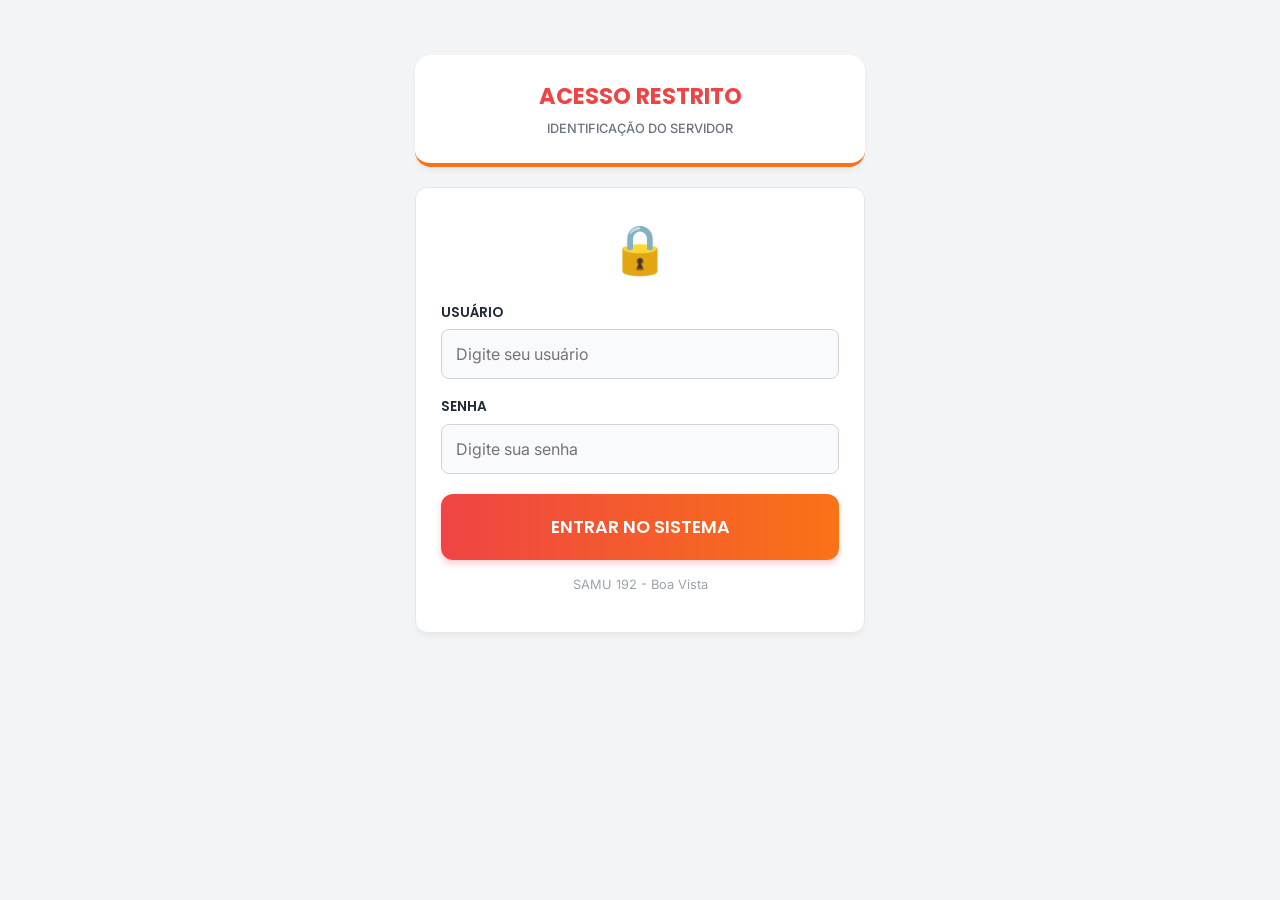
<file: relatorio-enfermeiro.html>
<!DOCTYPE html>
<html lang="pt-br">
<head>
  <meta charset="UTF-8">
  <meta name="viewport" content="width=device-width, initial-scale=1.0, maximum-scale=1.0, user-scalable=no">
  <title>Acesso Restrito | SAMU 192</title>
  
  <link href="https://fonts.googleapis.com/css2?family=Inter:wght@400;500;600&family=Poppins:wght@500;600;700&display=swap" rel="stylesheet">

  <style>
    /* --- TEMA GLOBAL --- */
    :root {
      --bg-color: #f3f4f6; --card-bg: #ffffff; --text-main: #1f2937; --text-muted: #6b7280;
      --samu-orange: #f97316; --samu-red: #ef4444; --samu-blue: #0ea5e9;
      --input-bg: #f9fafb; --border-color: #e5e7eb; --border-radius: 12px;
      --shadow: 0 4px 6px -1px rgba(0, 0, 0, 0.05); --hover-lift: translateY(-3px);
    }
    * { box-sizing: border-box; -webkit-tap-highlight-color: transparent; }
    body { font-family: 'Inter', sans-serif; background-color: var(--bg-color); color: var(--text-main); margin: 0; padding: 15px; line-height: 1.5; }

    /* --- CABEÇALHO --- */
    header { text-align: center; margin-bottom: 20px; padding: 25px; background: var(--card-bg); border-radius: 16px; box-shadow: var(--shadow); border-bottom: 4px solid var(--samu-orange); }
    header h1 { font-family: 'Poppins', sans-serif; font-size: 1.4rem; margin: 0; color: var(--samu-red); text-transform: uppercase; font-weight: 700; }
    header div { font-size: 0.8rem; color: var(--text-muted); margin-top: 5px; font-weight: 500; }

    /* --- BARRA DE USUÁRIO LOGADO (NOVO) --- */
    #barraUsuario {
      display: none; /* Começa invisível */
      background-color: #e0f2fe;
      color: #0369a1;
      padding: 10px 15px;
      border-radius: 8px;
      margin-bottom: 20px;
      font-size: 0.9rem;
      font-weight: 600;
      text-align: right;
      border: 1px solid #bae6fd;
      animation: fadeIn 0.5s ease;
    }
    #barraUsuario span { text-transform: uppercase; }

    /* --- ESTILOS DE CARDS E INPUTS --- */
    .card { background-color: var(--card-bg); padding: 25px; border-radius: var(--border-radius); margin-bottom: 20px; box-shadow: var(--shadow); border: 1px solid var(--border-color); }
    
    label { display: block; margin-top: 18px; color: var(--text-main); font-size: 0.85rem; font-weight: 600; text-transform: uppercase; font-family: 'Poppins', sans-serif; margin-bottom: 6px; }
    select, input, textarea { width: 100%; padding: 14px; background-color: var(--input-bg); border: 1px solid #d1d5db; border-radius: 8px; color: var(--text-main); font-size: 1rem; font-family: 'Inter', sans-serif; outline: none; transition: all 0.2s ease; }
    input[type="text"], input[type="password"] { text-transform: none; } 
    
    select:focus, input:focus, textarea:focus { border-color: var(--samu-orange); background-color: #fff; box-shadow: 0 0 0 3px rgba(249, 115, 22, 0.15); }

    /* --- BOTÕES --- */
    button.submit { width: 100%; background: linear-gradient(to right, var(--samu-red), var(--samu-orange)); color: white; border: none; padding: 20px; font-size: 1.1rem; font-family: 'Poppins', sans-serif; font-weight: 600; border-radius: 12px; cursor: pointer; margin-top: 20px; box-shadow: 0 4px 6px rgba(239, 68, 68, 0.25); transition: all 0.3s ease; }
    button.submit:hover { transform: translateY(-3px); filter: brightness(1.1); }
    button.submit:disabled { background: #9ca3af; box-shadow: none; opacity: 0.7; cursor: not-allowed; }

    /* --- TELA DE LOGIN --- */
    #telaLogin { max-width: 450px; margin: 0 auto; margin-top: 40px; }
    .login-icon { text-align: center; font-size: 3rem; margin-bottom: 10px; }

    /* --- TELA DE RELATÓRIO --- */
    #telaRelatorio { display: none; animation: fadeIn 0.5s ease; }

    /* --- OUTROS ELEMENTOS --- */
    .hidden-input { display: none; margin-top: 8px; }
    .ai-assistant-panel { background-color: #f0f9ff; border: 1px solid #bae6fd; border-radius: 12px; padding: 20px; margin-top: 10px; }
    .ai-header { display: flex; align-items: center; gap: 10px; margin-bottom: 15px; color: #0284c7; font-family: 'Poppins', sans-serif; font-weight: 600; font-size: 0.9rem; }
    .ai-tools { display: flex; gap: 8px; flex-wrap: wrap; margin-bottom: 15px; }
    .ai-btn { background: #fff; border: 1px solid #0ea5e9; color: #0284c7; padding: 8px 14px; border-radius: 50px; font-size: 0.75rem; font-weight: 600; cursor: pointer; }
    .ai-btn:hover { background-color: #0ea5e9; color: white; }
    .ai-btn.danger { border-color: #ef4444; color: #ef4444; }
    .ai-btn.danger:hover { background-color: #ef4444; color: white; }
    textarea { min-height: 300px; line-height: 1.6; resize: vertical; text-transform: uppercase; }

    @keyframes fadeIn { from { opacity: 0; transform: translateY(10px); } to { opacity: 1; transform: translateY(0); } }
  </style>
</head>
<body>

<div id="telaLogin">
  <header>
    <h1>ACESSO RESTRITO</h1>
    <div>IDENTIFICAÇÃO DO SERVIDOR</div>
  </header>
  
  <form onsubmit="realizarLogin(event)">
    <div class="card">
      <div class="login-icon">🔒</div>
      
      <label>USUÁRIO</label>
      <input type="text" id="loginUsuario" placeholder="Digite seu usuário" required>
      
      <label>SENHA</label>
      <input type="password" id="loginSenha" placeholder="Digite sua senha" required>
      
      <button type="submit" class="submit" id="btnLogin">ENTRAR NO SISTEMA</button>
      <p style="text-align: center; color: #9ca3af; font-size: 0.8rem; margin-top: 15px;">SAMU 192 - Boa Vista</p>
    </div>
  </form>
</div>

<div id="telaRelatorio">
  <header>
    <h1>SAMU 192 BOA VISTA</h1>
    <div>RELATÓRIO DO ENFERMEIRO DE PLANTÃO</div>
  </header>

  <div id="barraUsuario">
    👤 LOGADO COMO: <span id="nomeUsuarioDisplay">...</span>
  </div>

  <form id="reportForm" onsubmit="enviarDados(event)">
    <div class="card">
      <div class="section-label" style="font-weight: 700; color: var(--samu-blue); margin-bottom: 15px;">DADOS DO PLANTÃO</div>

      <label>DATA *</label>
      <input type="date" name="dataPlantao" required>

      <label>HORÁRIO *</label>
      <select name="horario" id="selHorario" onchange="checkOutro('selHorario','divHorario')" required>
        <option value="" disabled selected>Selecione...</option>
        <option>06:00 AS 12:00</option>
        <option>12:00 AS 18:00</option>
        <option>18:00 AS 06:00</option>
        <option>06:00 AS 18:00</option>
        <option>19:00 AS 01:00 (EVENTO)</option>
        <option value="OUTRO">OUTRO...</option>
      </select>
      <div id="divHorario" class="hidden-input">
        <input type="text" name="horario_custom" placeholder="DIGITE O HORÁRIO">
      </div>

      <label>VTR *</label>
      <select name="vtr" id="selVtr" onchange="checkOutro('selVtr','divVtr')" required style="border-left: 4px solid var(--samu-orange);">
        <option value="" disabled selected>Selecione a Unidade...</option>
        <option>USA 01</option>
        <option>USA 02</option>
        <option>EVENTO</option>
        <option value="OUTRO">OUTRO...</option>
      </select>
      <div id="divVtr" class="hidden-input">
        <input type="text" name="vtr_custom" placeholder="DIGITE A UNIDADE">
      </div>

      <label>ENFERMEIRO (LOGADO) *</label>
      <select name="respPreenchimento" id="selEnf" required style="background-color: #eff6ff;">
         <option value="" disabled selected>Aguardando Login...</option>
      </select>
      <div id="divEnf" class="hidden-input"><input type="text" name="resp_custom"></div>

      <label>COREN (AUTO) *</label>
      <input type="text" name="coren" id="inputCoren" readonly style="background-color: #eff6ff; font-weight: bold; color: #555;">
      <input type="hidden" name="coren_custom"> 

    </div>

    <div class="card" style="border-top: 4px solid #0ea5e9;">
      <div class="ai-header"><span>ASSISTENTE DE PREENCHIMENTO</span></div>
      <div class="ai-assistant-panel">
        <div class="ai-tools">
          <div class="ai-btn" onclick="iaGerar('inicio')">📄 Início</div>
          <div class="ai-btn" onclick="iaGerar('check')">✅ Checklist</div>
          <div class="ai-btn" onclick="iaGerar('intercorrencia')">⚠️ Ocorrência</div>
          <div class="ai-btn" onclick="iaGerar('final')">🏁 Finalizar</div>
          <div class="ai-btn danger" onclick="limparTexto()">🗑️ Limpar</div>
        </div>
        <textarea name="relatorioTexto" id="txtRelatorio" placeholder="O assistente ajudará a escrever seu relatório aqui..." required></textarea>
      </div>
    </div>

    <button type="submit" class="submit" id="btnSalvar">ENVIAR RELATÓRIO OFICIAL</button>
  </form>
  
  <footer>
    <div style="text-align: center; padding: 20px; font-size: 0.8rem; color: #6b7280;">
      © 2025 SAMU 192 Boa Vista - Sistema Integrado
    </div>
  </footer>
</div>

<script>
  // ==========================================================
  // URL DO SCRIPT 
  // ==========================================================
  const URL_API = "https://script.google.com/macros/s/AKfycbwP0qct-TK43CPLqOZ72QCwxAbR-nt1IAH9QO97M91xr-gYSD8q18UITeh3Ep1tN2P3fQ/exec"; 

  // --- LOGICA DE LOGIN ---
  function realizarLogin(e) {
      e.preventDefault();
      var btn = document.getElementById('btnLogin');
      var originalText = btn.innerText;
      
      btn.disabled = true;
      btn.innerText = "VERIFICANDO...";

      var usuario = document.getElementById('loginUsuario').value.trim();
      var senha = document.getElementById('loginSenha').value.trim();

      var params = new URLSearchParams();
      params.append('action', 'login');
      params.append('usuario', usuario);
      params.append('senha', senha);

      fetch(URL_API, { method: 'POST', body: params })
      .then(response => response.json())
      .then(data => {
          if (data.result === 'success') {
              // SUCESSO - SEM ALERT, TRANSIÇÃO DIRETA
              
              // 1. Troca as telas
              document.getElementById('telaLogin').style.display = 'none';
              document.getElementById('telaRelatorio').style.display = 'block';

              // 2. Mostra a barra de topo com o nome
              document.getElementById('barraUsuario').style.display = 'block';
              document.getElementById('nomeUsuarioDisplay').innerText = data.nome;

              // 3. Preenche os dados automáticos
              preencherDadosUsuario(data.nome, data.coren);
              
              window.scrollTo(0,0);
          } else {
              // ERRO NO LOGIN (Aqui mantemos o alerta para avisar o erro)
              alert('❌ Acesso Negado: ' + (data.error || 'Usuário/Senha incorretos'));
              btn.disabled = false;
              btn.innerText = originalText;
          }
      })
      .catch(error => {
          console.error('Erro:', error);
          alert('Erro de conexão ao tentar logar.');
          btn.disabled = false;
          btn.innerText = originalText;
      });
  }

  function preencherDadosUsuario(nome, coren) {
      // Configura o Nome do Enfermeiro no Select
      var selEnf = document.getElementById('selEnf');
      selEnf.innerHTML = ""; // Limpa opções anteriores
      var opt = document.createElement('option');
      opt.value = nome;
      opt.innerText = nome;
      opt.selected = true;
      selEnf.appendChild(opt);

      // Configura o Coren no Input
      var inputCoren = document.getElementById('inputCoren');
      inputCoren.value = coren;
  }

  // --- LOGICA DO FORMULÁRIO ---
  
  document.addEventListener('input', function(e) {
    if ((e.target.tagName === 'TEXTAREA') || (e.target.tagName === 'INPUT' && e.target.type === 'text' && e.target.id !== 'loginUsuario')) {
        var start = e.target.selectionStart;
        var end = e.target.selectionEnd;
        e.target.value = e.target.value.toUpperCase();
        e.target.setSelectionRange(start, end);
    }
  });

  function checkOutro(selectId, divId) {
    var val = document.getElementById(selectId).value;
    var div = document.getElementById(divId);
    var input = div.querySelector('input');
    if(val === 'OUTRO') {
       div.style.display = 'block'; input.required = true;
    } else {
       div.style.display = 'none'; input.required = false; input.value = '';
    }
  }

  const templates = {
    'inicio': "INICIO O PLANTÃO ÀS [HORA], EQUIPE COMPLETA E POSICIONADA. REALIZADA A CONFERÊNCIA DE MATERIAIS E EQUIPAMENTOS DAS VIATURAS. TUDO EM CONFORMIDADE.\n",
    'check': "CHECKLIST REALIZADO:\n- MEDICAMENTOS: OK\n- MATERIAL DE CONSUMO: OK\n- EQUIPAMENTOS: OK\n- SISTEMA DE RÁDIO: OPERANTE\nOBSERVAÇÕES DO CHECKLIST:\n",
    'intercorrencia': "REGISTRO DE INTERCORRÊNCIA:[O QUE HOUVE]\nHORÁRIO:[DA INTERCORRÊNCIA] \nENVOLVIDOS:[SERVIDORES OU VIATURA ENVOLVIDA] \nDESCRIÇÃO DO FATO: \nCONDUTA ADOTADA: \n",
    'final': "SEM MAIS ALTERAÇÕES ATÉ O MOMENTO, PASSO O PLANTÃO PARA A PRÓXIMA EQUIPE. \nASS:[NOME DO ENFERMEIRO]."
  };

  function iaGerar(tipo) {
    const textarea = document.getElementById('txtRelatorio');
    if (textarea.value.length > 0) textarea.value += "\n";
    textarea.value += templates[tipo];
    textarea.scrollTop = textarea.scrollHeight;
  }

  function limparTexto() {
    if(confirm("Deseja apagar todo o relatório?")) document.getElementById('txtRelatorio').value = "";
  }

  function enviarDados(e) {
      e.preventDefault();
      var btn = document.getElementById('btnSalvar');
      var originalText = btn.innerText;
      btn.disabled = true;
      btn.innerText = "ENVIANDO DADOS...";

      var form = document.getElementById('reportForm');
      const formData = new FormData(form);
      const data = {};
      
      formData.forEach((value, key) => data[key] = value);

      const dadosFinais = {
          'action': 'salvar',
          'Data': data.dataPlantao,
          'Horario': (data.horario === 'OUTRO') ? data.horario_custom : data.horario,
          'VTR': (data.vtr === 'OUTRO') ? data.vtr_custom : data.vtr,
          'Enfermeiro': data.respPreenchimento,
          'Coren': data.coren,
          'Relatorio': data.relatorioTexto
      };

      const params = new URLSearchParams(dadosFinais);

      fetch(URL_API, {
          method: 'POST',
          body: params
      })
      .then(response => response.json())
      .then(data => {
          if (data.result === 'success') {
              alert('✅ RELATÓRIO ENVIADO COM SUCESSO!');
              document.getElementById('txtRelatorio').value = "";
              window.scrollTo(0,0);
          } else {
              alert('⚠️ Erro ao salvar na planilha: ' + (data.error || 'Erro desconhecido'));
          }
          btn.disabled = false;
          btn.innerText = originalText;
      })
      .catch((error) => {
          console.error('Erro:', error);
          alert('✅ RELATÓRIO ENVIADO! \n(Confirmado envio, verifique a planilha)');
          document.getElementById('txtRelatorio').value = "";
          btn.disabled = false;
          btn.innerText = originalText;
      });
  }
</script>

</body>
</html>
</file>
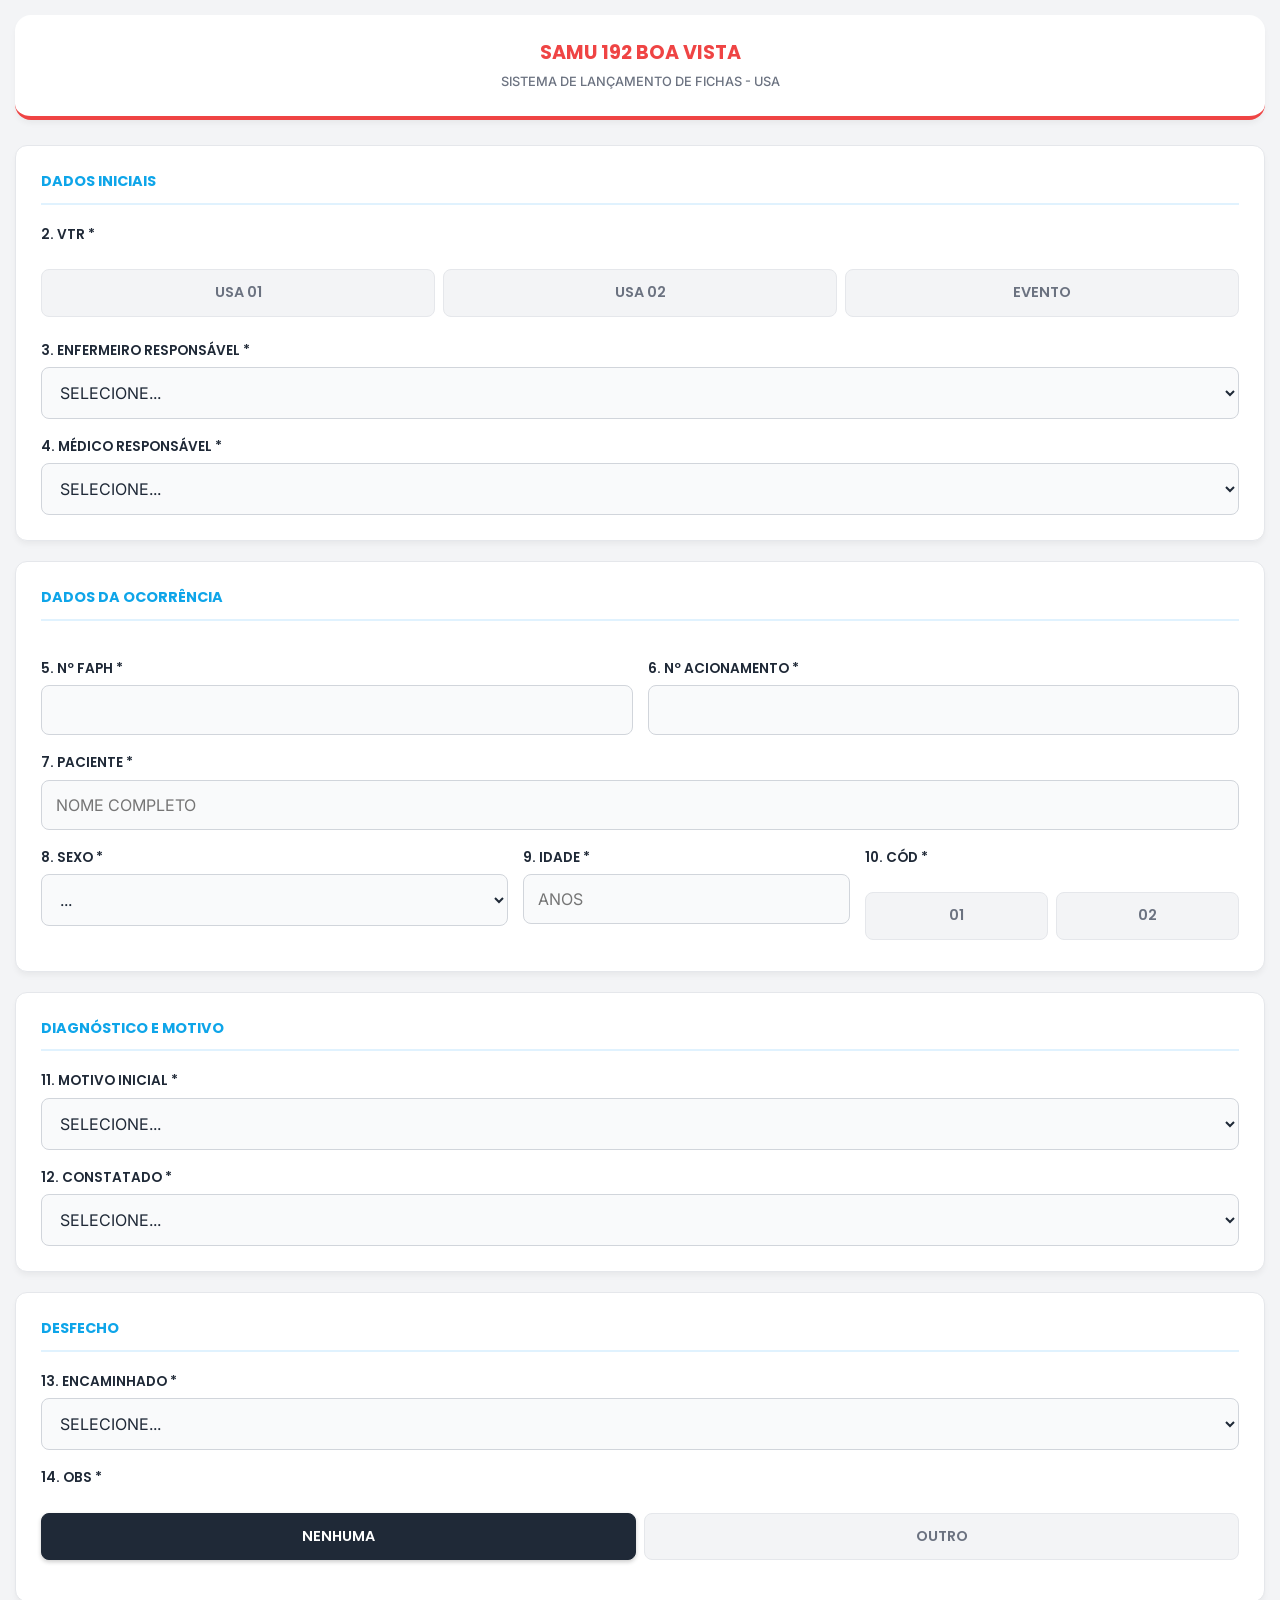
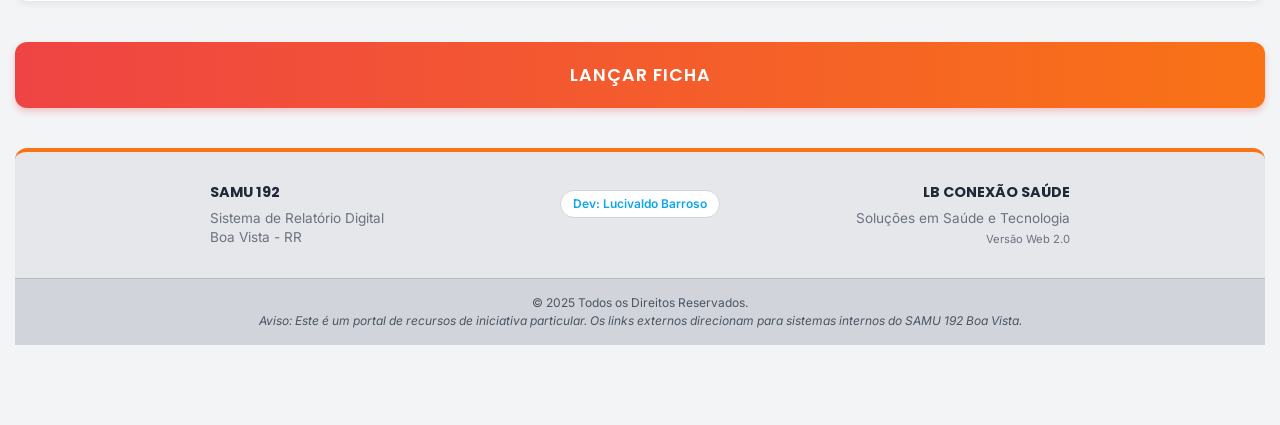
<file: usa-lancamento-de-ficha.html>
<!DOCTYPE html>
<html lang="pt-br">
<head>
  <meta charset="UTF-8">
  <meta name="viewport" content="width=device-width, initial-scale=1.0, maximum-scale=1.0, user-scalable=no">
  <title>USA - Sistema de Lançamento de Fichas - SAMU 192</title>
  
  <link href="https://fonts.googleapis.com/css2?family=Inter:wght@400;500;600&family=Poppins:wght@500;600;700&display=swap" rel="stylesheet">

  <style>
    /* --- TEMA VISUAL --- */
    :root {
      --bg-color: #f3f4f6;
      --card-bg: #ffffff;
      --text-main: #1f2937;
      --text-muted: #6b7280;
      --samu-orange: #f97316;
      --samu-red: #ef4444;
      --samu-blue: #0ea5e9;
      --input-bg: #f9fafb;
      --border-color: #e5e7eb;
      --border-radius: 12px;
      --shadow: 0 4px 6px -1px rgba(0, 0, 0, 0.05);
      --footer-bg: #e5e7eb;
    }

    * { box-sizing: border-box; -webkit-tap-highlight-color: transparent; }

    body {
      font-family: 'Inter', sans-serif;
      background-color: var(--bg-color);
      color: var(--text-main);
      margin: 0;
      padding: 15px;
      padding-bottom: 80px;
      line-height: 1.5;
    }

    header {
      text-align: center;
      margin-bottom: 25px;
      padding: 25px;
      background: var(--card-bg);
      border-radius: 16px;
      box-shadow: var(--shadow);
      border-bottom: 4px solid var(--samu-red);
    }

    header h1 {
      font-family: 'Poppins', sans-serif;
      font-size: 1.2rem;
      margin: 0;
      color: var(--samu-red);
      text-transform: uppercase;
      font-weight: 700;
      line-height: 1.4;
    }

    header div { font-size: 0.8rem; color: var(--text-muted); margin-top: 5px; font-weight: 500; text-transform: uppercase; }

    /* --- CARTÕES COM EFEITO --- */
    .card {
      background-color: var(--card-bg);
      padding: 25px;
      border-radius: var(--border-radius);
      margin-bottom: 20px;
      box-shadow: var(--shadow);
      border: 1px solid var(--border-color);
      transition: transform 0.3s ease, box-shadow 0.3s ease, border-color 0.3s ease;
    }

    .card:hover {
      transform: translateY(-5px);
      box-shadow: 0 12px 24px rgba(0, 0, 0, 0.1);
      border-color: var(--samu-blue);
    }

    .section-title {
      color: var(--samu-blue);
      font-size: 0.9rem;
      text-transform: uppercase;
      font-weight: 700;
      font-family: 'Poppins', sans-serif;
      border-bottom: 2px solid #e0f2fe;
      padding-bottom: 10px;
      margin-bottom: 20px;
    }

    label {
      display: block;
      margin-top: 18px;
      color: var(--text-main);
      font-size: 0.85rem;
      font-weight: 600;
      text-transform: uppercase;
      font-family: 'Poppins', sans-serif;
      margin-bottom: 6px;
    }

    select, input[type="text"], input[type="number"], input[type="date"] {
      width: 100%;
      padding: 14px;
      background-color: var(--input-bg);
      border: 1px solid #d1d5db;
      border-radius: 8px;
      color: var(--text-main);
      font-size: 1rem;
      font-family: 'Inter', sans-serif;
      outline: none;
      transition: all 0.2s ease;
      text-transform: uppercase; 
    }

    select:focus, input:focus {
      border-color: var(--samu-orange);
      background-color: #fff;
      box-shadow: 0 0 0 3px rgba(249, 115, 22, 0.1);
    }

    .radio-group { display: flex; gap: 8px; flex-wrap: wrap; margin-top: 5px; }
    .radio-option { flex: 1; min-width: 80px; }
    .radio-option input { display: none; }
    .radio-option label {
      display: flex; align-items: center; justify-content: center;
      padding: 12px;
      background: #f3f4f6;
      border: 1px solid #e5e7eb;
      border-radius: 8px;
      cursor: pointer;
      font-weight: 600;
      font-size: 0.9rem;
      color: var(--text-muted);
      transition: 0.2s;
    }
    .radio-option input:checked + label {
      background: var(--text-main);
      color: white;
      border-color: var(--text-main);
      box-shadow: 0 2px 4px rgba(0,0,0,0.2);
    }

    .hidden-input {
      display: none;
      margin-top: 8px;
      animation: fadeIn 0.3s ease;
    }
    .hidden-input input {
      border-left: 4px solid var(--samu-orange);
      background-color: #fff7ed;
    }

    @keyframes fadeIn { from { opacity: 0; transform: translateY(-5px); } to { opacity: 1; transform: translateY(0); } }

    option.aprendida { background-color: #f0fdf4; color: #15803d; font-weight: 600; }

    button.submit {
      width: 100%;
      background: linear-gradient(to right, var(--samu-red), var(--samu-orange));
      color: white; border: none; padding: 20px; font-size: 1.1rem;
      font-family: 'Poppins', sans-serif; font-weight: 600;
      border-radius: 12px; cursor: pointer; 
      margin-top: 20px; 
      margin-bottom: 40px; 
      box-shadow: 0 4px 6px rgba(239, 68, 68, 0.25); letter-spacing: 1px;
      transition: transform 0.2s; 
    }
    button.submit:hover { transform: scale(1.02); }
    button.submit:disabled { background: #9ca3af; box-shadow: none; opacity: 0.7; transform: none;}

    footer {
        margin-top: auto;
        background-color: var(--footer-bg);
        border-top: 4px solid var(--samu-orange);
        color: var(--text-muted);
        font-size: 0.85rem;
        display: flex;
        flex-direction: column;
        border-radius: 12px 12px 0 0; 
    }

    .footer-content {
        display: flex;
        flex-wrap: wrap;
        justify-content: space-between;
        align-items: flex-start;
        gap: 20px;
        max-width: 900px;
        margin: 0 auto;
        padding: 30px 20px;
        width: 100%;
    }

    .footer-section { flex: 1; min-width: 200px; text-align: center; }
    .footer-section h4 {
        margin: 0 0 5px 0;
        color: var(--text-main);
        font-family: 'Poppins', sans-serif;
        font-weight: 700;
        text-transform: uppercase;
        font-size: 0.9rem;
    }
    .footer-section p { margin: 0; line-height: 1.4; }

    .dev-tag {
        display: inline-block; margin-top: 8px; padding: 4px 12px;
        background-color: white; border: 1px solid #d1d5db; border-radius: 20px;
        font-size: 0.75rem; font-weight: 600; color: var(--samu-blue);
    }

    .footer-legal {
        width: 100%;
        background-color: #d1d5db;
        padding: 15px 20px;
        text-align: center;
        font-size: 0.75rem;
        color: #4b5563;
        border-top: 1px solid #bbb;
    }
    .footer-legal p { max-width: 800px; margin: 0 auto; line-height: 1.5; }

    @media (max-width: 600px) {
        .footer-content { flex-direction: column; text-align: center; }
        .footer-section { text-align: center !important; margin-bottom: 15px; }
    }
  </style>
</head>
<body>

<header>
  <h1>SAMU 192 BOA VISTA</h1>
  <div>SISTEMA DE LANÇAMENTO DE FICHAS - USA</div>
</header>

<form id="fichasForm" onsubmit="enviarDados(event)">

  <div class="card">
    <div class="section-title">Dados Iniciais</div>
    
    <label>2. VTR *</label>
    <div class="radio-group">
      <div class="radio-option"><input type="radio" name="vtr" id="u1" value="USA 01" required><label for="u1">USA 01</label></div>
      <div class="radio-option"><input type="radio" name="vtr" id="u2" value="USA 02"><label for="u2">USA 02</label></div>
      <div class="radio-option"><input type="radio" name="vtr" id="ev" value="EVENTO"><label for="ev">EVENTO</label></div>
    </div>

    <label>3. Enfermeiro Responsável *</label>
    <select name="enfermeiro" id="selEnf" onchange="checkOutro('selEnf','divOutroEnf')" required>
      <option value="" disabled selected>Selecione...</option>
      <option>DANIEL GUIMARÃES DA SILVA</option>
      <option>EDSON SOARES PINTO</option>
      <option>LUCIANO JOSÉ COUTINHO</option>
      <option>LUCIVALDO OLIVEIRA BARROSO</option>
      <option>MARIA DE LA PAZ PEREZ SAMPAIO</option>
      <option>MARINETE GOMES BARRETO</option>
      <option>SARA BRENDA DE SOUSA JESUS</option>
      <option>SHEYLA BATISTA DOS SANTOS</option>
      <option>GEISA CAMILA MOREIRA TAVARES DE MENEZES</option>
      <option>GERLIVANE ALVES DE FREITAS SOUSA</option>
      <option>GALTHAMA BRASIL</option>
      <option value="Outro">OUTRO...</option>
    </select>
    <div id="divOutroEnf" class="hidden-input"><input type="text" name="outro_enfermeiro" placeholder="Digite o nome"></div>

    <label>4. Médico Responsável *</label>
    <select name="medico" id="selMed" onchange="checkOutro('selMed','divOutroMed')" required>
      <option value="" disabled selected>Selecione...</option>
      <option>ALEXANDRE FEITOSA DA SILVA</option>
      <option>CLAUDIA KLECYANNE RODRIGUES DE BRITO</option>
      <option>DANNIEL SILVA DA ROCHA</option>
      <option>FRANCISCO ELADIO CAVALCANTE</option>
      <option>JEFFERSON MARTINS DE LIMA</option>
      <option>LEIDIANA COSTA NOBLES</option>
      <option>MARCOS VINICIUS VERAS DA ROCHA</option>
      <option>ROGER MALACARNE CALEFFI</option>
      <option>VALTECY MENDES ALMEIDA DE ALBUQUERQUE</option>
      <option>CELSO EDUARDO COSTA NERY</option>
      <option>TIAGO DE LIMA RODRIGUEZ</option>
      <option>FELIPE LEITE BARROS</option>
      <option>PAULO VICTOR PAZ MACHADO</option>
      <option value="Outro">OUTRO...</option>
    </select>
    <div id="divOutroMed" class="hidden-input"><input type="text" name="outro_medico" placeholder="Digite o nome"></div>
  </div>

  <div class="card">
    <div class="section-title">Dados da Ocorrência</div>
    
    <div style="display:flex; gap:15px;">
      <div style="flex:1;">
        <label>5. Nº FAPH *</label>
        <input type="number" name="faph" required>
      </div>
      <div style="flex:1;">
        <label>6. Nº Acionamento *</label>
        <input type="text" name="acionamento" required>
      </div>
    </div>

    <label>7. Paciente *</label>
    <input type="text" name="paciente" placeholder="NOME COMPLETO" required>

    <div style="display:flex; gap:15px; flex-wrap: wrap;">
      <div style="flex:1; min-width: 150px;">
        <label>8. Sexo *</label>
        <select name="sexo" id="selSexo" onchange="checkOutro('selSexo','divOutroSexo')" required>
            <option value="" disabled selected>...</option>
            <option>MASCULINO</option>
            <option>FEMININO</option>
            <option value="Outro">OUTRO</option>
        </select>
        <div id="divOutroSexo" class="hidden-input"><input type="text" name="outro_sexo"></div>
      </div>
      <div style="flex:0.7; min-width: 100px;">
        <label>9. Idade *</label>
        <input type="text" name="idade" placeholder="ANOS" required>
      </div>
      <div style="flex:0.8; min-width: 120px;">
          <label>10. Cód *</label>
          <div class="radio-group">
            <div class="radio-option"><input type="radio" name="codigo" id="c1" value="01" required><label for="c1">01</label></div>
            <div class="radio-option"><input type="radio" name="codigo" id="c2" value="02"><label for="c2">02</label></div>
          </div>
      </div>
    </div>
  </div>

  <div class="card">
    <div class="section-title">Diagnóstico e Motivo</div>

    <label>11. Motivo Inicial *</label>
    <select name="motivo" id="selMotivo" onchange="checkOutro('selMotivo','divOutroMotivo')" required>
      <option value="" disabled selected>Selecione...</option>
      <option>ACIDENTE DE TRÂNSITO</option>
      <option>AGRESÃO FÍSICA (FAF)</option>
      <option>AGRESÃO FÍSICA (FAB)</option>
      <option>AGRESÃO FÍSICA (ESPANCAMENTO)</option>
      <option>AFOGAMENTO</option>
      <option>QUEIMADURA</option>
      <option>URGÊNCIA PSQUIÁTRICA</option>
      <option>TENTATIVA DE SUICÍDIO</option>
      <option>ENVENENAMENTO</option>
      <option>CHOQUE ELÉTRICO</option>
      <option>QUEDA</option>
      <option>URGÊNCIA CLÍNICA</option>
      <option>URGÊNCIA OBSTÉTRICA</option>
      <option>TRASFERÊNCIA</option>
      <option>PCR</option>
      <option>AVC</option>
      <option>CRISE ASMÁTICA</option>
      <option>CRISE DE ANSIEDADE</option>
      <option>URGÊNCIA HIPERTENSIVA</option>
      <option value="Outro">OUTRO...</option>
    </select>
    <div id="divOutroMotivo" class="hidden-input"><input type="text" name="outro_motivo" placeholder="ESPECIFIQUE"></div>

    <label>12. Constatado *</label>
    <select name="constatado" id="selConst" onchange="checkOutro('selConst','divOutroConst')" required>
      <option value="" disabled selected>Selecione...</option>
      <option>ACIDENTE DE TRÂNSITO</option>
      <option>AGRESÃO FÍSICA (FAF)</option>
      <option>AGRESÃO FÍSICA (FAB)</option>
      <option>AGRESÃO FÍSICA (ESPANCAMENTO)</option>
      <option>AFOGAMENTO</option>
      <option>QUEIMADURA</option>
      <option>URGÊNCIA PSQUIÁTRICA</option>
      <option>TENTATIVA DE SUICÍDIO</option>
      <option>ENVENENAMENTO</option>
      <option>CHOQUE ELÉTRICO</option>
      <option>QUEDA</option>
      <option>URGÊNCIA CLÍNICA</option>
      <option>URGÊNCIA OBSTÉTRICA</option>
      <option>TRASFERÊNCIA</option>
      <option>PCR</option>
      <option>AVC</option>
      <option>CRISE ASMÁTICA</option>
      <option>CRISE DE ANSIEDADE</option>
      <option>URGÊNCIA HIPERTENSIVA</option>
      <option value="Outro">OUTRO...</option>
    </select>
    <div id="divOutroConst" class="hidden-input"><input type="text" name="outro_constatado" placeholder="ESPECIFIQUE"></div>
  </div>

  <div class="card">
    <div class="section-title">Desfecho</div>

    <label>13. Encaminhado *</label>
    <select name="encaminhado" id="selEnc" onchange="checkOutro('selEnc','divOutroEnc')" required>
      <option value="" disabled selected>Selecione...</option>
      <option>HGR</option>
      <option>PACCS</option>
      <option>HMI</option>
      <option>HCSA</option>
      <option>LIB. NO LOCAL</option>
      <option>ÓBITO</option>
      <option>RECUSOU ATENDIMENTO</option>
      <option>QTA</option>
      <option>QTH NÃO ENCONTRADO</option>
      <option value="Outro">OUTRO...</option>
    </select>
    <div id="divOutroEnc" class="hidden-input"><input type="text" name="outro_encaminhado" placeholder="NOVO LOCAL"></div>

    <label>14. OBS *</label>
    <div class="radio-group" style="margin-bottom: 10px;">
        <div class="radio-option">
            <input type="radio" name="obsOption" id="obsN" value="NENHUMA" checked onclick="toggleObs(false)">
            <label for="obsN">NENHUMA</label>
        </div>
        <div class="radio-option">
            <input type="radio" name="obsOption" id="obsO" value="CUSTOM_OBS" onclick="toggleObs(true)">
            <label for="obsO">OUTRO</label>
        </div>
    </div>
    <div id="divObsTexto" style="display:none;">
        <input type="text" name="obsTexto" id="inputObs" placeholder="DIGITE A OBSERVAÇÃO">
    </div>
  </div>

  <button type="submit" class="submit" id="btnSalvar">LANÇAR FICHA</button>
  
   <footer>
        <div class="footer-content">
          
          <div class="footer-section" style="text-align: left;">
            <h4>SAMU 192</h4>
            <p>Sistema de Relatório Digital</p>
            <p>Boa Vista - RR</p>
          </div>
    
          <div class="footer-section">
            <div class="dev-tag">Dev: Lucivaldo Barroso</div>
          </div>
    
          <div class="footer-section" style="text-align: right;">
            <h4>LB CONEXÃO SAÚDE</h4>
            <p>Soluções em Saúde e Tecnologia</p>
            <p style="font-size: 0.7rem; margin-top: 4px;">Versão Web 2.0</p>
          </div>
    
        </div>

        <div class="footer-legal">
            <p>
                © 2025 Todos os Direitos Reservados. <br>
                <em>Aviso: Este é um portal de recursos de iniciativa particular. Os links externos direcionam para sistemas internos do SAMU 192 Boa Vista.</em>
            </p>
        </div>
    </footer>

</form>

<script>
  // ==========================================================
  // ATENÇÃO: COLOQUE AQUI A NOVA URL QUE VOCÊ GERAR
  // ==========================================================
  const URL_API = "https://script.google.com/macros/s/AKfycbxSet5mlGSdgOwdvD01hKcMX19fv73Fn9bkmcZ_IpcNhYguGS4u4B50gRfR0oEGcJaxjA/exec"; 
  // ==========================================================

  // --- CHAVES DE MEMÓRIA ---
  const KEY_ENF = 'samu_enf_custom';
  const KEY_MED = 'samu_med_custom';
  const KEY_MOTIVOS = 'samu_motivos_custom';
  const KEY_CONSTATADOS = 'samu_constatados_custom';
  const KEY_ENCAMINHADOS = 'samu_encaminhados_custom';
  const KEY_SEXO = 'samu_sexo_custom'; 

  // --- AUTO CAPS LOCK ---
  document.addEventListener('input', function(e) {
      if ((e.target.tagName === 'INPUT' || e.target.tagName === 'TEXTAREA') && 
           e.target.type !== 'date' && e.target.type !== 'radio' && e.target.type !== 'checkbox') {
        var start = e.target.selectionStart;
        var end = e.target.selectionEnd;
        e.target.value = e.target.value.toUpperCase();
        e.target.setSelectionRange(start, end);
    }
  });

  // --- MEMÓRIA DO SISTEMA ---
  function carregarOpcoesSalvas() {
    adicionarOpcoesAoSelect('selEnf', KEY_ENF);
    adicionarOpcoesAoSelect('selMed', KEY_MED);
    adicionarOpcoesAoSelect('selMotivo', KEY_MOTIVOS);
    adicionarOpcoesAoSelect('selConst', KEY_CONSTATADOS);
    adicionarOpcoesAoSelect('selEnc', KEY_ENCAMINHADOS);
    adicionarOpcoesAoSelect('selSexo', KEY_SEXO);
  }

  function adicionarOpcoesAoSelect(selectId, storageKey) {
    var select = document.getElementById(selectId);
    if(!select) return;
    
    var savedOptions = JSON.parse(localStorage.getItem(storageKey) || "[]");
    var outroOption = select.querySelector('option[value="Outro"]');
    
    select.querySelectorAll('.aprendida').forEach(opt => opt.remove());

    savedOptions.forEach(function(texto) {
      var opt = document.createElement('option');
      opt.value = texto;
      opt.innerText = texto + " (Salvo)";
      opt.classList.add('aprendida');
      if (outroOption) {
        select.insertBefore(opt, outroOption);
      } else {
        select.appendChild(opt);
      }
    });
  }

  function verificarESalvarNovoItem(selectId, inputName, storageKey, formElement) {
    var select = document.getElementById(selectId);
    var inputElement = formElement.querySelector('[name="' + inputName + '"]');
    if (!inputElement || !select) return;

    if (select.value === 'Outro' && inputElement.value.trim() !== "") {
      var novoItem = inputElement.value.toUpperCase().trim();
      var listaAtual = JSON.parse(localStorage.getItem(storageKey) || "[]");
      
      if (!listaAtual.includes(novoItem)) {
        listaAtual.push(novoItem);
        localStorage.setItem(storageKey, JSON.stringify(listaAtual));
      }
    }
  }

  function checkOutro(selectId, divId) {
    var val = document.getElementById(selectId).value;
    var div = document.getElementById(divId);
    var input = div.querySelector('input');
    if(val === 'Outro') {
       div.style.display = 'block'; input.required = true;
    } else {
       div.style.display = 'none'; input.required = false; input.value = '';
    }
  }

  function toggleObs(isOutro) {
    var div = document.getElementById('divObsTexto');
    var input = document.getElementById('inputObs');
    if(isOutro) {
       div.style.display = 'block'; input.required = true;
    } else {
       div.style.display = 'none'; input.required = false; input.value = '';
    }
  }

  // --- ENVIO DOS DADOS ---
  function enviarDados(e) {
      e.preventDefault();
      var btn = document.getElementById('btnSalvar');
      var originalText = btn.innerText;
      btn.disabled = true;
      btn.innerText = "ENVIANDO DADOS...";

      var form = document.getElementById('fichasForm');
      var formData = new FormData(form);

      // Salva na memória
      verificarESalvarNovoItem('selEnf', 'outro_enfermeiro', KEY_ENF, form);
      verificarESalvarNovoItem('selMed', 'outro_medico', KEY_MED, form);
      verificarESalvarNovoItem('selMotivo', 'outro_motivo', KEY_MOTIVOS, form);
      verificarESalvarNovoItem('selConst', 'outro_constatado', KEY_CONSTATADOS, form);
      verificarESalvarNovoItem('selEnc', 'outro_encaminhado', KEY_ENCAMINHADOS, form);
      verificarESalvarNovoItem('selSexo', 'outro_sexo', KEY_SEXO, form);

      // Tratamento da OBS
      let obsFinal = "";
      if (formData.get('obsOption') === 'CUSTOM_OBS') {
          obsFinal = formData.get('obsTexto').toUpperCase(); 
      } else {
          obsFinal = formData.get('obsOption');
      }

      // Montar objeto que coincide com o Google Apps Script (p.Vtr, p.Enfermeiro...)
      const data = {
        'Vtr': formData.get('vtr'),
        'Enfermeiro': (formData.get('enfermeiro') === 'Outro') ? formData.get('outro_enfermeiro') : formData.get('enfermeiro'),
        'Medico': (formData.get('medico') === 'Outro') ? formData.get('outro_medico') : formData.get('medico'),
        'Faph': formData.get('faph'),
        'Acionamento': formData.get('acionamento'),
        'Paciente': formData.get('paciente'),
        'Sexo': (formData.get('sexo') === 'Outro') ? formData.get('outro_sexo') : formData.get('sexo'),
        'Idade': formData.get('idade'),
        'Codigo': formData.get('codigo'),
        'Motivo': (formData.get('motivo') === 'Outro') ? formData.get('outro_motivo') : formData.get('motivo'),
        'Constatado': (formData.get('constatado') === 'Outro') ? formData.get('outro_constatado') : formData.get('constatado'),
        'Encaminhado': (formData.get('encaminhado') === 'Outro') ? formData.get('outro_encaminhado') : formData.get('encaminhado'),
        'Obs': obsFinal 
      };

      const params = new URLSearchParams(data);

      fetch(URL_API, {
          method: 'POST',
          body: params
      })
      .then(response => response.json())
      .then(result => {
          if (result.result === 'success') {
             alert('✅ FICHA LANÇADA COM SUCESSO!');
             form.reset();
             document.querySelectorAll('.hidden-input').forEach(div => div.style.display = 'none');
             document.getElementById('divObsTexto').style.display = 'none';
             carregarOpcoesSalvas();
             window.scrollTo(0, 0);
          } else {
             alert('⚠️ Erro: ' + (result.message || 'Erro desconhecido ao salvar.'));
             console.error(result);
          }
          btn.disabled = false;
          btn.innerText = originalText;
      })
      .catch(error => {
          console.error('Erro:', error);
          // O Google às vezes dá erro de CORS mas salva.
          alert('✅ DADOS ENVIADOS! (Confirme na planilha).');
          form.reset();
          carregarOpcoesSalvas(); 
          btn.disabled = false;
          btn.innerText = originalText;
          window.scrollTo(0, 0);
      });
  }

  window.onload = carregarOpcoesSalvas;

</script>

</body>
</html>
</file>
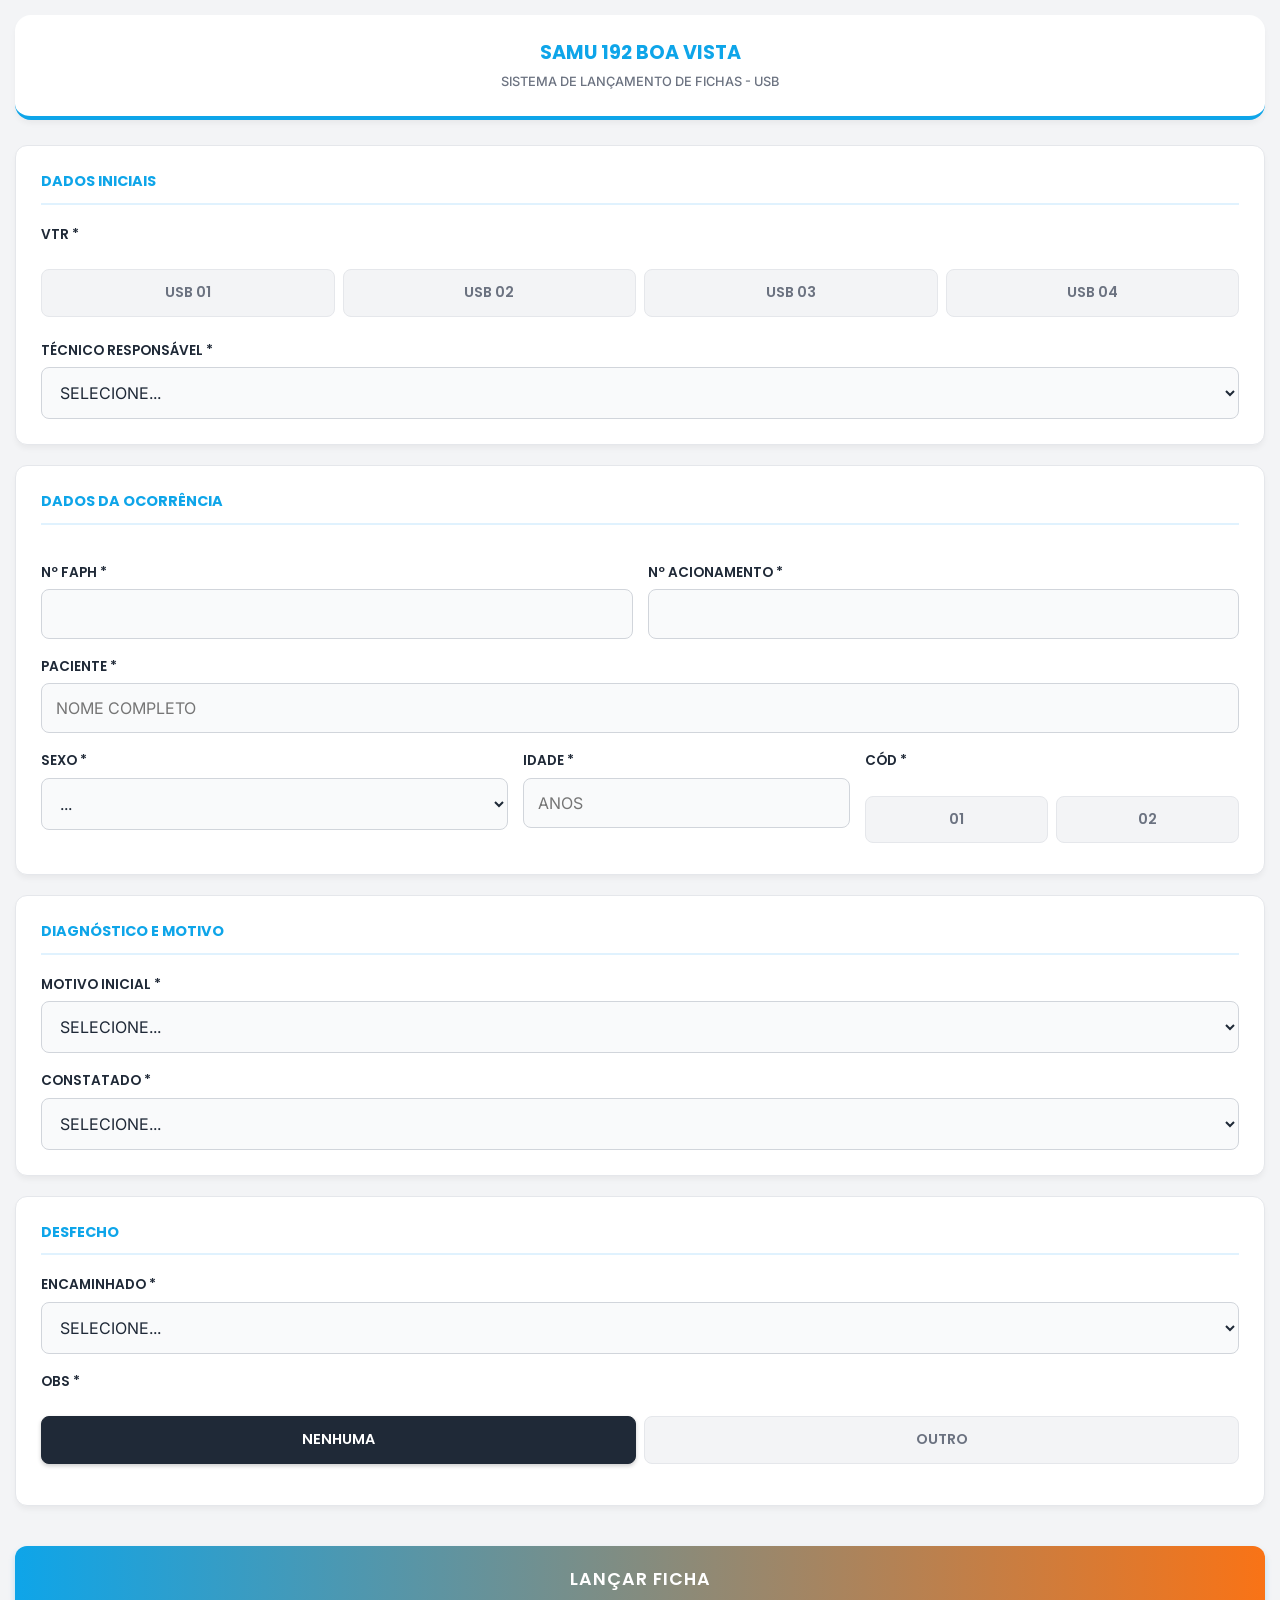
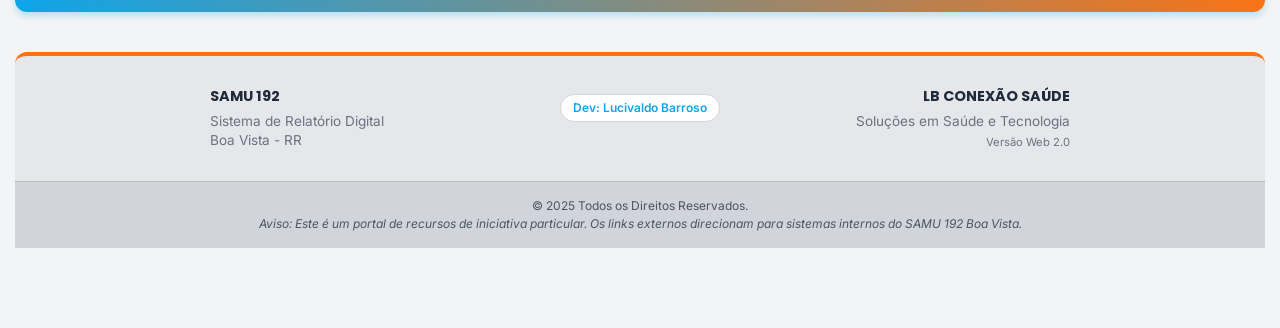
<file: usb-lancamento-de-ficha.html>
<!DOCTYPE html>
<html lang="pt-br">
<head>
  <meta charset="UTF-8">
  <meta name="viewport" content="width=device-width, initial-scale=1.0, maximum-scale=1.0, user-scalable=no">
  <title>USB - Sistema de Lançamento - SAMU 192</title>
  
  <link href="https://fonts.googleapis.com/css2?family=Inter:wght@400;500;600&family=Poppins:wght@500;600;700&display=swap" rel="stylesheet">

  <style>
    /* --- TEMA VISUAL --- */
    :root {
      --bg-color: #f3f4f6;
      --card-bg: #ffffff;
      --text-main: #1f2937;
      --text-muted: #6b7280;
      --samu-orange: #f97316;
      --samu-red: #ef4444;
      --samu-blue: #0ea5e9;
      --input-bg: #f9fafb;
      --border-color: #e5e7eb;
      --border-radius: 12px;
      --shadow: 0 4px 6px -1px rgba(0, 0, 0, 0.05);
      --footer-bg: #e5e7eb;
    }

    * { box-sizing: border-box; -webkit-tap-highlight-color: transparent; }

    body {
      font-family: 'Inter', sans-serif;
      background-color: var(--bg-color);
      color: var(--text-main);
      margin: 0;
      padding: 15px;
      padding-bottom: 80px;
      line-height: 1.5;
    }

    header {
      text-align: center;
      margin-bottom: 25px;
      padding: 25px;
      background: var(--card-bg);
      border-radius: 16px;
      box-shadow: var(--shadow);
      border-bottom: 4px solid var(--samu-blue); /* Azul para USB */
    }

    header h1 {
      font-family: 'Poppins', sans-serif;
      font-size: 1.2rem;
      margin: 0;
      color: var(--samu-blue);
      text-transform: uppercase;
      font-weight: 700;
      line-height: 1.4;
    }

    header div { font-size: 0.8rem; color: var(--text-muted); margin-top: 5px; font-weight: 500; text-transform: uppercase; }

    /* --- CARTÕES COM EFEITO --- */
    .card {
      background-color: var(--card-bg);
      padding: 25px;
      border-radius: var(--border-radius);
      margin-bottom: 20px;
      box-shadow: var(--shadow);
      border: 1px solid var(--border-color);
      transition: transform 0.3s ease, box-shadow 0.3s ease, border-color 0.3s ease;
    }

    .card:hover {
      transform: translateY(-5px);
      box-shadow: 0 12px 24px rgba(0, 0, 0, 0.1);
      border-color: var(--samu-blue);
    }

    .section-title {
      color: var(--samu-blue);
      font-size: 0.9rem;
      text-transform: uppercase;
      font-weight: 700;
      font-family: 'Poppins', sans-serif;
      border-bottom: 2px solid #e0f2fe;
      padding-bottom: 10px;
      margin-bottom: 20px;
    }

    label {
      display: block;
      margin-top: 18px;
      color: var(--text-main);
      font-size: 0.85rem;
      font-weight: 600;
      text-transform: uppercase;
      font-family: 'Poppins', sans-serif;
      margin-bottom: 6px;
    }

    select, input[type="text"], input[type="number"], input[type="date"] {
      width: 100%;
      padding: 14px;
      background-color: var(--input-bg);
      border: 1px solid #d1d5db;
      border-radius: 8px;
      color: var(--text-main);
      font-size: 1rem;
      font-family: 'Inter', sans-serif;
      outline: none;
      transition: all 0.2s ease;
      text-transform: uppercase; 
    }

    select:focus, input:focus {
      border-color: var(--samu-orange);
      background-color: #fff;
      box-shadow: 0 0 0 3px rgba(249, 115, 22, 0.1);
    }

    .radio-group { display: flex; gap: 8px; flex-wrap: wrap; margin-top: 5px; }
    .radio-option { flex: 1; min-width: 60px; } /* Ajustado para caber 4 */
    .radio-option input { display: none; }
    .radio-option label {
      display: flex; align-items: center; justify-content: center;
      padding: 12px;
      background: #f3f4f6;
      border: 1px solid #e5e7eb;
      border-radius: 8px;
      cursor: pointer;
      font-weight: 600;
      font-size: 0.9rem;
      color: var(--text-muted);
      transition: 0.2s;
      text-align: center;
    }
    .radio-option input:checked + label {
      background: var(--text-main);
      color: white;
      border-color: var(--text-main);
      box-shadow: 0 2px 4px rgba(0,0,0,0.2);
    }

    .hidden-input {
      display: none;
      margin-top: 8px;
      animation: fadeIn 0.3s ease;
    }
    .hidden-input input {
      border-left: 4px solid var(--samu-orange);
      background-color: #fff7ed;
    }

    @keyframes fadeIn { from { opacity: 0; transform: translateY(-5px); } to { opacity: 1; transform: translateY(0); } }

    option.aprendida { background-color: #f0fdf4; color: #15803d; font-weight: 600; }

    button.submit {
      width: 100%;
      background: linear-gradient(to right, var(--samu-blue), var(--samu-orange)); /* Mudei para Azul/Laranja */
      color: white; border: none; padding: 20px; font-size: 1.1rem;
      font-family: 'Poppins', sans-serif; font-weight: 600;
      border-radius: 12px; cursor: pointer; 
      margin-top: 20px; 
      margin-bottom: 40px; 
      box-shadow: 0 4px 6px rgba(14, 165, 233, 0.25); letter-spacing: 1px;
      transition: transform 0.2s; 
    }
    button.submit:hover { transform: scale(1.02); }
    button.submit:disabled { background: #9ca3af; box-shadow: none; opacity: 0.7; transform: none;}

    footer {
        margin-top: auto;
        background-color: var(--footer-bg);
        border-top: 4px solid var(--samu-orange);
        color: var(--text-muted);
        font-size: 0.85rem;
        display: flex;
        flex-direction: column;
        border-radius: 12px 12px 0 0; 
    }

    .footer-content {
        display: flex;
        flex-wrap: wrap;
        justify-content: space-between;
        align-items: flex-start;
        gap: 20px;
        max-width: 900px;
        margin: 0 auto;
        padding: 30px 20px;
        width: 100%;
    }

    .footer-section { flex: 1; min-width: 200px; text-align: center; }
    .footer-section h4 {
        margin: 0 0 5px 0;
        color: var(--text-main);
        font-family: 'Poppins', sans-serif;
        font-weight: 700;
        text-transform: uppercase;
        font-size: 0.9rem;
    }
    .footer-section p { margin: 0; line-height: 1.4; }

    .dev-tag {
        display: inline-block; margin-top: 8px; padding: 4px 12px;
        background-color: white; border: 1px solid #d1d5db; border-radius: 20px;
        font-size: 0.75rem; font-weight: 600; color: var(--samu-blue);
    }

    .footer-legal {
        width: 100%;
        background-color: #d1d5db;
        padding: 15px 20px;
        text-align: center;
        font-size: 0.75rem;
        color: #4b5563;
        border-top: 1px solid #bbb;
    }
    .footer-legal p { max-width: 800px; margin: 0 auto; line-height: 1.5; }

    @media (max-width: 600px) {
        .footer-content { flex-direction: column; text-align: center; }
        .footer-section { text-align: center !important; margin-bottom: 15px; }
    }
  </style>
</head>
<body>

<header>
  <h1>SAMU 192 BOA VISTA</h1>
  <div>SISTEMA DE LANÇAMENTO DE FICHAS - USB</div>
</header>

<form id="fichasForm" onsubmit="enviarDados(event)">

  <div class="card">
    <div class="section-title">Dados Iniciais</div>
    
    <label>VTR *</label>
    <div class="radio-group">
      <div class="radio-option"><input type="radio" name="vtr" id="u1" value="USB 01" required><label for="u1">USB 01</label></div>
      <div class="radio-option"><input type="radio" name="vtr" id="u2" value="USB 02"><label for="u2">USB 02</label></div>
      <div class="radio-option"><input type="radio" name="vtr" id="u3" value="USB 03"><label for="u3">USB 03</label></div>
      <div class="radio-option"><input type="radio" name="vtr" id="u4" value="USB 04"><label for="u4">USB 04</label></div>
    </div>

    <label>Técnico Responsável *</label>
    <select name="tecnico" id="selTec" onchange="checkOutro('selTec','divOutroTec')" required>
      <option value="" disabled selected>Selecione...</option>
      <option>AMILTON VIANA LOPES</option>
      <option>ANA PATRICIA DA SILVA SOARES</option>
      <option>ANTONIO OTON DIAS DA SILVA</option>
      <option>ARLETE SILVA OLIVEIRA</option>
      <option>BETÂNIA SAVIA MAGALHÃES PEREIRA</option>
      <option>DEYRMYSSON DA SILVA SANTOS</option>
      <option>DOUGLAS ALBERTO QUARESMA</option>
      <option>DYONES CLEN AUGUSTO DE LIMA MELO</option>
      <option>ERONILDES FARIAS DE SOUZA</option>
      <option>FABIANA CARVALHO RAMOS</option>
      <option>FRANCISCA DO CANTO REIS</option>
      <option>HICARO YVES DA SILVA SANTOS</option>
      <option>JANETE TABOSA</option>
      <option>JOSUÉ SILVA DE ARRUDA</option>
      <option>JUCIÊ RIBEIRO COSTA</option>
      <option>KENNEDY PEREIRA DA SILVA</option>
      <option>MANOEL LUIZ DE SOUZA SANTOS</option>
      <option>MARIVALDA LOPES DO NASCIMENTO</option>
      <option>ROBERDSON PEREIRA DE ALCANTARA</option>
      <option>SHIRLEY LIMA DA SILVA</option>
      <option>TACIMAR DA SILVA PEREIRA</option>
      <option>MATHEUS LOPES DE MAGALHÃES</option>
      <option>ERLIELSON LEAO DE AMORIM</option>
      <option>HILDA DA SILVA LEAL</option>
      <option>NOEMI DOS SANTOS MARINHO NEGREIROS</option>
      <option value="Outro">OUTRO...</option>
    </select>
    <div id="divOutroTec" class="hidden-input"><input type="text" name="outro_tecnico" placeholder="Digite o nome"></div>

  </div>

  <div class="card">
    <div class="section-title">Dados da Ocorrência</div>
    
    <div style="display:flex; gap:15px;">
      <div style="flex:1;">
        <label>Nº FAPH *</label>
        <input type="number" name="faph" required>
      </div>
      <div style="flex:1;">
        <label>Nº Acionamento *</label>
        <input type="text" name="acionamento" required>
      </div>
    </div>

    <label>Paciente *</label>
    <input type="text" name="paciente" placeholder="NOME COMPLETO" required>

    <div style="display:flex; gap:15px; flex-wrap: wrap;">
      <div style="flex:1; min-width: 150px;">
        <label>Sexo *</label>
        <select name="sexo" id="selSexo" onchange="checkOutro('selSexo','divOutroSexo')" required>
            <option value="" disabled selected>...</option>
            <option>MASCULINO</option>
            <option>FEMININO</option>
            <option value="Outro">OUTRO</option>
        </select>
        <div id="divOutroSexo" class="hidden-input"><input type="text" name="outro_sexo"></div>
      </div>
      <div style="flex:0.7; min-width: 100px;">
        <label>Idade *</label>
        <input type="text" name="idade" placeholder="ANOS" required>
      </div>
      <div style="flex:0.8; min-width: 120px;">
          <label>Cód *</label>
          <div class="radio-group">
            <div class="radio-option"><input type="radio" name="codigo" id="c1" value="01" required><label for="c1">01</label></div>
            <div class="radio-option"><input type="radio" name="codigo" id="c2" value="02"><label for="c2">02</label></div>
          </div>
      </div>
    </div>
  </div>

  <div class="card">
    <div class="section-title">Diagnóstico e Motivo</div>

    <label>Motivo Inicial *</label>
    <select name="motivo" id="selMotivo" onchange="checkOutro('selMotivo','divOutroMotivo')" required>
      <option value="" disabled selected>Selecione...</option>
      <option>ACIDENTE DE TRÂNSITO</option>
      <option>AGRESÃO FÍSICA (FAF)</option>
      <option>AGRESÃO FÍSICA (FAB)</option>
      <option>AGRESÃO FÍSICA (ESPANCAMENTO)</option>
      <option>AFOGAMENTO</option>
      <option>QUEIMADURA</option>
      <option>URGÊNCIA PSQUIÁTRICA</option>
      <option>TENTATIVA DE SUICÍDIO</option>
      <option>ENVENENAMENTO</option>
      <option>CHOQUE ELÉTRICO</option>
      <option>QUEDA</option>
      <option>URGÊNCIA CLÍNICA</option>
      <option>URGÊNCIA OBSTÉTRICA</option>
      <option>TRASFERÊNCIA</option>
      <option>PCR</option>
      <option>AVC</option>
      <option>CRISE ASMÁTICA</option>
      <option>CRISE DE ANSIEDADE</option>
      <option>URGÊNCIA HIPERTENSIVA</option>
      <option value="Outro">OUTRO...</option>
    </select>
    <div id="divOutroMotivo" class="hidden-input"><input type="text" name="outro_motivo" placeholder="ESPECIFIQUE"></div>

    <label>Constatado *</label>
    <select name="constatado" id="selConst" onchange="checkOutro('selConst','divOutroConst')" required>
      <option value="" disabled selected>Selecione...</option>
      <option>ACIDENTE DE TRÂNSITO</option>
      <option>AGRESÃO FÍSICA (FAF)</option>
      <option>AGRESÃO FÍSICA (FAB)</option>
      <option>AGRESÃO FÍSICA (ESPANCAMENTO)</option>
      <option>AFOGAMENTO</option>
      <option>QUEIMADURA</option>
      <option>URGÊNCIA PSQUIÁTRICA</option>
      <option>TENTATIVA DE SUICÍDIO</option>
      <option>ENVENENAMENTO</option>
      <option>CHOQUE ELÉTRICO</option>
      <option>QUEDA</option>
      <option>URGÊNCIA CLÍNICA</option>
      <option>URGÊNCIA OBSTÉTRICA</option>
      <option>TRASFERÊNCIA</option>
      <option>PCR</option>
      <option>AVC</option>
      <option>CRISE ASMÁTICA</option>
      <option>CRISE DE ANSIEDADE</option>
      <option>URGÊNCIA HIPERTENSIVA</option>
      <option value="Outro">OUTRO...</option>
    </select>
    <div id="divOutroConst" class="hidden-input"><input type="text" name="outro_constatado" placeholder="ESPECIFIQUE"></div>
  </div>

  <div class="card">
    <div class="section-title">Desfecho</div>

    <label>Encaminhado *</label>
    <select name="encaminhado" id="selEnc" onchange="checkOutro('selEnc','divOutroEnc')" required>
      <option value="" disabled selected>Selecione...</option>
      <option>HGR</option>
      <option>PACCS</option>
      <option>HMI</option>
      <option>HCSA</option>
      <option>LIB. NO LOCAL</option>
      <option>ÓBITO</option>
      <option>RECUSOU ATENDIMENTO</option>
      <option>QTA</option>
      <option>QTH NÃO ENCONTRADO</option>
      <option value="Outro">OUTRO...</option>
    </select>
    <div id="divOutroEnc" class="hidden-input"><input type="text" name="outro_encaminhado" placeholder="NOVO LOCAL"></div>

    <label>OBS *</label>
    <div class="radio-group" style="margin-bottom: 10px;">
        <div class="radio-option">
            <input type="radio" name="obsOption" id="obsN" value="NENHUMA" checked onclick="toggleObs(false)">
            <label for="obsN">NENHUMA</label>
        </div>
        <div class="radio-option">
            <input type="radio" name="obsOption" id="obsO" value="CUSTOM_OBS" onclick="toggleObs(true)">
            <label for="obsO">OUTRO</label>
        </div>
    </div>
    <div id="divObsTexto" style="display:none;">
        <input type="text" name="obsTexto" id="inputObs" placeholder="DIGITE A OBSERVAÇÃO">
    </div>
  </div>

  <button type="submit" class="submit" id="btnSalvar">LANÇAR FICHA</button>
  
   <footer>
        <div class="footer-content">
          
          <div class="footer-section" style="text-align: left;">
            <h4>SAMU 192</h4>
            <p>Sistema de Relatório Digital</p>
            <p>Boa Vista - RR</p>
          </div>
    
          <div class="footer-section">
            <div class="dev-tag">Dev: Lucivaldo Barroso</div>
          </div>
    
          <div class="footer-section" style="text-align: right;">
            <h4>LB CONEXÃO SAÚDE</h4>
            <p>Soluções em Saúde e Tecnologia</p>
            <p style="font-size: 0.7rem; margin-top: 4px;">Versão Web 2.0</p>
          </div>
    
        </div>

        <div class="footer-legal">
            <p>
                © 2025 Todos os Direitos Reservados. <br>
                <em>Aviso: Este é um portal de recursos de iniciativa particular. Os links externos direcionam para sistemas internos do SAMU 192 Boa Vista.</em>
            </p>
        </div>
    </footer>

</form>

<script>
  // ==========================================================
  // ATENÇÃO: SUBSTITUA PELA NOVA URL APÓS O NOVO DEPLOY
  // ==========================================================
  const URL_API = "https://script.google.com/macros/s/AKfycbz5REu3s9yc7ZDFlgeJ8QN_YRIi43rSBR14T4FibZO4IjoOX5YrWiOILCNdqg9_kaeB/exec"; 
  // ==========================================================

  // --- CHAVES DE MEMÓRIA (Nomes ajustados para Tecnico) ---
  const KEY_TEC = 'samu_tecnico_custom'; // Nova chave
  const KEY_MOTIVOS = 'samu_motivos_custom';
  const KEY_CONSTATADOS = 'samu_constatados_custom';
  const KEY_ENCAMINHADOS = 'samu_encaminhados_custom';
  const KEY_SEXO = 'samu_sexo_custom'; 

  // --- AUTO CAPS LOCK ---
  document.addEventListener('input', function(e) {
      if ((e.target.tagName === 'INPUT' || e.target.tagName === 'TEXTAREA') && 
           e.target.type !== 'date' && e.target.type !== 'radio' && e.target.type !== 'checkbox') {
        var start = e.target.selectionStart;
        var end = e.target.selectionEnd;
        e.target.value = e.target.value.toUpperCase();
        e.target.setSelectionRange(start, end);
    }
  });

  // --- MEMÓRIA DO SISTEMA ---
  function carregarOpcoesSalvas() {
    // Carrega a chave nova do tecnico
    adicionarOpcoesAoSelect('selTec', KEY_TEC);
    
    adicionarOpcoesAoSelect('selMotivo', KEY_MOTIVOS);
    adicionarOpcoesAoSelect('selConst', KEY_CONSTATADOS);
    adicionarOpcoesAoSelect('selEnc', KEY_ENCAMINHADOS);
    adicionarOpcoesAoSelect('selSexo', KEY_SEXO);
  }

  function adicionarOpcoesAoSelect(selectId, storageKey) {
    var select = document.getElementById(selectId);
    if(!select) return;
    
    var savedOptions = JSON.parse(localStorage.getItem(storageKey) || "[]");
    var outroOption = select.querySelector('option[value="Outro"]');
    
    select.querySelectorAll('.aprendida').forEach(opt => opt.remove());

    savedOptions.forEach(function(texto) {
      var opt = document.createElement('option');
      opt.value = texto;
      opt.innerText = texto + " (Salvo)";
      opt.classList.add('aprendida');
      if (outroOption) {
        select.insertBefore(opt, outroOption);
      } else {
        select.appendChild(opt);
      }
    });
  }

  function verificarESalvarNovoItem(selectId, inputName, storageKey, formElement) {
    var select = document.getElementById(selectId);
    var inputElement = formElement.querySelector('[name="' + inputName + '"]');
    if (!inputElement || !select) return;

    if (select.value === 'Outro' && inputElement.value.trim() !== "") {
      var novoItem = inputElement.value.toUpperCase().trim();
      var listaAtual = JSON.parse(localStorage.getItem(storageKey) || "[]");
      
      if (!listaAtual.includes(novoItem)) {
        listaAtual.push(novoItem);
        localStorage.setItem(storageKey, JSON.stringify(listaAtual));
      }
    }
  }

  function checkOutro(selectId, divId) {
    var val = document.getElementById(selectId).value;
    var div = document.getElementById(divId);
    var input = div.querySelector('input');
    if(val === 'Outro') {
       div.style.display = 'block'; input.required = true;
    } else {
       div.style.display = 'none'; input.required = false; input.value = '';
    }
  }

  function toggleObs(isOutro) {
    var div = document.getElementById('divObsTexto');
    var input = document.getElementById('inputObs');
    if(isOutro) {
       div.style.display = 'block'; input.required = true;
    } else {
       div.style.display = 'none'; input.required = false; input.value = '';
    }
  }

  // --- ENVIO DOS DADOS ---
  function enviarDados(e) {
      e.preventDefault();
      var btn = document.getElementById('btnSalvar');
      var originalText = btn.innerText;
      btn.disabled = true;
      btn.innerText = "ENVIANDO DADOS...";

      var form = document.getElementById('fichasForm');
      var formData = new FormData(form);

      // Salva na memória o tecnico (e outros) se for novo
      verificarESalvarNovoItem('selTec', 'outro_tecnico', KEY_TEC, form);
      verificarESalvarNovoItem('selMotivo', 'outro_motivo', KEY_MOTIVOS, form);
      verificarESalvarNovoItem('selConst', 'outro_constatado', KEY_CONSTATADOS, form);
      verificarESalvarNovoItem('selEnc', 'outro_encaminhado', KEY_ENCAMINHADOS, form);
      verificarESalvarNovoItem('selSexo', 'outro_sexo', KEY_SEXO, form);

      // Tratamento da OBS
      let obsFinal = "";
      if (formData.get('obsOption') === 'CUSTOM_OBS') {
          obsFinal = formData.get('obsTexto').toUpperCase(); 
      } else {
          obsFinal = formData.get('obsOption');
      }

      // Montar objeto que coincide com o Google Apps Script USB
      const data = {
        'Vtr': formData.get('vtr'),
        // Aqui mudou de Enfermeiro/Medico para apenas Tecnico
        'Tecnico': (formData.get('tecnico') === 'Outro') ? formData.get('outro_tecnico') : formData.get('tecnico'),
        'Faph': formData.get('faph'),
        'Acionamento': formData.get('acionamento'),
        'Paciente': formData.get('paciente'),
        'Sexo': (formData.get('sexo') === 'Outro') ? formData.get('outro_sexo') : formData.get('sexo'),
        'Idade': formData.get('idade'),
        'Codigo': formData.get('codigo'),
        'Motivo': (formData.get('motivo') === 'Outro') ? formData.get('outro_motivo') : formData.get('motivo'),
        'Constatado': (formData.get('constatado') === 'Outro') ? formData.get('outro_constatado') : formData.get('constatado'),
        'Encaminhado': (formData.get('encaminhado') === 'Outro') ? formData.get('outro_encaminhado') : formData.get('encaminhado'),
        'Obs': obsFinal 
      };

      const params = new URLSearchParams(data);

      fetch(URL_API, {
          method: 'POST',
          body: params
      })
      .then(response => response.json())
      .then(result => {
          if (result.result === 'success') {
             alert('✅ FICHA USB LANÇADA COM SUCESSO!');
             form.reset();
             document.querySelectorAll('.hidden-input').forEach(div => div.style.display = 'none');
             document.getElementById('divObsTexto').style.display = 'none';
             carregarOpcoesSalvas();
             window.scrollTo(0, 0);
          } else {
             alert('⚠️ Erro: ' + (result.message || 'Erro desconhecido ao salvar.'));
             console.error(result);
          }
          btn.disabled = false;
          btn.innerText = originalText;
      })
      .catch(error => {
          console.error('Erro:', error);
          alert('✅ DADOS ENVIADOS! (Confirme na planilha).');
          form.reset();
          carregarOpcoesSalvas(); 
          btn.disabled = false;
          btn.innerText = originalText;
          window.scrollTo(0, 0);
      });
  }

  window.onload = carregarOpcoesSalvas;

</script>

</body>
</html>
</file>
<file: checklist/assets/index-C_GfaZx2.css>
@import"https://fonts.googleapis.com/css2?family=Orbitron:wght@400;700&family=Rajdhani:wght@300;500;700&display=swap";@media screen{html:root{--background: 180 15% 97%;--foreground: 200 36% 19%;--border: 185 20% 86%;--input: 185 20% 82%;--radius: .5rem}html body{font-family:Segoe UI,Arial,sans-serif;letter-spacing:0;line-height:1.6}#root .font-orbitron{font-family:Segoe UI,Arial,sans-serif;letter-spacing:0;line-height:1.45}#root .glass{background:#fff;border:1px solid #d7e3e5;border-radius:8px;-webkit-backdrop-filter:none;backdrop-filter:none;box-shadow:0 8px 28px -14px #14364b40}#root :is(input:not([type=checkbox]):not([type=radio]),select,textarea){font-family:inherit;letter-spacing:0;border-radius:6px}#root :is(button,a,input,select,textarea):focus-visible{outline:3px solid #087e83;outline-offset:3px}#root .samu-gradient{border-radius:8px;box-shadow:none}@media (prefers-reduced-motion: reduce){#root *,#root *:before,#root *:after{animation:none!important;transition:none!important;scroll-behavior:auto!important}}}*,:before,:after{--tw-border-spacing-x: 0;--tw-border-spacing-y: 0;--tw-translate-x: 0;--tw-translate-y: 0;--tw-rotate: 0;--tw-skew-x: 0;--tw-skew-y: 0;--tw-scale-x: 1;--tw-scale-y: 1;--tw-pan-x: ;--tw-pan-y: ;--tw-pinch-zoom: ;--tw-scroll-snap-strictness: proximity;--tw-gradient-from-position: ;--tw-gradient-via-position: ;--tw-gradient-to-position: ;--tw-ordinal: ;--tw-slashed-zero: ;--tw-numeric-figure: ;--tw-numeric-spacing: ;--tw-numeric-fraction: ;--tw-ring-inset: ;--tw-ring-offset-width: 0px;--tw-ring-offset-color: #fff;--tw-ring-color: rgb(59 130 246 / .5);--tw-ring-offset-shadow: 0 0 #0000;--tw-ring-shadow: 0 0 #0000;--tw-shadow: 0 0 #0000;--tw-shadow-colored: 0 0 #0000;--tw-blur: ;--tw-brightness: ;--tw-contrast: ;--tw-grayscale: ;--tw-hue-rotate: ;--tw-invert: ;--tw-saturate: ;--tw-sepia: ;--tw-drop-shadow: ;--tw-backdrop-blur: ;--tw-backdrop-brightness: ;--tw-backdrop-contrast: ;--tw-backdrop-grayscale: ;--tw-backdrop-hue-rotate: ;--tw-backdrop-invert: ;--tw-backdrop-opacity: ;--tw-backdrop-saturate: ;--tw-backdrop-sepia: ;--tw-contain-size: ;--tw-contain-layout: ;--tw-contain-paint: ;--tw-contain-style: }::backdrop{--tw-border-spacing-x: 0;--tw-border-spacing-y: 0;--tw-translate-x: 0;--tw-translate-y: 0;--tw-rotate: 0;--tw-skew-x: 0;--tw-skew-y: 0;--tw-scale-x: 1;--tw-scale-y: 1;--tw-pan-x: ;--tw-pan-y: ;--tw-pinch-zoom: ;--tw-scroll-snap-strictness: proximity;--tw-gradient-from-position: ;--tw-gradient-via-position: ;--tw-gradient-to-position: ;--tw-ordinal: ;--tw-slashed-zero: ;--tw-numeric-figure: ;--tw-numeric-spacing: ;--tw-numeric-fraction: ;--tw-ring-inset: ;--tw-ring-offset-width: 0px;--tw-ring-offset-color: #fff;--tw-ring-color: rgb(59 130 246 / .5);--tw-ring-offset-shadow: 0 0 #0000;--tw-ring-shadow: 0 0 #0000;--tw-shadow: 0 0 #0000;--tw-shadow-colored: 0 0 #0000;--tw-blur: ;--tw-brightness: ;--tw-contrast: ;--tw-grayscale: ;--tw-hue-rotate: ;--tw-invert: ;--tw-saturate: ;--tw-sepia: ;--tw-drop-shadow: ;--tw-backdrop-blur: ;--tw-backdrop-brightness: ;--tw-backdrop-contrast: ;--tw-backdrop-grayscale: ;--tw-backdrop-hue-rotate: ;--tw-backdrop-invert: ;--tw-backdrop-opacity: ;--tw-backdrop-saturate: ;--tw-backdrop-sepia: ;--tw-contain-size: ;--tw-contain-layout: ;--tw-contain-paint: ;--tw-contain-style: }*,:before,:after{box-sizing:border-box;border-width:0;border-style:solid;border-color:#e5e7eb}:before,:after{--tw-content: ""}html,:host{line-height:1.5;-webkit-text-size-adjust:100%;-moz-tab-size:4;-o-tab-size:4;tab-size:4;font-family:ui-sans-serif,system-ui,sans-serif,"Apple Color Emoji","Segoe UI Emoji",Segoe UI Symbol,"Noto Color Emoji";font-feature-settings:normal;font-variation-settings:normal;-webkit-tap-highlight-color:transparent}body{margin:0;line-height:inherit}hr{height:0;color:inherit;border-top-width:1px}abbr:where([title]){-webkit-text-decoration:underline dotted;text-decoration:underline dotted}h1,h2,h3,h4,h5,h6{font-size:inherit;font-weight:inherit}a{color:inherit;text-decoration:inherit}b,strong{font-weight:bolder}code,kbd,samp,pre{font-family:ui-monospace,SFMono-Regular,Menlo,Monaco,Consolas,Liberation Mono,Courier New,monospace;font-feature-settings:normal;font-variation-settings:normal;font-size:1em}small{font-size:80%}sub,sup{font-size:75%;line-height:0;position:relative;vertical-align:baseline}sub{bottom:-.25em}sup{top:-.5em}table{text-indent:0;border-color:inherit;border-collapse:collapse}button,input,optgroup,select,textarea{font-family:inherit;font-feature-settings:inherit;font-variation-settings:inherit;font-size:100%;font-weight:inherit;line-height:inherit;letter-spacing:inherit;color:inherit;margin:0;padding:0}button,select{text-transform:none}button,input:where([type=button]),input:where([type=reset]),input:where([type=submit]){-webkit-appearance:button;background-color:transparent;background-image:none}:-moz-focusring{outline:auto}:-moz-ui-invalid{box-shadow:none}progress{vertical-align:baseline}::-webkit-inner-spin-button,::-webkit-outer-spin-button{height:auto}[type=search]{-webkit-appearance:textfield;outline-offset:-2px}::-webkit-search-decoration{-webkit-appearance:none}::-webkit-file-upload-button{-webkit-appearance:button;font:inherit}summary{display:list-item}blockquote,dl,dd,h1,h2,h3,h4,h5,h6,hr,figure,p,pre{margin:0}fieldset{margin:0;padding:0}legend{padding:0}ol,ul,menu{list-style:none;margin:0;padding:0}dialog{padding:0}textarea{resize:vertical}input::-moz-placeholder,textarea::-moz-placeholder{opacity:1;color:#9ca3af}input::placeholder,textarea::placeholder{opacity:1;color:#9ca3af}button,[role=button]{cursor:pointer}:disabled{cursor:default}img,svg,video,canvas,audio,iframe,embed,object{display:block;vertical-align:middle}img,video{max-width:100%;height:auto}[hidden]:where(:not([hidden=until-found])){display:none}:root{--background: 210 25% 96%;--foreground: 0 0% 20%;--card: 0 0% 100%;--card-foreground: 0 0% 20%;--popover: 0 0% 100%;--popover-foreground: 0 0% 20%;--primary: 212 100% 30%;--primary-foreground: 0 0% 100%;--secondary: 210 25% 96%;--secondary-foreground: 212 100% 30%;--muted: 210 25% 94%;--muted-foreground: 215 16% 47%;--accent: 36 100% 48%;--accent-foreground: 0 0% 100%;--destructive: 357 95% 46%;--destructive-foreground: 0 0% 100%;--border: 214 32% 91%;--input: 214 32% 91%;--ring: 212 100% 30%;--radius: .75rem;--samu-azul: 212 100% 30%;--samu-vermelho: 357 95% 46%;--samu-laranja: 36 100% 48%;--samu-glass: 0 0% 100% / .9;--status-ok-bg: 120 40% 92%;--status-ok-fg: 122 39% 33%;--status-repor-bg: 0 100% 96%;--status-repor-fg: 0 65% 47%;--status-retirar-bg: 210 100% 94%;--status-retirar-fg: 212 82% 37%;--status-warning-bg: 55 100% 94%;--status-warning-fg: 46 100% 30%;--sidebar-background: 0 0% 100% / .9;--sidebar-foreground: 0 0% 27%;--sidebar-primary: 212 100% 30%;--sidebar-primary-foreground: 0 0% 100%;--sidebar-accent: 212 100% 95%;--sidebar-accent-foreground: 212 100% 30%;--sidebar-border: 0 0% 87%;--sidebar-ring: 212 100% 30%}html,body,#root{min-height:100%}*{border-color:hsl(var(--border))}body{background-color:hsl(var(--background));color:hsl(var(--foreground));font-family:Rajdhani,sans-serif;min-height:100dvh;-webkit-text-size-adjust:100%}@media (max-width: 768px){input,select,textarea,button{font-size:16px}}.sr-only{position:absolute;width:1px;height:1px;padding:0;margin:-1px;overflow:hidden;clip:rect(0,0,0,0);white-space:nowrap;border-width:0}.pointer-events-none{pointer-events:none}.pointer-events-auto{pointer-events:auto}.visible{visibility:visible}.invisible{visibility:hidden}.fixed{position:fixed}.absolute{position:absolute}.relative{position:relative}.sticky{position:sticky}.inset-0{top:0;right:0;bottom:0;left:0}.inset-x-0{left:0;right:0}.inset-y-0{top:0;bottom:0}.-bottom-12{bottom:-3rem}.-bottom-16{bottom:-4rem}.-left-12{left:-3rem}.-left-16{left:-4rem}.-left-\[292px\]{left:-292px}.-right-12{right:-3rem}.-right-16{right:-4rem}.-right-6{right:-1.5rem}.-top-12{top:-3rem}.-top-16{top:-4rem}.-top-6{top:-1.5rem}.bottom-0{bottom:0}.bottom-\[calc\(4\.75rem\+env\(safe-area-inset-bottom\)\)\]{bottom:calc(4.75rem + env(safe-area-inset-bottom))}.left-0{left:0}.left-1{left:.25rem}.left-1\/2{left:50%}.left-2{left:.5rem}.left-\[50\%\]{left:50%}.right-0{right:0}.right-1{right:.25rem}.right-2{right:.5rem}.right-3{right:.75rem}.right-4{right:1rem}.top-0{top:0}.top-1\.5{top:.375rem}.top-1\/2{top:50%}.top-2{top:.5rem}.top-3{top:.75rem}.top-3\.5{top:.875rem}.top-4{top:1rem}.top-\[1px\]{top:1px}.top-\[50\%\]{top:50%}.top-\[60\%\]{top:60%}.top-full{top:100%}.z-10{z-index:10}.z-20{z-index:20}.z-50{z-index:50}.z-\[10000\]{z-index:10000}.z-\[100\]{z-index:100}.z-\[15\]{z-index:15}.z-\[18\]{z-index:18}.z-\[1\]{z-index:1}.z-\[300\]{z-index:300}.z-\[320\]{z-index:320}.z-\[325\]{z-index:325}.z-\[330\]{z-index:330}.z-\[8\]{z-index:8}.z-\[9\]{z-index:9}.order-1{order:1}.order-2{order:2}.order-3{order:3}.col-span-2{grid-column:span 2 / span 2}.-mx-1{margin-left:-.25rem;margin-right:-.25rem}.mx-2{margin-left:.5rem;margin-right:.5rem}.mx-3\.5{margin-left:.875rem;margin-right:.875rem}.mx-auto{margin-left:auto;margin-right:auto}.my-0\.5{margin-top:.125rem;margin-bottom:.125rem}.my-1{margin-top:.25rem;margin-bottom:.25rem}.-ml-4{margin-left:-1rem}.-mt-4{margin-top:-1rem}.mb-1{margin-bottom:.25rem}.mb-2{margin-bottom:.5rem}.mb-3{margin-bottom:.75rem}.mb-4{margin-bottom:1rem}.mb-5{margin-bottom:1.25rem}.mb-6{margin-bottom:1.5rem}.ml-0\.5{margin-left:.125rem}.ml-1{margin-left:.25rem}.ml-1\.5{margin-left:.375rem}.ml-2{margin-left:.5rem}.ml-auto{margin-left:auto}.mr-2{margin-right:.5rem}.mt-0\.5{margin-top:.125rem}.mt-1{margin-top:.25rem}.mt-1\.5{margin-top:.375rem}.mt-2{margin-top:.5rem}.mt-24{margin-top:6rem}.mt-3{margin-top:.75rem}.mt-4{margin-top:1rem}.mt-5{margin-top:1.25rem}.mt-6{margin-top:1.5rem}.mt-auto{margin-top:auto}.block{display:block}.inline-block{display:inline-block}.inline{display:inline}.flex{display:flex}.inline-flex{display:inline-flex}.table{display:table}.grid{display:grid}.hidden{display:none}.aspect-square{aspect-ratio:1 / 1}.aspect-video{aspect-ratio:16 / 9}.size-4{width:1rem;height:1rem}.h-1\.5{height:.375rem}.h-10{height:2.5rem}.h-11{height:2.75rem}.h-12{height:3rem}.h-14{height:3.5rem}.h-16{height:4rem}.h-2{height:.5rem}.h-2\.5{height:.625rem}.h-20{height:5rem}.h-3{height:.75rem}.h-3\.5{height:.875rem}.h-4{height:1rem}.h-40{height:10rem}.h-5{height:1.25rem}.h-6{height:1.5rem}.h-7{height:1.75rem}.h-8{height:2rem}.h-9{height:2.25rem}.h-\[100dvh\]{height:100dvh}.h-\[1px\]{height:1px}.h-\[260px\]{height:260px}.h-\[280px\]{height:280px}.h-\[calc\(100dvh-1rem\)\]{height:calc(100dvh - 1rem)}.h-\[var\(--radix-navigation-menu-viewport-height\)\]{height:var(--radix-navigation-menu-viewport-height)}.h-\[var\(--radix-select-trigger-height\)\]{height:var(--radix-select-trigger-height)}.h-auto{height:auto}.h-full{height:100%}.h-px{height:1px}.h-svh{height:100svh}.max-h-44{max-height:11rem}.max-h-96{max-height:24rem}.max-h-\[150px\]{max-height:150px}.max-h-\[280px\]{max-height:280px}.max-h-\[300px\]{max-height:300px}.max-h-\[420px\]{max-height:420px}.max-h-\[570px\]{max-height:570px}.max-h-\[620px\]{max-height:620px}.max-h-\[92vh\]{max-height:92vh}.max-h-\[calc\(100dvh-1rem\)\]{max-height:calc(100dvh - 1rem)}.max-h-screen{max-height:100vh}.min-h-0{min-height:0px}.min-h-10{min-height:2.5rem}.min-h-11{min-height:2.75rem}.min-h-12{min-height:3rem}.min-h-14{min-height:3.5rem}.min-h-9{min-height:2.25rem}.min-h-\[58px\]{min-height:58px}.min-h-\[80px\]{min-height:80px}.min-h-\[84px\]{min-height:84px}.min-h-screen{min-height:100vh}.min-h-svh{min-height:100svh}.w-0{width:0px}.w-1{width:.25rem}.w-10{width:2.5rem}.w-11{width:2.75rem}.w-14{width:3.5rem}.w-16{width:4rem}.w-2{width:.5rem}.w-2\.5{width:.625rem}.w-20{width:5rem}.w-3{width:.75rem}.w-3\.5{width:.875rem}.w-3\/4{width:75%}.w-4{width:1rem}.w-40{width:10rem}.w-5{width:1.25rem}.w-64{width:16rem}.w-7{width:1.75rem}.w-72{width:18rem}.w-8{width:2rem}.w-9{width:2.25rem}.w-\[--sidebar-width\]{width:var(--sidebar-width)}.w-\[100px\]{width:100px}.w-\[132px\]{width:132px}.w-\[1px\]{width:1px}.w-\[292px\]{width:292px}.w-\[92\%\]{width:92%}.w-auto{width:auto}.w-full{width:100%}.w-max{width:-moz-max-content;width:max-content}.w-px{width:1px}.min-w-0{min-width:0px}.min-w-5{min-width:1.25rem}.min-w-\[12rem\]{min-width:12rem}.min-w-\[150px\]{min-width:150px}.min-w-\[220px\]{min-width:220px}.min-w-\[230px\]{min-width:230px}.min-w-\[8rem\]{min-width:8rem}.min-w-\[900px\]{min-width:900px}.min-w-\[var\(--radix-select-trigger-width\)\]{min-width:var(--radix-select-trigger-width)}.max-w-2xl{max-width:42rem}.max-w-3xl{max-width:48rem}.max-w-\[--skeleton-width\]{max-width:var(--skeleton-width)}.max-w-\[118px\]{max-width:118px}.max-w-\[1500px\]{max-width:1500px}.max-w-lg{max-width:32rem}.max-w-max{max-width:-moz-max-content;max-width:max-content}.max-w-md{max-width:28rem}.max-w-xl{max-width:36rem}.flex-1{flex:1 1 0%}.shrink-0{flex-shrink:0}.grow{flex-grow:1}.grow-0{flex-grow:0}.basis-full{flex-basis:100%}.caption-bottom{caption-side:bottom}.border-collapse{border-collapse:collapse}.-translate-x-1\/2{--tw-translate-x: -50%;transform:translate(var(--tw-translate-x),var(--tw-translate-y)) rotate(var(--tw-rotate)) skew(var(--tw-skew-x)) skewY(var(--tw-skew-y)) scaleX(var(--tw-scale-x)) scaleY(var(--tw-scale-y))}.-translate-x-px{--tw-translate-x: -1px;transform:translate(var(--tw-translate-x),var(--tw-translate-y)) rotate(var(--tw-rotate)) skew(var(--tw-skew-x)) skewY(var(--tw-skew-y)) scaleX(var(--tw-scale-x)) scaleY(var(--tw-scale-y))}.-translate-y-1\/2{--tw-translate-y: -50%;transform:translate(var(--tw-translate-x),var(--tw-translate-y)) rotate(var(--tw-rotate)) skew(var(--tw-skew-x)) skewY(var(--tw-skew-y)) scaleX(var(--tw-scale-x)) scaleY(var(--tw-scale-y))}.translate-x-0\.5{--tw-translate-x: .125rem;transform:translate(var(--tw-translate-x),var(--tw-translate-y)) rotate(var(--tw-rotate)) skew(var(--tw-skew-x)) skewY(var(--tw-skew-y)) scaleX(var(--tw-scale-x)) scaleY(var(--tw-scale-y))}.translate-x-\[-50\%\]{--tw-translate-x: -50%;transform:translate(var(--tw-translate-x),var(--tw-translate-y)) rotate(var(--tw-rotate)) skew(var(--tw-skew-x)) skewY(var(--tw-skew-y)) scaleX(var(--tw-scale-x)) scaleY(var(--tw-scale-y))}.translate-x-px{--tw-translate-x: 1px;transform:translate(var(--tw-translate-x),var(--tw-translate-y)) rotate(var(--tw-rotate)) skew(var(--tw-skew-x)) skewY(var(--tw-skew-y)) scaleX(var(--tw-scale-x)) scaleY(var(--tw-scale-y))}.translate-y-\[-50\%\]{--tw-translate-y: -50%;transform:translate(var(--tw-translate-x),var(--tw-translate-y)) rotate(var(--tw-rotate)) skew(var(--tw-skew-x)) skewY(var(--tw-skew-y)) scaleX(var(--tw-scale-x)) scaleY(var(--tw-scale-y))}.rotate-45{--tw-rotate: 45deg;transform:translate(var(--tw-translate-x),var(--tw-translate-y)) rotate(var(--tw-rotate)) skew(var(--tw-skew-x)) skewY(var(--tw-skew-y)) scaleX(var(--tw-scale-x)) scaleY(var(--tw-scale-y))}.rotate-90{--tw-rotate: 90deg;transform:translate(var(--tw-translate-x),var(--tw-translate-y)) rotate(var(--tw-rotate)) skew(var(--tw-skew-x)) skewY(var(--tw-skew-y)) scaleX(var(--tw-scale-x)) scaleY(var(--tw-scale-y))}.transform{transform:translate(var(--tw-translate-x),var(--tw-translate-y)) rotate(var(--tw-rotate)) skew(var(--tw-skew-x)) skewY(var(--tw-skew-y)) scaleX(var(--tw-scale-x)) scaleY(var(--tw-scale-y))}@keyframes bounce{0%,to{transform:translateY(-25%);animation-timing-function:cubic-bezier(.8,0,1,1)}50%{transform:none;animation-timing-function:cubic-bezier(0,0,.2,1)}}.animate-bounce{animation:bounce 1s infinite}@keyframes pulse{50%{opacity:.5}}.animate-pulse{animation:pulse 2s cubic-bezier(.4,0,.6,1) infinite}@keyframes spin{to{transform:rotate(360deg)}}.animate-spin{animation:spin 1s linear infinite}.cursor-default{cursor:default}.cursor-not-allowed{cursor:not-allowed}.cursor-pointer{cursor:pointer}.touch-none{touch-action:none}.select-none{-webkit-user-select:none;-moz-user-select:none;user-select:none}.scroll-mt-24{scroll-margin-top:6rem}.list-none{list-style-type:none}.grid-cols-1{grid-template-columns:repeat(1,minmax(0,1fr))}.grid-cols-2{grid-template-columns:repeat(2,minmax(0,1fr))}.grid-cols-3{grid-template-columns:repeat(3,minmax(0,1fr))}.grid-cols-4{grid-template-columns:repeat(4,minmax(0,1fr))}.grid-cols-5{grid-template-columns:repeat(5,minmax(0,1fr))}.grid-cols-\[repeat\(auto-fill\,minmax\(140px\,1fr\)\)\]{grid-template-columns:repeat(auto-fill,minmax(140px,1fr))}.flex-row{flex-direction:row}.flex-col{flex-direction:column}.flex-col-reverse{flex-direction:column-reverse}.flex-wrap{flex-wrap:wrap}.place-items-center{place-items:center}.items-start{align-items:flex-start}.items-end{align-items:flex-end}.items-center{align-items:center}.items-stretch{align-items:stretch}.justify-start{justify-content:flex-start}.justify-end{justify-content:flex-end}.justify-center{justify-content:center}.justify-between{justify-content:space-between}.gap-1{gap:.25rem}.gap-1\.5{gap:.375rem}.gap-2{gap:.5rem}.gap-2\.5{gap:.625rem}.gap-3{gap:.75rem}.gap-4{gap:1rem}.gap-x-3{-moz-column-gap:.75rem;column-gap:.75rem}.gap-x-4{-moz-column-gap:1rem;column-gap:1rem}.gap-y-1{row-gap:.25rem}.gap-y-2{row-gap:.5rem}.space-x-1>:not([hidden])~:not([hidden]){--tw-space-x-reverse: 0;margin-right:calc(.25rem * var(--tw-space-x-reverse));margin-left:calc(.25rem * calc(1 - var(--tw-space-x-reverse)))}.space-x-4>:not([hidden])~:not([hidden]){--tw-space-x-reverse: 0;margin-right:calc(1rem * var(--tw-space-x-reverse));margin-left:calc(1rem * calc(1 - var(--tw-space-x-reverse)))}.space-y-1>:not([hidden])~:not([hidden]){--tw-space-y-reverse: 0;margin-top:calc(.25rem * calc(1 - var(--tw-space-y-reverse)));margin-bottom:calc(.25rem * var(--tw-space-y-reverse))}.space-y-1\.5>:not([hidden])~:not([hidden]){--tw-space-y-reverse: 0;margin-top:calc(.375rem * calc(1 - var(--tw-space-y-reverse)));margin-bottom:calc(.375rem * var(--tw-space-y-reverse))}.space-y-2>:not([hidden])~:not([hidden]){--tw-space-y-reverse: 0;margin-top:calc(.5rem * calc(1 - var(--tw-space-y-reverse)));margin-bottom:calc(.5rem * var(--tw-space-y-reverse))}.space-y-3>:not([hidden])~:not([hidden]){--tw-space-y-reverse: 0;margin-top:calc(.75rem * calc(1 - var(--tw-space-y-reverse)));margin-bottom:calc(.75rem * var(--tw-space-y-reverse))}.space-y-4>:not([hidden])~:not([hidden]){--tw-space-y-reverse: 0;margin-top:calc(1rem * calc(1 - var(--tw-space-y-reverse)));margin-bottom:calc(1rem * var(--tw-space-y-reverse))}.divide-y>:not([hidden])~:not([hidden]){--tw-divide-y-reverse: 0;border-top-width:calc(1px * calc(1 - var(--tw-divide-y-reverse)));border-bottom-width:calc(1px * var(--tw-divide-y-reverse))}.divide-slate-100>:not([hidden])~:not([hidden]){--tw-divide-opacity: 1;border-color:rgb(241 245 249 / var(--tw-divide-opacity, 1))}.overflow-auto{overflow:auto}.overflow-hidden{overflow:hidden}.overflow-x-auto{overflow-x:auto}.overflow-y-auto{overflow-y:auto}.overflow-x-hidden{overflow-x:hidden}.overscroll-contain{overscroll-behavior:contain}.truncate{overflow:hidden;text-overflow:ellipsis;white-space:nowrap}.whitespace-nowrap{white-space:nowrap}.break-words{overflow-wrap:break-word}.rounded{border-radius:.25rem}.rounded-2xl{border-radius:1rem}.rounded-3xl{border-radius:1.5rem}.rounded-\[28px\]{border-radius:28px}.rounded-\[2px\]{border-radius:2px}.rounded-\[inherit\]{border-radius:inherit}.rounded-full{border-radius:9999px}.rounded-lg{border-radius:var(--radius)}.rounded-md{border-radius:calc(var(--radius) - 2px)}.rounded-sm{border-radius:calc(var(--radius) - 4px)}.rounded-xl{border-radius:.75rem}.rounded-t-\[10px\]{border-top-left-radius:10px;border-top-right-radius:10px}.rounded-tl-sm{border-top-left-radius:calc(var(--radius) - 4px)}.border{border-width:1px}.border-2{border-width:2px}.border-4{border-width:4px}.border-\[1\.5px\]{border-width:1.5px}.border-\[6px\]{border-width:6px}.border-y{border-top-width:1px;border-bottom-width:1px}.border-b{border-bottom-width:1px}.border-l{border-left-width:1px}.border-l-0{border-left-width:0px}.border-l-2{border-left-width:2px}.border-r{border-right-width:1px}.border-t{border-top-width:1px}.border-dashed{border-style:dashed}.border-none{border-style:none}.border-\[--color-border\]{border-color:var(--color-border)}.border-amber-200{--tw-border-opacity: 1;border-color:rgb(253 230 138 / var(--tw-border-opacity, 1))}.border-amber-300{--tw-border-opacity: 1;border-color:rgb(252 211 77 / var(--tw-border-opacity, 1))}.border-amber-400{--tw-border-opacity: 1;border-color:rgb(251 191 36 / var(--tw-border-opacity, 1))}.border-blue-100{--tw-border-opacity: 1;border-color:rgb(219 234 254 / var(--tw-border-opacity, 1))}.border-blue-200{--tw-border-opacity: 1;border-color:rgb(191 219 254 / var(--tw-border-opacity, 1))}.border-blue-300{--tw-border-opacity: 1;border-color:rgb(147 197 253 / var(--tw-border-opacity, 1))}.border-border{border-color:hsl(var(--border))}.border-border\/40{border-color:hsl(var(--border) / .4)}.border-border\/50{border-color:hsl(var(--border) / .5)}.border-border\/60{border-color:hsl(var(--border) / .6)}.border-destructive{border-color:hsl(var(--destructive))}.border-destructive\/50{border-color:hsl(var(--destructive) / .5)}.border-green-200{--tw-border-opacity: 1;border-color:rgb(187 247 208 / var(--tw-border-opacity, 1))}.border-green-300{--tw-border-opacity: 1;border-color:rgb(134 239 172 / var(--tw-border-opacity, 1))}.border-input{border-color:hsl(var(--input))}.border-muted-foreground{border-color:hsl(var(--muted-foreground))}.border-orange-200{--tw-border-opacity: 1;border-color:rgb(254 215 170 / var(--tw-border-opacity, 1))}.border-primary{border-color:hsl(var(--primary))}.border-primary\/15{border-color:hsl(var(--primary) / .15)}.border-primary\/20{border-color:hsl(var(--primary) / .2)}.border-primary\/25{border-color:hsl(var(--primary) / .25)}.border-red-200{--tw-border-opacity: 1;border-color:rgb(254 202 202 / var(--tw-border-opacity, 1))}.border-red-300{--tw-border-opacity: 1;border-color:rgb(252 165 165 / var(--tw-border-opacity, 1))}.border-sidebar-border{border-color:hsl(var(--sidebar-border))}.border-slate-100{--tw-border-opacity: 1;border-color:rgb(241 245 249 / var(--tw-border-opacity, 1))}.border-slate-200{--tw-border-opacity: 1;border-color:rgb(226 232 240 / var(--tw-border-opacity, 1))}.border-slate-200\/90{border-color:#e2e8f0e6}.border-slate-300{--tw-border-opacity: 1;border-color:rgb(203 213 225 / var(--tw-border-opacity, 1))}.border-transparent{border-color:transparent}.border-white{--tw-border-opacity: 1;border-color:rgb(255 255 255 / var(--tw-border-opacity, 1))}.border-white\/10{border-color:#ffffff1a}.border-white\/15{border-color:#ffffff26}.border-white\/20{border-color:#fff3}.border-white\/25{border-color:#ffffff40}.border-yellow-300{--tw-border-opacity: 1;border-color:rgb(253 224 71 / var(--tw-border-opacity, 1))}.border-b-accent{border-bottom-color:hsl(var(--accent))}.border-l-transparent{border-left-color:transparent}.border-r-destructive{border-right-color:hsl(var(--destructive))}.border-t-primary{border-top-color:hsl(var(--primary))}.border-t-transparent{border-top-color:transparent}.bg-\[\#062b57\]{--tw-bg-opacity: 1;background-color:rgb(6 43 87 / var(--tw-bg-opacity, 1))}.bg-\[\#e9eff5\]\/80{background-color:#e9eff5cc}.bg-\[--color-bg\]{background-color:var(--color-bg)}.bg-\[hsl\(var\(--status-ok-bg\)\)\]{background-color:hsl(var(--status-ok-bg))}.bg-\[hsl\(var\(--status-repor-bg\)\)\]{background-color:hsl(var(--status-repor-bg))}.bg-\[hsl\(var\(--status-retirar-bg\)\)\]{background-color:hsl(var(--status-retirar-bg))}.bg-accent{background-color:hsl(var(--accent))}.bg-accent\/10{background-color:hsl(var(--accent) / .1)}.bg-accent\/20{background-color:hsl(var(--accent) / .2)}.bg-amber-100{--tw-bg-opacity: 1;background-color:rgb(254 243 199 / var(--tw-bg-opacity, 1))}.bg-amber-400{--tw-bg-opacity: 1;background-color:rgb(251 191 36 / var(--tw-bg-opacity, 1))}.bg-amber-50{--tw-bg-opacity: 1;background-color:rgb(255 251 235 / var(--tw-bg-opacity, 1))}.bg-amber-50\/40{background-color:#fffbeb66}.bg-amber-50\/70{background-color:#fffbebb3}.bg-amber-500{--tw-bg-opacity: 1;background-color:rgb(245 158 11 / var(--tw-bg-opacity, 1))}.bg-amber-600{--tw-bg-opacity: 1;background-color:rgb(217 119 6 / var(--tw-bg-opacity, 1))}.bg-background{background-color:hsl(var(--background))}.bg-black\/50{background-color:#00000080}.bg-black\/55{background-color:#0000008c}.bg-black\/80{background-color:#000c}.bg-blue-50{--tw-bg-opacity: 1;background-color:rgb(239 246 255 / var(--tw-bg-opacity, 1))}.bg-blue-50\/60{background-color:#eff6ff99}.bg-blue-50\/70{background-color:#eff6ffb3}.bg-border{background-color:hsl(var(--border))}.bg-card{background-color:hsl(var(--card))}.bg-card\/80{background-color:hsl(var(--card) / .8)}.bg-card\/90{background-color:hsl(var(--card) / .9)}.bg-destructive{background-color:hsl(var(--destructive))}.bg-foreground{background-color:hsl(var(--foreground))}.bg-green-100{--tw-bg-opacity: 1;background-color:rgb(220 252 231 / var(--tw-bg-opacity, 1))}.bg-green-50{--tw-bg-opacity: 1;background-color:rgb(240 253 244 / var(--tw-bg-opacity, 1))}.bg-green-50\/40{background-color:#f0fdf466}.bg-green-500{--tw-bg-opacity: 1;background-color:rgb(34 197 94 / var(--tw-bg-opacity, 1))}.bg-green-600{--tw-bg-opacity: 1;background-color:rgb(22 163 74 / var(--tw-bg-opacity, 1))}.bg-muted{background-color:hsl(var(--muted))}.bg-muted\/50{background-color:hsl(var(--muted) / .5)}.bg-orange-50{--tw-bg-opacity: 1;background-color:rgb(255 247 237 / var(--tw-bg-opacity, 1))}.bg-popover{background-color:hsl(var(--popover))}.bg-primary{background-color:hsl(var(--primary))}.bg-primary\/10{background-color:hsl(var(--primary) / .1)}.bg-primary\/35{background-color:hsl(var(--primary) / .35)}.bg-primary\/5{background-color:hsl(var(--primary) / .05)}.bg-primary\/\[0\.06\]{background-color:hsl(var(--primary) / .06)}.bg-red-100{--tw-bg-opacity: 1;background-color:rgb(254 226 226 / var(--tw-bg-opacity, 1))}.bg-red-50{--tw-bg-opacity: 1;background-color:rgb(254 242 242 / var(--tw-bg-opacity, 1))}.bg-red-50\/40{background-color:#fef2f266}.bg-red-50\/70{background-color:#fef2f2b3}.bg-red-500{--tw-bg-opacity: 1;background-color:rgb(239 68 68 / var(--tw-bg-opacity, 1))}.bg-red-600{--tw-bg-opacity: 1;background-color:rgb(220 38 38 / var(--tw-bg-opacity, 1))}.bg-secondary{background-color:hsl(var(--secondary))}.bg-sidebar{background-color:hsl(var(--sidebar-background))}.bg-sidebar-border{background-color:hsl(var(--sidebar-border))}.bg-slate-100{--tw-bg-opacity: 1;background-color:rgb(241 245 249 / var(--tw-bg-opacity, 1))}.bg-slate-200{--tw-bg-opacity: 1;background-color:rgb(226 232 240 / var(--tw-bg-opacity, 1))}.bg-slate-400{--tw-bg-opacity: 1;background-color:rgb(148 163 184 / var(--tw-bg-opacity, 1))}.bg-slate-50{--tw-bg-opacity: 1;background-color:rgb(248 250 252 / var(--tw-bg-opacity, 1))}.bg-slate-50\/55{background-color:#f8fafc8c}.bg-slate-50\/60{background-color:#f8fafc99}.bg-slate-50\/70{background-color:#f8fafcb3}.bg-slate-50\/80{background-color:#f8fafccc}.bg-slate-950\/55{background-color:#0206178c}.bg-slate-950\/60{background-color:#02061799}.bg-transparent{background-color:transparent}.bg-white{--tw-bg-opacity: 1;background-color:rgb(255 255 255 / var(--tw-bg-opacity, 1))}.bg-white\/10{background-color:#ffffff1a}.bg-white\/20{background-color:#fff3}.bg-white\/95{background-color:#fffffff2}.bg-white\/\[0\.07\]{background-color:#ffffff12}.bg-white\/\[0\.08\]{background-color:#ffffff14}.bg-yellow-50{--tw-bg-opacity: 1;background-color:rgb(254 252 232 / var(--tw-bg-opacity, 1))}.bg-yellow-50\/50{background-color:#fefce880}.bg-yellow-500{--tw-bg-opacity: 1;background-color:rgb(234 179 8 / var(--tw-bg-opacity, 1))}.bg-gradient-to-br{background-image:linear-gradient(to bottom right,var(--tw-gradient-stops))}.from-card{--tw-gradient-from: hsl(var(--card)) var(--tw-gradient-from-position);--tw-gradient-to: hsl(var(--card) / 0) var(--tw-gradient-to-position);--tw-gradient-stops: var(--tw-gradient-from), var(--tw-gradient-to)}.via-card{--tw-gradient-to: hsl(var(--card) / 0) var(--tw-gradient-to-position);--tw-gradient-stops: var(--tw-gradient-from), hsl(var(--card)) var(--tw-gradient-via-position), var(--tw-gradient-to)}.to-muted\/40{--tw-gradient-to: hsl(var(--muted) / .4) var(--tw-gradient-to-position)}.fill-current{fill:currentColor}.p-0{padding:0}.p-1{padding:.25rem}.p-10{padding:2.5rem}.p-2{padding:.5rem}.p-3{padding:.75rem}.p-3\.5{padding:.875rem}.p-4{padding:1rem}.p-5{padding:1.25rem}.p-6{padding:1.5rem}.p-8{padding:2rem}.p-\[1px\]{padding:1px}.px-1{padding-left:.25rem;padding-right:.25rem}.px-2{padding-left:.5rem;padding-right:.5rem}.px-2\.5{padding-left:.625rem;padding-right:.625rem}.px-3{padding-left:.75rem;padding-right:.75rem}.px-4{padding-left:1rem;padding-right:1rem}.px-5{padding-left:1.25rem;padding-right:1.25rem}.px-6{padding-left:1.5rem;padding-right:1.5rem}.px-8{padding-left:2rem;padding-right:2rem}.py-0\.5{padding-top:.125rem;padding-bottom:.125rem}.py-1{padding-top:.25rem;padding-bottom:.25rem}.py-1\.5{padding-top:.375rem;padding-bottom:.375rem}.py-10{padding-top:2.5rem;padding-bottom:2.5rem}.py-12{padding-top:3rem;padding-bottom:3rem}.py-2{padding-top:.5rem;padding-bottom:.5rem}.py-2\.5{padding-top:.625rem;padding-bottom:.625rem}.py-3{padding-top:.75rem;padding-bottom:.75rem}.py-4{padding-top:1rem;padding-bottom:1rem}.py-5{padding-top:1.25rem;padding-bottom:1.25rem}.py-6{padding-top:1.5rem;padding-bottom:1.5rem}.py-8{padding-top:2rem;padding-bottom:2rem}.pb-28{padding-bottom:7rem}.pb-3{padding-bottom:.75rem}.pb-4{padding-bottom:1rem}.pb-\[max\(0\.5rem\,env\(safe-area-inset-bottom\)\)\]{padding-bottom:max(.5rem,env(safe-area-inset-bottom))}.pl-1{padding-left:.25rem}.pl-2\.5{padding-left:.625rem}.pl-4{padding-left:1rem}.pl-8{padding-left:2rem}.pr-1{padding-right:.25rem}.pr-14{padding-right:3.5rem}.pr-2{padding-right:.5rem}.pr-2\.5{padding-right:.625rem}.pr-8{padding-right:2rem}.pt-0{padding-top:0}.pt-1{padding-top:.25rem}.pt-2{padding-top:.5rem}.pt-3{padding-top:.75rem}.pt-4{padding-top:1rem}.text-left{text-align:left}.text-center{text-align:center}.text-right{text-align:right}.align-middle{vertical-align:middle}.font-mono{font-family:ui-monospace,SFMono-Regular,Menlo,Monaco,Consolas,Liberation Mono,Courier New,monospace}.text-2xl{font-size:1.5rem;line-height:2rem}.text-3xl{font-size:1.875rem;line-height:2.25rem}.text-4xl{font-size:2.25rem;line-height:2.5rem}.text-5xl{font-size:3rem;line-height:1}.text-6xl{font-size:3.75rem;line-height:1}.text-\[0\.55rem\]{font-size:.55rem}.text-\[0\.65rem\]{font-size:.65rem}.text-\[0\.7rem\]{font-size:.7rem}.text-\[0\.8rem\]{font-size:.8rem}.text-\[10px\]{font-size:10px}.text-\[11px\]{font-size:11px}.text-\[8px\]{font-size:8px}.text-\[9px\]{font-size:9px}.text-base{font-size:1rem;line-height:1.5rem}.text-lg{font-size:1.125rem;line-height:1.75rem}.text-sm{font-size:.875rem;line-height:1.25rem}.text-xl{font-size:1.25rem;line-height:1.75rem}.text-xs{font-size:.75rem;line-height:1rem}.font-bold{font-weight:700}.font-extrabold{font-weight:800}.font-medium{font-weight:500}.font-normal{font-weight:400}.font-semibold{font-weight:600}.uppercase{text-transform:uppercase}.normal-case{text-transform:none}.italic{font-style:italic}.tabular-nums{--tw-numeric-spacing: tabular-nums;font-variant-numeric:var(--tw-ordinal) var(--tw-slashed-zero) var(--tw-numeric-figure) var(--tw-numeric-spacing) var(--tw-numeric-fraction)}.leading-none{line-height:1}.leading-relaxed{line-height:1.625}.leading-tight{line-height:1.25}.tracking-\[0\.08em\]{letter-spacing:.08em}.tracking-\[0\.12em\]{letter-spacing:.12em}.tracking-\[0\.14em\]{letter-spacing:.14em}.tracking-\[0\.16em\]{letter-spacing:.16em}.tracking-\[0\.1em\]{letter-spacing:.1em}.tracking-tight{letter-spacing:-.025em}.tracking-wide{letter-spacing:.025em}.tracking-wider{letter-spacing:.05em}.tracking-widest{letter-spacing:.1em}.text-\[\#062b57\]{--tw-text-opacity: 1;color:rgb(6 43 87 / var(--tw-text-opacity, 1))}.text-\[\#0b2d57\]{--tw-text-opacity: 1;color:rgb(11 45 87 / var(--tw-text-opacity, 1))}.text-\[\#0b4fa3\]{--tw-text-opacity: 1;color:rgb(11 79 163 / var(--tw-text-opacity, 1))}.text-\[hsl\(var\(--status-ok-fg\)\)\]{color:hsl(var(--status-ok-fg))}.text-\[hsl\(var\(--status-repor-fg\)\)\]{color:hsl(var(--status-repor-fg))}.text-\[hsl\(var\(--status-retirar-fg\)\)\]{color:hsl(var(--status-retirar-fg))}.text-accent{color:hsl(var(--accent))}.text-accent-foreground{color:hsl(var(--accent-foreground))}.text-amber-300{--tw-text-opacity: 1;color:rgb(252 211 77 / var(--tw-text-opacity, 1))}.text-amber-600{--tw-text-opacity: 1;color:rgb(217 119 6 / var(--tw-text-opacity, 1))}.text-amber-700{--tw-text-opacity: 1;color:rgb(180 83 9 / var(--tw-text-opacity, 1))}.text-amber-800{--tw-text-opacity: 1;color:rgb(146 64 14 / var(--tw-text-opacity, 1))}.text-amber-900{--tw-text-opacity: 1;color:rgb(120 53 15 / var(--tw-text-opacity, 1))}.text-blue-100{--tw-text-opacity: 1;color:rgb(219 234 254 / var(--tw-text-opacity, 1))}.text-blue-200{--tw-text-opacity: 1;color:rgb(191 219 254 / var(--tw-text-opacity, 1))}.text-blue-700{--tw-text-opacity: 1;color:rgb(29 78 216 / var(--tw-text-opacity, 1))}.text-blue-800{--tw-text-opacity: 1;color:rgb(30 64 175 / var(--tw-text-opacity, 1))}.text-blue-900{--tw-text-opacity: 1;color:rgb(30 58 138 / var(--tw-text-opacity, 1))}.text-card-foreground{color:hsl(var(--card-foreground))}.text-current{color:currentColor}.text-destructive{color:hsl(var(--destructive))}.text-destructive-foreground{color:hsl(var(--destructive-foreground))}.text-foreground{color:hsl(var(--foreground))}.text-foreground\/50{color:hsl(var(--foreground) / .5)}.text-green-600{--tw-text-opacity: 1;color:rgb(22 163 74 / var(--tw-text-opacity, 1))}.text-green-700{--tw-text-opacity: 1;color:rgb(21 128 61 / var(--tw-text-opacity, 1))}.text-green-800{--tw-text-opacity: 1;color:rgb(22 101 52 / var(--tw-text-opacity, 1))}.text-green-900{--tw-text-opacity: 1;color:rgb(20 83 45 / var(--tw-text-opacity, 1))}.text-muted-foreground{color:hsl(var(--muted-foreground))}.text-orange-700{--tw-text-opacity: 1;color:rgb(194 65 12 / var(--tw-text-opacity, 1))}.text-popover-foreground{color:hsl(var(--popover-foreground))}.text-primary{color:hsl(var(--primary))}.text-primary-foreground{color:hsl(var(--primary-foreground))}.text-primary\/50{color:hsl(var(--primary) / .5)}.text-primary\/80{color:hsl(var(--primary) / .8)}.text-red-600{--tw-text-opacity: 1;color:rgb(220 38 38 / var(--tw-text-opacity, 1))}.text-red-700{--tw-text-opacity: 1;color:rgb(185 28 28 / var(--tw-text-opacity, 1))}.text-red-800{--tw-text-opacity: 1;color:rgb(153 27 27 / var(--tw-text-opacity, 1))}.text-red-900{--tw-text-opacity: 1;color:rgb(127 29 29 / var(--tw-text-opacity, 1))}.text-secondary-foreground{color:hsl(var(--secondary-foreground))}.text-sidebar-foreground{color:hsl(var(--sidebar-foreground))}.text-sidebar-foreground\/70{color:hsl(var(--sidebar-foreground) / .7)}.text-slate-400{--tw-text-opacity: 1;color:rgb(148 163 184 / var(--tw-text-opacity, 1))}.text-slate-500{--tw-text-opacity: 1;color:rgb(100 116 139 / var(--tw-text-opacity, 1))}.text-slate-600{--tw-text-opacity: 1;color:rgb(71 85 105 / var(--tw-text-opacity, 1))}.text-slate-700{--tw-text-opacity: 1;color:rgb(51 65 85 / var(--tw-text-opacity, 1))}.text-slate-800{--tw-text-opacity: 1;color:rgb(30 41 59 / var(--tw-text-opacity, 1))}.text-white{--tw-text-opacity: 1;color:rgb(255 255 255 / var(--tw-text-opacity, 1))}.text-white\/50{color:#ffffff80}.text-yellow-700{--tw-text-opacity: 1;color:rgb(161 98 7 / var(--tw-text-opacity, 1))}.text-yellow-800{--tw-text-opacity: 1;color:rgb(133 77 14 / var(--tw-text-opacity, 1))}.underline{text-decoration-line:underline}.underline-offset-2{text-underline-offset:2px}.underline-offset-4{text-underline-offset:4px}.opacity-0{opacity:0}.opacity-40{opacity:.4}.opacity-50{opacity:.5}.opacity-60{opacity:.6}.opacity-70{opacity:.7}.opacity-75{opacity:.75}.opacity-80{opacity:.8}.opacity-90{opacity:.9}.shadow-2xl{--tw-shadow: 0 25px 50px -12px rgb(0 0 0 / .25);--tw-shadow-colored: 0 25px 50px -12px var(--tw-shadow-color);box-shadow:var(--tw-ring-offset-shadow, 0 0 #0000),var(--tw-ring-shadow, 0 0 #0000),var(--tw-shadow)}.shadow-\[0_-8px_24px_rgba\(15\,45\,82\,0\.12\)\]{--tw-shadow: 0 -8px 24px rgba(15,45,82,.12);--tw-shadow-colored: 0 -8px 24px var(--tw-shadow-color);box-shadow:var(--tw-ring-offset-shadow, 0 0 #0000),var(--tw-ring-shadow, 0 0 #0000),var(--tw-shadow)}.shadow-\[0_0_0_1px_hsl\(var\(--sidebar-border\)\)\]{--tw-shadow: 0 0 0 1px hsl(var(--sidebar-border));--tw-shadow-colored: 0 0 0 1px var(--tw-shadow-color);box-shadow:var(--tw-ring-offset-shadow, 0 0 #0000),var(--tw-ring-shadow, 0 0 #0000),var(--tw-shadow)}.shadow-\[0_10px_28px_rgba\(15\,45\,82\,0\.07\)\]{--tw-shadow: 0 10px 28px rgba(15,45,82,.07);--tw-shadow-colored: 0 10px 28px var(--tw-shadow-color);box-shadow:var(--tw-ring-offset-shadow, 0 0 #0000),var(--tw-ring-shadow, 0 0 #0000),var(--tw-shadow)}.shadow-\[0_12px_32px_rgba\(15\,45\,82\,0\.08\)\]{--tw-shadow: 0 12px 32px rgba(15,45,82,.08);--tw-shadow-colored: 0 12px 32px var(--tw-shadow-color);box-shadow:var(--tw-ring-offset-shadow, 0 0 #0000),var(--tw-ring-shadow, 0 0 #0000),var(--tw-shadow)}.shadow-\[0_5px_16px_rgba\(6\,43\,87\,0\.24\)\]{--tw-shadow: 0 5px 16px rgba(6,43,87,.24);--tw-shadow-colored: 0 5px 16px var(--tw-shadow-color);box-shadow:var(--tw-ring-offset-shadow, 0 0 #0000),var(--tw-ring-shadow, 0 0 #0000),var(--tw-shadow)}.shadow-\[0_6px_20px_rgba\(15\,45\,82\,0\.05\)\]{--tw-shadow: 0 6px 20px rgba(15,45,82,.05);--tw-shadow-colored: 0 6px 20px var(--tw-shadow-color);box-shadow:var(--tw-ring-offset-shadow, 0 0 #0000),var(--tw-ring-shadow, 0 0 #0000),var(--tw-shadow)}.shadow-\[0_7px_18px_rgba\(0\,77\,153\,0\.10\)\]{--tw-shadow: 0 7px 18px rgba(0,77,153,.1);--tw-shadow-colored: 0 7px 18px var(--tw-shadow-color);box-shadow:var(--tw-ring-offset-shadow, 0 0 #0000),var(--tw-ring-shadow, 0 0 #0000),var(--tw-shadow)}.shadow-\[0_8px_22px_rgba\(15\,45\,82\,0\.055\)\]{--tw-shadow: 0 8px 22px rgba(15,45,82,.055);--tw-shadow-colored: 0 8px 22px var(--tw-shadow-color);box-shadow:var(--tw-ring-offset-shadow, 0 0 #0000),var(--tw-ring-shadow, 0 0 #0000),var(--tw-shadow)}.shadow-\[0_8px_22px_rgba\(6\,43\,87\,0\.28\)\]{--tw-shadow: 0 8px 22px rgba(6,43,87,.28);--tw-shadow-colored: 0 8px 22px var(--tw-shadow-color);box-shadow:var(--tw-ring-offset-shadow, 0 0 #0000),var(--tw-ring-shadow, 0 0 #0000),var(--tw-shadow)}.shadow-\[0_8px_24px_rgba\(15\,45\,82\,0\.05\)\]{--tw-shadow: 0 8px 24px rgba(15,45,82,.05);--tw-shadow-colored: 0 8px 24px var(--tw-shadow-color);box-shadow:var(--tw-ring-offset-shadow, 0 0 #0000),var(--tw-ring-shadow, 0 0 #0000),var(--tw-shadow)}.shadow-\[0_8px_24px_rgba\(15\,45\,82\,0\.06\)\]{--tw-shadow: 0 8px 24px rgba(15,45,82,.06);--tw-shadow-colored: 0 8px 24px var(--tw-shadow-color);box-shadow:var(--tw-ring-offset-shadow, 0 0 #0000),var(--tw-ring-shadow, 0 0 #0000),var(--tw-shadow)}.shadow-\[0_8px_24px_rgba\(6\,43\,87\,0\.16\)\]{--tw-shadow: 0 8px 24px rgba(6,43,87,.16);--tw-shadow-colored: 0 8px 24px var(--tw-shadow-color);box-shadow:var(--tw-ring-offset-shadow, 0 0 #0000),var(--tw-ring-shadow, 0 0 #0000),var(--tw-shadow)}.shadow-\[0_8px_24px_rgba\(6\,43\,87\,0\.35\)\]{--tw-shadow: 0 8px 24px rgba(6,43,87,.35);--tw-shadow-colored: 0 8px 24px var(--tw-shadow-color);box-shadow:var(--tw-ring-offset-shadow, 0 0 #0000),var(--tw-ring-shadow, 0 0 #0000),var(--tw-shadow)}.shadow-\[8px_0_30px_rgba\(15\,45\,82\,0\.06\)\]{--tw-shadow: 8px 0 30px rgba(15,45,82,.06);--tw-shadow-colored: 8px 0 30px var(--tw-shadow-color);box-shadow:var(--tw-ring-offset-shadow, 0 0 #0000),var(--tw-ring-shadow, 0 0 #0000),var(--tw-shadow)}.shadow-inner{--tw-shadow: inset 0 2px 4px 0 rgb(0 0 0 / .05);--tw-shadow-colored: inset 0 2px 4px 0 var(--tw-shadow-color);box-shadow:var(--tw-ring-offset-shadow, 0 0 #0000),var(--tw-ring-shadow, 0 0 #0000),var(--tw-shadow)}.shadow-lg{--tw-shadow: 0 10px 15px -3px rgb(0 0 0 / .1), 0 4px 6px -4px rgb(0 0 0 / .1);--tw-shadow-colored: 0 10px 15px -3px var(--tw-shadow-color), 0 4px 6px -4px var(--tw-shadow-color);box-shadow:var(--tw-ring-offset-shadow, 0 0 #0000),var(--tw-ring-shadow, 0 0 #0000),var(--tw-shadow)}.shadow-md{--tw-shadow: 0 4px 6px -1px rgb(0 0 0 / .1), 0 2px 4px -2px rgb(0 0 0 / .1);--tw-shadow-colored: 0 4px 6px -1px var(--tw-shadow-color), 0 2px 4px -2px var(--tw-shadow-color);box-shadow:var(--tw-ring-offset-shadow, 0 0 #0000),var(--tw-ring-shadow, 0 0 #0000),var(--tw-shadow)}.shadow-none{--tw-shadow: 0 0 #0000;--tw-shadow-colored: 0 0 #0000;box-shadow:var(--tw-ring-offset-shadow, 0 0 #0000),var(--tw-ring-shadow, 0 0 #0000),var(--tw-shadow)}.shadow-sm{--tw-shadow: 0 1px 2px 0 rgb(0 0 0 / .05);--tw-shadow-colored: 0 1px 2px 0 var(--tw-shadow-color);box-shadow:var(--tw-ring-offset-shadow, 0 0 #0000),var(--tw-ring-shadow, 0 0 #0000),var(--tw-shadow)}.shadow-xl{--tw-shadow: 0 20px 25px -5px rgb(0 0 0 / .1), 0 8px 10px -6px rgb(0 0 0 / .1);--tw-shadow-colored: 0 20px 25px -5px var(--tw-shadow-color), 0 8px 10px -6px var(--tw-shadow-color);box-shadow:var(--tw-ring-offset-shadow, 0 0 #0000),var(--tw-ring-shadow, 0 0 #0000),var(--tw-shadow)}.shadow-primary\/20{--tw-shadow-color: hsl(var(--primary) / .2);--tw-shadow: var(--tw-shadow-colored)}.outline-none{outline:2px solid transparent;outline-offset:2px}.outline{outline-style:solid}.ring-0{--tw-ring-offset-shadow: var(--tw-ring-inset) 0 0 0 var(--tw-ring-offset-width) var(--tw-ring-offset-color);--tw-ring-shadow: var(--tw-ring-inset) 0 0 0 calc(0px + var(--tw-ring-offset-width)) var(--tw-ring-color);box-shadow:var(--tw-ring-offset-shadow),var(--tw-ring-shadow),var(--tw-shadow, 0 0 #0000)}.ring-2{--tw-ring-offset-shadow: var(--tw-ring-inset) 0 0 0 var(--tw-ring-offset-width) var(--tw-ring-offset-color);--tw-ring-shadow: var(--tw-ring-inset) 0 0 0 calc(2px + var(--tw-ring-offset-width)) var(--tw-ring-color);box-shadow:var(--tw-ring-offset-shadow),var(--tw-ring-shadow),var(--tw-shadow, 0 0 #0000)}.ring-4{--tw-ring-offset-shadow: var(--tw-ring-inset) 0 0 0 var(--tw-ring-offset-width) var(--tw-ring-offset-color);--tw-ring-shadow: var(--tw-ring-inset) 0 0 0 calc(4px + var(--tw-ring-offset-width)) var(--tw-ring-color);box-shadow:var(--tw-ring-offset-shadow),var(--tw-ring-shadow),var(--tw-shadow, 0 0 #0000)}.ring-amber-300{--tw-ring-opacity: 1;--tw-ring-color: rgb(252 211 77 / var(--tw-ring-opacity, 1))}.ring-ring{--tw-ring-color: hsl(var(--ring))}.ring-sidebar-ring{--tw-ring-color: hsl(var(--sidebar-ring))}.ring-offset-2{--tw-ring-offset-width: 2px}.ring-offset-background{--tw-ring-offset-color: hsl(var(--background))}.blur-3xl{--tw-blur: blur(64px);filter:var(--tw-blur) var(--tw-brightness) var(--tw-contrast) var(--tw-grayscale) var(--tw-hue-rotate) var(--tw-invert) var(--tw-saturate) var(--tw-sepia) var(--tw-drop-shadow)}.blur-xl{--tw-blur: blur(24px);filter:var(--tw-blur) var(--tw-brightness) var(--tw-contrast) var(--tw-grayscale) var(--tw-hue-rotate) var(--tw-invert) var(--tw-saturate) var(--tw-sepia) var(--tw-drop-shadow)}.grayscale{--tw-grayscale: grayscale(100%);filter:var(--tw-blur) var(--tw-brightness) var(--tw-contrast) var(--tw-grayscale) var(--tw-hue-rotate) var(--tw-invert) var(--tw-saturate) var(--tw-sepia) var(--tw-drop-shadow)}.filter{filter:var(--tw-blur) var(--tw-brightness) var(--tw-contrast) var(--tw-grayscale) var(--tw-hue-rotate) var(--tw-invert) var(--tw-saturate) var(--tw-sepia) var(--tw-drop-shadow)}.backdrop-blur{--tw-backdrop-blur: blur(8px);-webkit-backdrop-filter:var(--tw-backdrop-blur) var(--tw-backdrop-brightness) var(--tw-backdrop-contrast) var(--tw-backdrop-grayscale) var(--tw-backdrop-hue-rotate) var(--tw-backdrop-invert) var(--tw-backdrop-opacity) var(--tw-backdrop-saturate) var(--tw-backdrop-sepia);backdrop-filter:var(--tw-backdrop-blur) var(--tw-backdrop-brightness) var(--tw-backdrop-contrast) var(--tw-backdrop-grayscale) var(--tw-backdrop-hue-rotate) var(--tw-backdrop-invert) var(--tw-backdrop-opacity) var(--tw-backdrop-saturate) var(--tw-backdrop-sepia)}.backdrop-blur-\[2px\]{--tw-backdrop-blur: blur(2px);-webkit-backdrop-filter:var(--tw-backdrop-blur) var(--tw-backdrop-brightness) var(--tw-backdrop-contrast) var(--tw-backdrop-grayscale) var(--tw-backdrop-hue-rotate) var(--tw-backdrop-invert) var(--tw-backdrop-opacity) var(--tw-backdrop-saturate) var(--tw-backdrop-sepia);backdrop-filter:var(--tw-backdrop-blur) var(--tw-backdrop-brightness) var(--tw-backdrop-contrast) var(--tw-backdrop-grayscale) var(--tw-backdrop-hue-rotate) var(--tw-backdrop-invert) var(--tw-backdrop-opacity) var(--tw-backdrop-saturate) var(--tw-backdrop-sepia)}.backdrop-blur-sm{--tw-backdrop-blur: blur(4px);-webkit-backdrop-filter:var(--tw-backdrop-blur) var(--tw-backdrop-brightness) var(--tw-backdrop-contrast) var(--tw-backdrop-grayscale) var(--tw-backdrop-hue-rotate) var(--tw-backdrop-invert) var(--tw-backdrop-opacity) var(--tw-backdrop-saturate) var(--tw-backdrop-sepia);backdrop-filter:var(--tw-backdrop-blur) var(--tw-backdrop-brightness) var(--tw-backdrop-contrast) var(--tw-backdrop-grayscale) var(--tw-backdrop-hue-rotate) var(--tw-backdrop-invert) var(--tw-backdrop-opacity) var(--tw-backdrop-saturate) var(--tw-backdrop-sepia)}.transition{transition-property:color,background-color,border-color,text-decoration-color,fill,stroke,opacity,box-shadow,transform,filter,-webkit-backdrop-filter;transition-property:color,background-color,border-color,text-decoration-color,fill,stroke,opacity,box-shadow,transform,filter,backdrop-filter;transition-property:color,background-color,border-color,text-decoration-color,fill,stroke,opacity,box-shadow,transform,filter,backdrop-filter,-webkit-backdrop-filter;transition-timing-function:cubic-bezier(.4,0,.2,1);transition-duration:.15s}.transition-\[left\,right\,width\]{transition-property:left,right,width;transition-timing-function:cubic-bezier(.4,0,.2,1);transition-duration:.15s}.transition-\[margin\,opa\]{transition-property:margin,opa;transition-timing-function:cubic-bezier(.4,0,.2,1);transition-duration:.15s}.transition-\[width\,height\,padding\]{transition-property:width,height,padding;transition-timing-function:cubic-bezier(.4,0,.2,1);transition-duration:.15s}.transition-\[width\]{transition-property:width;transition-timing-function:cubic-bezier(.4,0,.2,1);transition-duration:.15s}.transition-all{transition-property:all;transition-timing-function:cubic-bezier(.4,0,.2,1);transition-duration:.15s}.transition-colors{transition-property:color,background-color,border-color,text-decoration-color,fill,stroke;transition-timing-function:cubic-bezier(.4,0,.2,1);transition-duration:.15s}.transition-opacity{transition-property:opacity;transition-timing-function:cubic-bezier(.4,0,.2,1);transition-duration:.15s}.transition-shadow{transition-property:box-shadow;transition-timing-function:cubic-bezier(.4,0,.2,1);transition-duration:.15s}.transition-transform{transition-property:transform;transition-timing-function:cubic-bezier(.4,0,.2,1);transition-duration:.15s}.duration-1000{transition-duration:1s}.duration-200{transition-duration:.2s}.duration-300{transition-duration:.3s}.ease-in-out{transition-timing-function:cubic-bezier(.4,0,.2,1)}.ease-linear{transition-timing-function:linear}@keyframes enter{0%{opacity:var(--tw-enter-opacity, 1);transform:translate3d(var(--tw-enter-translate-x, 0),var(--tw-enter-translate-y, 0),0) scale3d(var(--tw-enter-scale, 1),var(--tw-enter-scale, 1),var(--tw-enter-scale, 1)) rotate(var(--tw-enter-rotate, 0))}}@keyframes exit{to{opacity:var(--tw-exit-opacity, 1);transform:translate3d(var(--tw-exit-translate-x, 0),var(--tw-exit-translate-y, 0),0) scale3d(var(--tw-exit-scale, 1),var(--tw-exit-scale, 1),var(--tw-exit-scale, 1)) rotate(var(--tw-exit-rotate, 0))}}.animate-in{animation-name:enter;animation-duration:.15s;--tw-enter-opacity: initial;--tw-enter-scale: initial;--tw-enter-rotate: initial;--tw-enter-translate-x: initial;--tw-enter-translate-y: initial}.fade-in-0{--tw-enter-opacity: 0}.fade-in-80{--tw-enter-opacity: .8}.zoom-in-95{--tw-enter-scale: .95}.duration-1000{animation-duration:1s}.duration-200{animation-duration:.2s}.duration-300{animation-duration:.3s}.ease-in-out{animation-timing-function:cubic-bezier(.4,0,.2,1)}.ease-linear{animation-timing-function:linear}.font-orbitron{font-family:Orbitron,sans-serif}.glass{background:hsla(var(--samu-glass));-webkit-backdrop-filter:blur(10px);backdrop-filter:blur(10px)}.samu-gradient{background:linear-gradient(135deg,hsl(var(--samu-azul)),#005fcc)}.file\:border-0::file-selector-button{border-width:0px}.file\:bg-transparent::file-selector-button{background-color:transparent}.file\:text-sm::file-selector-button{font-size:.875rem;line-height:1.25rem}.file\:font-medium::file-selector-button{font-weight:500}.file\:text-foreground::file-selector-button{color:hsl(var(--foreground))}.placeholder\:text-muted-foreground::-moz-placeholder{color:hsl(var(--muted-foreground))}.placeholder\:text-muted-foreground::placeholder{color:hsl(var(--muted-foreground))}.after\:absolute:after{content:var(--tw-content);position:absolute}.after\:-inset-2:after{content:var(--tw-content);top:-.5rem;right:-.5rem;bottom:-.5rem;left:-.5rem}.after\:inset-y-0:after{content:var(--tw-content);top:0;bottom:0}.after\:left-1\/2:after{content:var(--tw-content);left:50%}.after\:w-1:after{content:var(--tw-content);width:.25rem}.after\:w-\[2px\]:after{content:var(--tw-content);width:2px}.after\:-translate-x-1\/2:after{content:var(--tw-content);--tw-translate-x: -50%;transform:translate(var(--tw-translate-x),var(--tw-translate-y)) rotate(var(--tw-rotate)) skew(var(--tw-skew-x)) skewY(var(--tw-skew-y)) scaleX(var(--tw-scale-x)) scaleY(var(--tw-scale-y))}.first\:rounded-l-md:first-child{border-top-left-radius:calc(var(--radius) - 2px);border-bottom-left-radius:calc(var(--radius) - 2px)}.first\:border-l:first-child{border-left-width:1px}.last\:rounded-r-md:last-child{border-top-right-radius:calc(var(--radius) - 2px);border-bottom-right-radius:calc(var(--radius) - 2px)}.last\:border-0:last-child{border-width:0px}.focus-within\:relative:focus-within{position:relative}.focus-within\:z-20:focus-within{z-index:20}.hover\:-translate-y-0\.5:hover{--tw-translate-y: -.125rem;transform:translate(var(--tw-translate-x),var(--tw-translate-y)) rotate(var(--tw-rotate)) skew(var(--tw-skew-x)) skewY(var(--tw-skew-y)) scaleX(var(--tw-scale-x)) scaleY(var(--tw-scale-y))}.hover\:border-amber-500:hover{--tw-border-opacity: 1;border-color:rgb(245 158 11 / var(--tw-border-opacity, 1))}.hover\:border-blue-400:hover{--tw-border-opacity: 1;border-color:rgb(96 165 250 / var(--tw-border-opacity, 1))}.hover\:border-green-400:hover{--tw-border-opacity: 1;border-color:rgb(74 222 128 / var(--tw-border-opacity, 1))}.hover\:border-primary\/35:hover{border-color:hsl(var(--primary) / .35)}.hover\:border-primary\/40:hover{border-color:hsl(var(--primary) / .4)}.hover\:border-primary\/50:hover{border-color:hsl(var(--primary) / .5)}.hover\:border-red-400:hover{--tw-border-opacity: 1;border-color:rgb(248 113 113 / var(--tw-border-opacity, 1))}.hover\:bg-\[\#0b4fa3\]:hover{--tw-bg-opacity: 1;background-color:rgb(11 79 163 / var(--tw-bg-opacity, 1))}.hover\:bg-accent:hover{background-color:hsl(var(--accent))}.hover\:bg-accent\/90:hover{background-color:hsl(var(--accent) / .9)}.hover\:bg-amber-100:hover{--tw-bg-opacity: 1;background-color:rgb(254 243 199 / var(--tw-bg-opacity, 1))}.hover\:bg-amber-50\/60:hover{background-color:#fffbeb99}.hover\:bg-blue-50:hover{--tw-bg-opacity: 1;background-color:rgb(239 246 255 / var(--tw-bg-opacity, 1))}.hover\:bg-destructive\/80:hover{background-color:hsl(var(--destructive) / .8)}.hover\:bg-destructive\/90:hover{background-color:hsl(var(--destructive) / .9)}.hover\:bg-green-50\/60:hover{background-color:#f0fdf499}.hover\:bg-green-700:hover{--tw-bg-opacity: 1;background-color:rgb(21 128 61 / var(--tw-bg-opacity, 1))}.hover\:bg-muted:hover{background-color:hsl(var(--muted))}.hover\:bg-muted\/50:hover{background-color:hsl(var(--muted) / .5)}.hover\:bg-primary:hover{background-color:hsl(var(--primary))}.hover\:bg-primary\/10:hover{background-color:hsl(var(--primary) / .1)}.hover\:bg-primary\/5:hover{background-color:hsl(var(--primary) / .05)}.hover\:bg-primary\/80:hover{background-color:hsl(var(--primary) / .8)}.hover\:bg-primary\/90:hover{background-color:hsl(var(--primary) / .9)}.hover\:bg-primary\/\[0\.04\]:hover{background-color:hsl(var(--primary) / .04)}.hover\:bg-red-50:hover{--tw-bg-opacity: 1;background-color:rgb(254 242 242 / var(--tw-bg-opacity, 1))}.hover\:bg-secondary:hover{background-color:hsl(var(--secondary))}.hover\:bg-secondary\/80:hover{background-color:hsl(var(--secondary) / .8)}.hover\:bg-sidebar-accent:hover{background-color:hsl(var(--sidebar-accent))}.hover\:bg-slate-100:hover{--tw-bg-opacity: 1;background-color:rgb(241 245 249 / var(--tw-bg-opacity, 1))}.hover\:bg-slate-50:hover{--tw-bg-opacity: 1;background-color:rgb(248 250 252 / var(--tw-bg-opacity, 1))}.hover\:bg-slate-50\/70:hover{background-color:#f8fafcb3}.hover\:bg-white:hover{--tw-bg-opacity: 1;background-color:rgb(255 255 255 / var(--tw-bg-opacity, 1))}.hover\:bg-white\/20:hover{background-color:#fff3}.hover\:text-accent-foreground:hover{color:hsl(var(--accent-foreground))}.hover\:text-foreground:hover{color:hsl(var(--foreground))}.hover\:text-muted-foreground:hover{color:hsl(var(--muted-foreground))}.hover\:text-primary-foreground:hover{color:hsl(var(--primary-foreground))}.hover\:text-primary\/90:hover{color:hsl(var(--primary) / .9)}.hover\:text-sidebar-accent-foreground:hover{color:hsl(var(--sidebar-accent-foreground))}.hover\:underline:hover{text-decoration-line:underline}.hover\:opacity-100:hover{opacity:1}.hover\:shadow-\[0_0_0_1px_hsl\(var\(--sidebar-accent\)\)\]:hover{--tw-shadow: 0 0 0 1px hsl(var(--sidebar-accent));--tw-shadow-colored: 0 0 0 1px var(--tw-shadow-color);box-shadow:var(--tw-ring-offset-shadow, 0 0 #0000),var(--tw-ring-shadow, 0 0 #0000),var(--tw-shadow)}.hover\:shadow-\[0_10px_26px_rgba\(15\,45\,82\,0\.09\)\]:hover{--tw-shadow: 0 10px 26px rgba(15,45,82,.09);--tw-shadow-colored: 0 10px 26px var(--tw-shadow-color);box-shadow:var(--tw-ring-offset-shadow, 0 0 #0000),var(--tw-ring-shadow, 0 0 #0000),var(--tw-shadow)}.hover\:shadow-lg:hover{--tw-shadow: 0 10px 15px -3px rgb(0 0 0 / .1), 0 4px 6px -4px rgb(0 0 0 / .1);--tw-shadow-colored: 0 10px 15px -3px var(--tw-shadow-color), 0 4px 6px -4px var(--tw-shadow-color);box-shadow:var(--tw-ring-offset-shadow, 0 0 #0000),var(--tw-ring-shadow, 0 0 #0000),var(--tw-shadow)}.hover\:shadow-md:hover{--tw-shadow: 0 4px 6px -1px rgb(0 0 0 / .1), 0 2px 4px -2px rgb(0 0 0 / .1);--tw-shadow-colored: 0 4px 6px -1px var(--tw-shadow-color), 0 2px 4px -2px var(--tw-shadow-color);box-shadow:var(--tw-ring-offset-shadow, 0 0 #0000),var(--tw-ring-shadow, 0 0 #0000),var(--tw-shadow)}.hover\:shadow-sm:hover{--tw-shadow: 0 1px 2px 0 rgb(0 0 0 / .05);--tw-shadow-colored: 0 1px 2px 0 var(--tw-shadow-color);box-shadow:var(--tw-ring-offset-shadow, 0 0 #0000),var(--tw-ring-shadow, 0 0 #0000),var(--tw-shadow)}.hover\:shadow-xl:hover{--tw-shadow: 0 20px 25px -5px rgb(0 0 0 / .1), 0 8px 10px -6px rgb(0 0 0 / .1);--tw-shadow-colored: 0 20px 25px -5px var(--tw-shadow-color), 0 8px 10px -6px var(--tw-shadow-color);box-shadow:var(--tw-ring-offset-shadow, 0 0 #0000),var(--tw-ring-shadow, 0 0 #0000),var(--tw-shadow)}.hover\:after\:bg-sidebar-border:hover:after{content:var(--tw-content);background-color:hsl(var(--sidebar-border))}.focus\:border-blue-500:focus{--tw-border-opacity: 1;border-color:rgb(59 130 246 / var(--tw-border-opacity, 1))}.focus\:border-green-500:focus{--tw-border-opacity: 1;border-color:rgb(34 197 94 / var(--tw-border-opacity, 1))}.focus\:border-primary:focus{border-color:hsl(var(--primary))}.focus\:border-red-500:focus{--tw-border-opacity: 1;border-color:rgb(239 68 68 / var(--tw-border-opacity, 1))}.focus\:border-yellow-500:focus{--tw-border-opacity: 1;border-color:rgb(234 179 8 / var(--tw-border-opacity, 1))}.focus\:bg-accent:focus{background-color:hsl(var(--accent))}.focus\:bg-primary:focus{background-color:hsl(var(--primary))}.focus\:text-accent-foreground:focus{color:hsl(var(--accent-foreground))}.focus\:text-primary-foreground:focus{color:hsl(var(--primary-foreground))}.focus\:opacity-100:focus{opacity:1}.focus\:outline-none:focus{outline:2px solid transparent;outline-offset:2px}.focus\:ring-1:focus{--tw-ring-offset-shadow: var(--tw-ring-inset) 0 0 0 var(--tw-ring-offset-width) var(--tw-ring-offset-color);--tw-ring-shadow: var(--tw-ring-inset) 0 0 0 calc(1px + var(--tw-ring-offset-width)) var(--tw-ring-color);box-shadow:var(--tw-ring-offset-shadow),var(--tw-ring-shadow),var(--tw-shadow, 0 0 #0000)}.focus\:ring-2:focus{--tw-ring-offset-shadow: var(--tw-ring-inset) 0 0 0 var(--tw-ring-offset-width) var(--tw-ring-offset-color);--tw-ring-shadow: var(--tw-ring-inset) 0 0 0 calc(2px + var(--tw-ring-offset-width)) var(--tw-ring-color);box-shadow:var(--tw-ring-offset-shadow),var(--tw-ring-shadow),var(--tw-shadow, 0 0 #0000)}.focus\:ring-amber-400:focus{--tw-ring-opacity: 1;--tw-ring-color: rgb(251 191 36 / var(--tw-ring-opacity, 1))}.focus\:ring-blue-100:focus{--tw-ring-opacity: 1;--tw-ring-color: rgb(219 234 254 / var(--tw-ring-opacity, 1))}.focus\:ring-green-100:focus{--tw-ring-opacity: 1;--tw-ring-color: rgb(220 252 231 / var(--tw-ring-opacity, 1))}.focus\:ring-primary:focus{--tw-ring-color: hsl(var(--primary))}.focus\:ring-primary\/15:focus{--tw-ring-color: hsl(var(--primary) / .15)}.focus\:ring-primary\/20:focus{--tw-ring-color: hsl(var(--primary) / .2)}.focus\:ring-red-100:focus{--tw-ring-opacity: 1;--tw-ring-color: rgb(254 226 226 / var(--tw-ring-opacity, 1))}.focus\:ring-ring:focus{--tw-ring-color: hsl(var(--ring))}.focus\:ring-yellow-100:focus{--tw-ring-opacity: 1;--tw-ring-color: rgb(254 249 195 / var(--tw-ring-opacity, 1))}.focus\:ring-offset-2:focus{--tw-ring-offset-width: 2px}.focus-visible\:outline-none:focus-visible{outline:2px solid transparent;outline-offset:2px}.focus-visible\:ring-1:focus-visible{--tw-ring-offset-shadow: var(--tw-ring-inset) 0 0 0 var(--tw-ring-offset-width) var(--tw-ring-offset-color);--tw-ring-shadow: var(--tw-ring-inset) 0 0 0 calc(1px + var(--tw-ring-offset-width)) var(--tw-ring-color);box-shadow:var(--tw-ring-offset-shadow),var(--tw-ring-shadow),var(--tw-shadow, 0 0 #0000)}.focus-visible\:ring-2:focus-visible{--tw-ring-offset-shadow: var(--tw-ring-inset) 0 0 0 var(--tw-ring-offset-width) var(--tw-ring-offset-color);--tw-ring-shadow: var(--tw-ring-inset) 0 0 0 calc(2px + var(--tw-ring-offset-width)) var(--tw-ring-color);box-shadow:var(--tw-ring-offset-shadow),var(--tw-ring-shadow),var(--tw-shadow, 0 0 #0000)}.focus-visible\:ring-ring:focus-visible{--tw-ring-color: hsl(var(--ring))}.focus-visible\:ring-sidebar-ring:focus-visible{--tw-ring-color: hsl(var(--sidebar-ring))}.focus-visible\:ring-offset-1:focus-visible{--tw-ring-offset-width: 1px}.focus-visible\:ring-offset-2:focus-visible{--tw-ring-offset-width: 2px}.focus-visible\:ring-offset-background:focus-visible{--tw-ring-offset-color: hsl(var(--background))}.active\:translate-y-0:active{--tw-translate-y: 0px;transform:translate(var(--tw-translate-x),var(--tw-translate-y)) rotate(var(--tw-rotate)) skew(var(--tw-skew-x)) skewY(var(--tw-skew-y)) scaleX(var(--tw-scale-x)) scaleY(var(--tw-scale-y))}.active\:bg-primary\/10:active{background-color:hsl(var(--primary) / .1)}.active\:bg-sidebar-accent:active{background-color:hsl(var(--sidebar-accent))}.active\:text-sidebar-accent-foreground:active{color:hsl(var(--sidebar-accent-foreground))}.disabled\:pointer-events-none:disabled{pointer-events:none}.disabled\:cursor-not-allowed:disabled{cursor:not-allowed}.disabled\:opacity-40:disabled{opacity:.4}.disabled\:opacity-50:disabled{opacity:.5}.group\/menu-item:focus-within .group-focus-within\/menu-item\:opacity-100{opacity:1}.group:hover .group-hover\:translate-x-1{--tw-translate-x: .25rem;transform:translate(var(--tw-translate-x),var(--tw-translate-y)) rotate(var(--tw-rotate)) skew(var(--tw-skew-x)) skewY(var(--tw-skew-y)) scaleX(var(--tw-scale-x)) scaleY(var(--tw-scale-y))}.group:hover .group-hover\:text-primary{color:hsl(var(--primary))}.group\/menu-item:hover .group-hover\/menu-item\:opacity-100,.group:hover .group-hover\:opacity-100{opacity:1}.group.destructive .group-\[\.destructive\]\:border-muted\/40{border-color:hsl(var(--muted) / .4)}.group.toaster .group-\[\.toaster\]\:border-border{border-color:hsl(var(--border))}.group.toast .group-\[\.toast\]\:bg-muted{background-color:hsl(var(--muted))}.group.toast .group-\[\.toast\]\:bg-primary{background-color:hsl(var(--primary))}.group.toaster .group-\[\.toaster\]\:bg-background{background-color:hsl(var(--background))}.group.destructive .group-\[\.destructive\]\:text-red-300{--tw-text-opacity: 1;color:rgb(252 165 165 / var(--tw-text-opacity, 1))}.group.toast .group-\[\.toast\]\:text-muted-foreground{color:hsl(var(--muted-foreground))}.group.toast .group-\[\.toast\]\:text-primary-foreground{color:hsl(var(--primary-foreground))}.group.toaster .group-\[\.toaster\]\:text-foreground{color:hsl(var(--foreground))}.group.toaster .group-\[\.toaster\]\:shadow-lg{--tw-shadow: 0 10px 15px -3px rgb(0 0 0 / .1), 0 4px 6px -4px rgb(0 0 0 / .1);--tw-shadow-colored: 0 10px 15px -3px var(--tw-shadow-color), 0 4px 6px -4px var(--tw-shadow-color);box-shadow:var(--tw-ring-offset-shadow, 0 0 #0000),var(--tw-ring-shadow, 0 0 #0000),var(--tw-shadow)}.group.destructive .group-\[\.destructive\]\:hover\:border-destructive\/30:hover{border-color:hsl(var(--destructive) / .3)}.group.destructive .group-\[\.destructive\]\:hover\:bg-destructive:hover{background-color:hsl(var(--destructive))}.group.destructive .group-\[\.destructive\]\:hover\:text-destructive-foreground:hover{color:hsl(var(--destructive-foreground))}.group.destructive .group-\[\.destructive\]\:hover\:text-red-50:hover{--tw-text-opacity: 1;color:rgb(254 242 242 / var(--tw-text-opacity, 1))}.group.destructive .group-\[\.destructive\]\:focus\:ring-destructive:focus{--tw-ring-color: hsl(var(--destructive))}.group.destructive .group-\[\.destructive\]\:focus\:ring-red-400:focus{--tw-ring-opacity: 1;--tw-ring-color: rgb(248 113 113 / var(--tw-ring-opacity, 1))}.group.destructive .group-\[\.destructive\]\:focus\:ring-offset-red-600:focus{--tw-ring-offset-color: #dc2626}.peer\/menu-button:hover~.peer-hover\/menu-button\:text-sidebar-accent-foreground{color:hsl(var(--sidebar-accent-foreground))}.peer:disabled~.peer-disabled\:cursor-not-allowed{cursor:not-allowed}.peer:disabled~.peer-disabled\:opacity-70{opacity:.7}.has-\[\[data-variant\=inset\]\]\:bg-sidebar:has([data-variant=inset]){background-color:hsl(var(--sidebar-background))}.has-\[\:disabled\]\:opacity-50:has(:disabled){opacity:.5}.group\/menu-item:has([data-sidebar=menu-action]) .group-has-\[\[data-sidebar\=menu-action\]\]\/menu-item\:pr-8{padding-right:2rem}.aria-disabled\:pointer-events-none[aria-disabled=true]{pointer-events:none}.aria-disabled\:opacity-50[aria-disabled=true]{opacity:.5}.aria-selected\:bg-accent[aria-selected=true]{background-color:hsl(var(--accent))}.aria-selected\:bg-accent\/50[aria-selected=true]{background-color:hsl(var(--accent) / .5)}.aria-selected\:text-accent-foreground[aria-selected=true]{color:hsl(var(--accent-foreground))}.aria-selected\:text-muted-foreground[aria-selected=true]{color:hsl(var(--muted-foreground))}.aria-selected\:opacity-100[aria-selected=true]{opacity:1}.aria-selected\:opacity-30[aria-selected=true]{opacity:.3}.data-\[disabled\=true\]\:pointer-events-none[data-disabled=true],.data-\[disabled\]\:pointer-events-none[data-disabled]{pointer-events:none}.data-\[panel-group-direction\=vertical\]\:h-px[data-panel-group-direction=vertical]{height:1px}.data-\[panel-group-direction\=vertical\]\:w-full[data-panel-group-direction=vertical]{width:100%}.data-\[side\=bottom\]\:translate-y-1[data-side=bottom]{--tw-translate-y: .25rem;transform:translate(var(--tw-translate-x),var(--tw-translate-y)) rotate(var(--tw-rotate)) skew(var(--tw-skew-x)) skewY(var(--tw-skew-y)) scaleX(var(--tw-scale-x)) scaleY(var(--tw-scale-y))}.data-\[side\=left\]\:-translate-x-1[data-side=left]{--tw-translate-x: -.25rem;transform:translate(var(--tw-translate-x),var(--tw-translate-y)) rotate(var(--tw-rotate)) skew(var(--tw-skew-x)) skewY(var(--tw-skew-y)) scaleX(var(--tw-scale-x)) scaleY(var(--tw-scale-y))}.data-\[side\=right\]\:translate-x-1[data-side=right]{--tw-translate-x: .25rem;transform:translate(var(--tw-translate-x),var(--tw-translate-y)) rotate(var(--tw-rotate)) skew(var(--tw-skew-x)) skewY(var(--tw-skew-y)) scaleX(var(--tw-scale-x)) scaleY(var(--tw-scale-y))}.data-\[side\=top\]\:-translate-y-1[data-side=top]{--tw-translate-y: -.25rem;transform:translate(var(--tw-translate-x),var(--tw-translate-y)) rotate(var(--tw-rotate)) skew(var(--tw-skew-x)) skewY(var(--tw-skew-y)) scaleX(var(--tw-scale-x)) scaleY(var(--tw-scale-y))}.data-\[state\=checked\]\:translate-x-5[data-state=checked]{--tw-translate-x: 1.25rem;transform:translate(var(--tw-translate-x),var(--tw-translate-y)) rotate(var(--tw-rotate)) skew(var(--tw-skew-x)) skewY(var(--tw-skew-y)) scaleX(var(--tw-scale-x)) scaleY(var(--tw-scale-y))}.data-\[state\=unchecked\]\:translate-x-0[data-state=unchecked],.data-\[swipe\=cancel\]\:translate-x-0[data-swipe=cancel]{--tw-translate-x: 0px;transform:translate(var(--tw-translate-x),var(--tw-translate-y)) rotate(var(--tw-rotate)) skew(var(--tw-skew-x)) skewY(var(--tw-skew-y)) scaleX(var(--tw-scale-x)) scaleY(var(--tw-scale-y))}.data-\[swipe\=end\]\:translate-x-\[var\(--radix-toast-swipe-end-x\)\][data-swipe=end]{--tw-translate-x: var(--radix-toast-swipe-end-x);transform:translate(var(--tw-translate-x),var(--tw-translate-y)) rotate(var(--tw-rotate)) skew(var(--tw-skew-x)) skewY(var(--tw-skew-y)) scaleX(var(--tw-scale-x)) scaleY(var(--tw-scale-y))}.data-\[swipe\=move\]\:translate-x-\[var\(--radix-toast-swipe-move-x\)\][data-swipe=move]{--tw-translate-x: var(--radix-toast-swipe-move-x);transform:translate(var(--tw-translate-x),var(--tw-translate-y)) rotate(var(--tw-rotate)) skew(var(--tw-skew-x)) skewY(var(--tw-skew-y)) scaleX(var(--tw-scale-x)) scaleY(var(--tw-scale-y))}@keyframes accordion-up{0%{height:var(--radix-accordion-content-height)}to{height:0}}.data-\[state\=closed\]\:animate-accordion-up[data-state=closed]{animation:accordion-up .2s ease-out}@keyframes accordion-down{0%{height:0}to{height:var(--radix-accordion-content-height)}}.data-\[state\=open\]\:animate-accordion-down[data-state=open]{animation:accordion-down .2s ease-out}.data-\[panel-group-direction\=vertical\]\:flex-col[data-panel-group-direction=vertical]{flex-direction:column}.data-\[active\=true\]\:bg-sidebar-accent[data-active=true]{background-color:hsl(var(--sidebar-accent))}.data-\[active\]\:bg-accent\/50[data-active]{background-color:hsl(var(--accent) / .5)}.data-\[selected\=\'true\'\]\:bg-accent[data-selected=true]{background-color:hsl(var(--accent))}.data-\[state\=active\]\:bg-background[data-state=active]{background-color:hsl(var(--background))}.data-\[state\=checked\]\:bg-primary[data-state=checked]{background-color:hsl(var(--primary))}.data-\[state\=on\]\:bg-accent[data-state=on],.data-\[state\=open\]\:bg-accent[data-state=open]{background-color:hsl(var(--accent))}.data-\[state\=open\]\:bg-accent\/50[data-state=open]{background-color:hsl(var(--accent) / .5)}.data-\[state\=open\]\:bg-secondary[data-state=open]{background-color:hsl(var(--secondary))}.data-\[state\=selected\]\:bg-muted[data-state=selected]{background-color:hsl(var(--muted))}.data-\[state\=unchecked\]\:bg-input[data-state=unchecked]{background-color:hsl(var(--input))}.data-\[active\=true\]\:font-medium[data-active=true]{font-weight:500}.data-\[active\=true\]\:text-sidebar-accent-foreground[data-active=true]{color:hsl(var(--sidebar-accent-foreground))}.data-\[selected\=true\]\:text-accent-foreground[data-selected=true]{color:hsl(var(--accent-foreground))}.data-\[state\=active\]\:text-foreground[data-state=active]{color:hsl(var(--foreground))}.data-\[state\=checked\]\:text-primary-foreground[data-state=checked]{color:hsl(var(--primary-foreground))}.data-\[state\=on\]\:text-accent-foreground[data-state=on],.data-\[state\=open\]\:text-accent-foreground[data-state=open]{color:hsl(var(--accent-foreground))}.data-\[state\=open\]\:text-muted-foreground[data-state=open]{color:hsl(var(--muted-foreground))}.data-\[disabled\=true\]\:opacity-50[data-disabled=true],.data-\[disabled\]\:opacity-50[data-disabled]{opacity:.5}.data-\[state\=open\]\:opacity-100[data-state=open]{opacity:1}.data-\[state\=active\]\:shadow-sm[data-state=active]{--tw-shadow: 0 1px 2px 0 rgb(0 0 0 / .05);--tw-shadow-colored: 0 1px 2px 0 var(--tw-shadow-color);box-shadow:var(--tw-ring-offset-shadow, 0 0 #0000),var(--tw-ring-shadow, 0 0 #0000),var(--tw-shadow)}.data-\[swipe\=move\]\:transition-none[data-swipe=move]{transition-property:none}.data-\[state\=closed\]\:duration-300[data-state=closed]{transition-duration:.3s}.data-\[state\=open\]\:duration-500[data-state=open]{transition-duration:.5s}.data-\[motion\^\=from-\]\:animate-in[data-motion^=from-],.data-\[state\=open\]\:animate-in[data-state=open],.data-\[state\=visible\]\:animate-in[data-state=visible]{animation-name:enter;animation-duration:.15s;--tw-enter-opacity: initial;--tw-enter-scale: initial;--tw-enter-rotate: initial;--tw-enter-translate-x: initial;--tw-enter-translate-y: initial}.data-\[motion\^\=to-\]\:animate-out[data-motion^=to-],.data-\[state\=closed\]\:animate-out[data-state=closed],.data-\[state\=hidden\]\:animate-out[data-state=hidden],.data-\[swipe\=end\]\:animate-out[data-swipe=end]{animation-name:exit;animation-duration:.15s;--tw-exit-opacity: initial;--tw-exit-scale: initial;--tw-exit-rotate: initial;--tw-exit-translate-x: initial;--tw-exit-translate-y: initial}.data-\[motion\^\=from-\]\:fade-in[data-motion^=from-]{--tw-enter-opacity: 0}.data-\[motion\^\=to-\]\:fade-out[data-motion^=to-],.data-\[state\=closed\]\:fade-out-0[data-state=closed]{--tw-exit-opacity: 0}.data-\[state\=closed\]\:fade-out-80[data-state=closed]{--tw-exit-opacity: .8}.data-\[state\=hidden\]\:fade-out[data-state=hidden]{--tw-exit-opacity: 0}.data-\[state\=open\]\:fade-in-0[data-state=open],.data-\[state\=visible\]\:fade-in[data-state=visible]{--tw-enter-opacity: 0}.data-\[state\=closed\]\:zoom-out-95[data-state=closed]{--tw-exit-scale: .95}.data-\[state\=open\]\:zoom-in-90[data-state=open]{--tw-enter-scale: .9}.data-\[state\=open\]\:zoom-in-95[data-state=open]{--tw-enter-scale: .95}.data-\[motion\=from-end\]\:slide-in-from-right-52[data-motion=from-end]{--tw-enter-translate-x: 13rem}.data-\[motion\=from-start\]\:slide-in-from-left-52[data-motion=from-start]{--tw-enter-translate-x: -13rem}.data-\[motion\=to-end\]\:slide-out-to-right-52[data-motion=to-end]{--tw-exit-translate-x: 13rem}.data-\[motion\=to-start\]\:slide-out-to-left-52[data-motion=to-start]{--tw-exit-translate-x: -13rem}.data-\[side\=bottom\]\:slide-in-from-top-2[data-side=bottom]{--tw-enter-translate-y: -.5rem}.data-\[side\=left\]\:slide-in-from-right-2[data-side=left]{--tw-enter-translate-x: .5rem}.data-\[side\=right\]\:slide-in-from-left-2[data-side=right]{--tw-enter-translate-x: -.5rem}.data-\[side\=top\]\:slide-in-from-bottom-2[data-side=top]{--tw-enter-translate-y: .5rem}.data-\[state\=closed\]\:slide-out-to-bottom[data-state=closed]{--tw-exit-translate-y: 100%}.data-\[state\=closed\]\:slide-out-to-left[data-state=closed]{--tw-exit-translate-x: -100%}.data-\[state\=closed\]\:slide-out-to-left-1\/2[data-state=closed]{--tw-exit-translate-x: -50%}.data-\[state\=closed\]\:slide-out-to-right[data-state=closed],.data-\[state\=closed\]\:slide-out-to-right-full[data-state=closed]{--tw-exit-translate-x: 100%}.data-\[state\=closed\]\:slide-out-to-top[data-state=closed]{--tw-exit-translate-y: -100%}.data-\[state\=closed\]\:slide-out-to-top-\[48\%\][data-state=closed]{--tw-exit-translate-y: -48%}.data-\[state\=open\]\:slide-in-from-bottom[data-state=open]{--tw-enter-translate-y: 100%}.data-\[state\=open\]\:slide-in-from-left[data-state=open]{--tw-enter-translate-x: -100%}.data-\[state\=open\]\:slide-in-from-left-1\/2[data-state=open]{--tw-enter-translate-x: -50%}.data-\[state\=open\]\:slide-in-from-right[data-state=open]{--tw-enter-translate-x: 100%}.data-\[state\=open\]\:slide-in-from-top[data-state=open]{--tw-enter-translate-y: -100%}.data-\[state\=open\]\:slide-in-from-top-\[48\%\][data-state=open]{--tw-enter-translate-y: -48%}.data-\[state\=open\]\:slide-in-from-top-full[data-state=open]{--tw-enter-translate-y: -100%}.data-\[state\=closed\]\:duration-300[data-state=closed]{animation-duration:.3s}.data-\[state\=open\]\:duration-500[data-state=open]{animation-duration:.5s}.data-\[panel-group-direction\=vertical\]\:after\:left-0[data-panel-group-direction=vertical]:after{content:var(--tw-content);left:0}.data-\[panel-group-direction\=vertical\]\:after\:h-1[data-panel-group-direction=vertical]:after{content:var(--tw-content);height:.25rem}.data-\[panel-group-direction\=vertical\]\:after\:w-full[data-panel-group-direction=vertical]:after{content:var(--tw-content);width:100%}.data-\[panel-group-direction\=vertical\]\:after\:-translate-y-1\/2[data-panel-group-direction=vertical]:after{content:var(--tw-content);--tw-translate-y: -50%;transform:translate(var(--tw-translate-x),var(--tw-translate-y)) rotate(var(--tw-rotate)) skew(var(--tw-skew-x)) skewY(var(--tw-skew-y)) scaleX(var(--tw-scale-x)) scaleY(var(--tw-scale-y))}.data-\[panel-group-direction\=vertical\]\:after\:translate-x-0[data-panel-group-direction=vertical]:after{content:var(--tw-content);--tw-translate-x: 0px;transform:translate(var(--tw-translate-x),var(--tw-translate-y)) rotate(var(--tw-rotate)) skew(var(--tw-skew-x)) skewY(var(--tw-skew-y)) scaleX(var(--tw-scale-x)) scaleY(var(--tw-scale-y))}.data-\[state\=open\]\:hover\:bg-sidebar-accent:hover[data-state=open]{background-color:hsl(var(--sidebar-accent))}.data-\[state\=open\]\:hover\:text-sidebar-accent-foreground:hover[data-state=open]{color:hsl(var(--sidebar-accent-foreground))}.group[data-collapsible=offcanvas] .group-data-\[collapsible\=offcanvas\]\:left-\[calc\(var\(--sidebar-width\)\*-1\)\]{left:calc(var(--sidebar-width) * -1)}.group[data-collapsible=offcanvas] .group-data-\[collapsible\=offcanvas\]\:right-\[calc\(var\(--sidebar-width\)\*-1\)\]{right:calc(var(--sidebar-width) * -1)}.group[data-side=left] .group-data-\[side\=left\]\:-right-4{right:-1rem}.group[data-side=right] .group-data-\[side\=right\]\:left-0{left:0}.group[data-collapsible=icon] .group-data-\[collapsible\=icon\]\:-mt-8{margin-top:-2rem}.group[data-collapsible=icon] .group-data-\[collapsible\=icon\]\:hidden{display:none}.group[data-collapsible=icon] .group-data-\[collapsible\=icon\]\:\!size-8{width:2rem!important;height:2rem!important}.group[data-collapsible=icon] .group-data-\[collapsible\=icon\]\:w-\[--sidebar-width-icon\]{width:var(--sidebar-width-icon)}.group[data-collapsible=icon] .group-data-\[collapsible\=icon\]\:w-\[calc\(var\(--sidebar-width-icon\)_\+_theme\(spacing\.4\)\)\]{width:calc(var(--sidebar-width-icon) + 1rem)}.group[data-collapsible=icon] .group-data-\[collapsible\=icon\]\:w-\[calc\(var\(--sidebar-width-icon\)_\+_theme\(spacing\.4\)_\+2px\)\]{width:calc(var(--sidebar-width-icon) + 1rem + 2px)}.group[data-collapsible=offcanvas] .group-data-\[collapsible\=offcanvas\]\:w-0{width:0px}.group[data-collapsible=offcanvas] .group-data-\[collapsible\=offcanvas\]\:translate-x-0{--tw-translate-x: 0px;transform:translate(var(--tw-translate-x),var(--tw-translate-y)) rotate(var(--tw-rotate)) skew(var(--tw-skew-x)) skewY(var(--tw-skew-y)) scaleX(var(--tw-scale-x)) scaleY(var(--tw-scale-y))}.group[data-side=right] .group-data-\[side\=right\]\:rotate-180,.group[data-state=open] .group-data-\[state\=open\]\:rotate-180{--tw-rotate: 180deg;transform:translate(var(--tw-translate-x),var(--tw-translate-y)) rotate(var(--tw-rotate)) skew(var(--tw-skew-x)) skewY(var(--tw-skew-y)) scaleX(var(--tw-scale-x)) scaleY(var(--tw-scale-y))}.group[data-collapsible=icon] .group-data-\[collapsible\=icon\]\:overflow-hidden{overflow:hidden}.group[data-variant=floating] .group-data-\[variant\=floating\]\:rounded-lg{border-radius:var(--radius)}.group[data-variant=floating] .group-data-\[variant\=floating\]\:border{border-width:1px}.group[data-side=left] .group-data-\[side\=left\]\:border-r{border-right-width:1px}.group[data-side=right] .group-data-\[side\=right\]\:border-l{border-left-width:1px}.group[data-variant=floating] .group-data-\[variant\=floating\]\:border-sidebar-border{border-color:hsl(var(--sidebar-border))}.group[data-collapsible=icon] .group-data-\[collapsible\=icon\]\:\!p-0{padding:0!important}.group[data-collapsible=icon] .group-data-\[collapsible\=icon\]\:\!p-2{padding:.5rem!important}.group[data-collapsible=icon] .group-data-\[collapsible\=icon\]\:opacity-0{opacity:0}.group[data-variant=floating] .group-data-\[variant\=floating\]\:shadow{--tw-shadow: 0 1px 3px 0 rgb(0 0 0 / .1), 0 1px 2px -1px rgb(0 0 0 / .1);--tw-shadow-colored: 0 1px 3px 0 var(--tw-shadow-color), 0 1px 2px -1px var(--tw-shadow-color);box-shadow:var(--tw-ring-offset-shadow, 0 0 #0000),var(--tw-ring-shadow, 0 0 #0000),var(--tw-shadow)}.group[data-collapsible=offcanvas] .group-data-\[collapsible\=offcanvas\]\:after\:left-full:after{content:var(--tw-content);left:100%}.group[data-collapsible=offcanvas] .group-data-\[collapsible\=offcanvas\]\:hover\:bg-sidebar:hover{background-color:hsl(var(--sidebar-background))}.peer\/menu-button[data-size=default]~.peer-data-\[size\=default\]\/menu-button\:top-1\.5{top:.375rem}.peer\/menu-button[data-size=lg]~.peer-data-\[size\=lg\]\/menu-button\:top-2\.5{top:.625rem}.peer\/menu-button[data-size=sm]~.peer-data-\[size\=sm\]\/menu-button\:top-1{top:.25rem}.peer[data-variant=inset]~.peer-data-\[variant\=inset\]\:min-h-\[calc\(100svh-theme\(spacing\.4\)\)\]{min-height:calc(100svh - 1rem)}.peer\/menu-button[data-active=true]~.peer-data-\[active\=true\]\/menu-button\:text-sidebar-accent-foreground{color:hsl(var(--sidebar-accent-foreground))}.dark\:border-destructive:is(.dark *){border-color:hsl(var(--destructive))}@media (min-width: 390px){.min-\[390px\]\:block{display:block}}@media (min-width: 640px){.sm\:bottom-0{bottom:0}.sm\:right-0{right:0}.sm\:top-auto{top:auto}.sm\:col-span-2{grid-column:span 2 / span 2}.sm\:mb-3{margin-bottom:.75rem}.sm\:mb-5{margin-bottom:1.25rem}.sm\:ml-2{margin-left:.5rem}.sm\:mt-0{margin-top:0}.sm\:block{display:block}.sm\:inline{display:inline}.sm\:flex{display:flex}.sm\:inline-flex{display:inline-flex}.sm\:grid{display:grid}.sm\:hidden{display:none}.sm\:h-auto{height:auto}.sm\:max-h-\[88dvh\]{max-height:88dvh}.sm\:max-h-\[90dvh\]{max-height:90dvh}.sm\:max-w-sm{max-width:24rem}.sm\:grid-cols-2{grid-template-columns:repeat(2,minmax(0,1fr))}.sm\:grid-cols-3{grid-template-columns:repeat(3,minmax(0,1fr))}.sm\:flex-row{flex-direction:row}.sm\:flex-col{flex-direction:column}.sm\:items-start{align-items:flex-start}.sm\:justify-end{justify-content:flex-end}.sm\:justify-center{justify-content:center}.sm\:justify-between{justify-content:space-between}.sm\:gap-2\.5{gap:.625rem}.sm\:gap-3{gap:.75rem}.sm\:space-x-2>:not([hidden])~:not([hidden]){--tw-space-x-reverse: 0;margin-right:calc(.5rem * var(--tw-space-x-reverse));margin-left:calc(.5rem * calc(1 - var(--tw-space-x-reverse)))}.sm\:space-x-4>:not([hidden])~:not([hidden]){--tw-space-x-reverse: 0;margin-right:calc(1rem * var(--tw-space-x-reverse));margin-left:calc(1rem * calc(1 - var(--tw-space-x-reverse)))}.sm\:space-y-0>:not([hidden])~:not([hidden]){--tw-space-y-reverse: 0;margin-top:calc(0px * calc(1 - var(--tw-space-y-reverse)));margin-bottom:calc(0px * var(--tw-space-y-reverse))}.sm\:rounded-lg{border-radius:var(--radius)}.sm\:p-4{padding:1rem}.sm\:p-5{padding:1.25rem}.sm\:p-6{padding:1.5rem}.sm\:px-4{padding-left:1rem;padding-right:1rem}.sm\:px-6{padding-left:1.5rem;padding-right:1.5rem}.sm\:py-3{padding-top:.75rem;padding-bottom:.75rem}.sm\:pr-16{padding-right:4rem}.sm\:text-left{text-align:left}.sm\:text-\[11px\]{font-size:11px}.sm\:text-base{font-size:1rem;line-height:1.5rem}.sm\:text-sm{font-size:.875rem;line-height:1.25rem}.sm\:text-xl{font-size:1.25rem;line-height:1.75rem}.sm\:text-xs{font-size:.75rem;line-height:1rem}.data-\[state\=open\]\:sm\:slide-in-from-bottom-full[data-state=open]{--tw-enter-translate-y: 100%}}@media (min-width: 768px){.md\:absolute{position:absolute}.md\:relative{position:relative}.md\:left-0{left:0}.md\:left-\[292px\]{left:292px}.md\:z-0{z-index:0}.md\:mt-10{margin-top:2.5rem}.md\:block{display:block}.md\:flex{display:flex}.md\:table-cell{display:table-cell}.md\:hidden{display:none}.md\:h-full{height:100%}.md\:w-\[var\(--radix-navigation-menu-viewport-width\)\]{width:var(--radix-navigation-menu-viewport-width)}.md\:w-auto{width:auto}.md\:min-w-\[150px\]{min-width:150px}.md\:max-w-\[420px\]{max-width:420px}.md\:grid-cols-2{grid-template-columns:repeat(2,minmax(0,1fr))}.md\:flex-row{flex-direction:row}.md\:items-center{align-items:center}.md\:justify-center{justify-content:center}.md\:gap-3{gap:.75rem}.md\:overflow-x-auto{overflow-x:auto}.md\:border-l{border-left-width:1px}.md\:p-5{padding:1.25rem}.md\:p-6{padding:1.5rem}.md\:p-9{padding:2.25rem}.md\:px-6{padding-left:1.5rem;padding-right:1.5rem}.md\:pb-1{padding-bottom:.25rem}.md\:pb-28{padding-bottom:7rem}.md\:pl-4{padding-left:1rem}.md\:text-3xl{font-size:1.875rem;line-height:2.25rem}.md\:text-sm{font-size:.875rem;line-height:1.25rem}.md\:opacity-0{opacity:0}.after\:md\:hidden:after{content:var(--tw-content);display:none}.peer[data-variant=inset]~.md\:peer-data-\[variant\=inset\]\:m-2{margin:.5rem}.peer[data-state=collapsed][data-variant=inset]~.md\:peer-data-\[state\=collapsed\]\:peer-data-\[variant\=inset\]\:ml-2{margin-left:.5rem}.peer[data-variant=inset]~.md\:peer-data-\[variant\=inset\]\:ml-0{margin-left:0}.peer[data-variant=inset]~.md\:peer-data-\[variant\=inset\]\:rounded-xl{border-radius:.75rem}.peer[data-variant=inset]~.md\:peer-data-\[variant\=inset\]\:shadow{--tw-shadow: 0 1px 3px 0 rgb(0 0 0 / .1), 0 1px 2px -1px rgb(0 0 0 / .1);--tw-shadow-colored: 0 1px 3px 0 var(--tw-shadow-color), 0 1px 2px -1px var(--tw-shadow-color);box-shadow:var(--tw-ring-offset-shadow, 0 0 #0000),var(--tw-ring-shadow, 0 0 #0000),var(--tw-shadow)}}@media (min-width: 1024px){.lg\:bottom-5{bottom:1.25rem}.lg\:right-5{right:1.25rem}.lg\:inline{display:inline}.lg\:flex{display:flex}.lg\:table-cell{display:table-cell}.lg\:hidden{display:none}.lg\:min-h-12{min-height:3rem}.lg\:grid-cols-2{grid-template-columns:repeat(2,minmax(0,1fr))}.lg\:grid-cols-3{grid-template-columns:repeat(3,minmax(0,1fr))}.lg\:grid-cols-6{grid-template-columns:repeat(6,minmax(0,1fr))}.lg\:grid-cols-\[1\.2fr_1fr_0\.7fr_0\.7fr_0\.7fr\]{grid-template-columns:1.2fr 1fr .7fr .7fr .7fr}.lg\:flex-row{flex-direction:row}.lg\:items-start{align-items:flex-start}.lg\:justify-between{justify-content:space-between}.lg\:border-l{border-left-width:1px}.lg\:px-5{padding-left:1.25rem;padding-right:1.25rem}.lg\:pb-6{padding-bottom:1.5rem}.lg\:pl-4{padding-left:1rem}.lg\:text-xs{font-size:.75rem;line-height:1rem}}@media (min-width: 1280px){.xl\:sticky{position:sticky}.xl\:top-4{top:1rem}.xl\:order-1{order:1}.xl\:order-2{order:2}.xl\:flex{display:flex}.xl\:grid-cols-2{grid-template-columns:repeat(2,minmax(0,1fr))}.xl\:grid-cols-3{grid-template-columns:repeat(3,minmax(0,1fr))}.xl\:grid-cols-5{grid-template-columns:repeat(5,minmax(0,1fr))}.xl\:grid-cols-6{grid-template-columns:repeat(6,minmax(0,1fr))}.xl\:grid-cols-\[1\.4fr_0\.6fr\]{grid-template-columns:1.4fr .6fr}.xl\:grid-cols-\[minmax\(0\,1fr\)_280px\]{grid-template-columns:minmax(0,1fr) 280px}.xl\:grid-cols-\[minmax\(320px\,0\.9fr\)_minmax\(380px\,1\.2fr\)_minmax\(260px\,0\.75fr\)\]{grid-template-columns:minmax(320px,.9fr) minmax(380px,1.2fr) minmax(260px,.75fr)}}.\[\&\:has\(\[aria-selected\]\)\]\:bg-accent:has([aria-selected]){background-color:hsl(var(--accent))}.first\:\[\&\:has\(\[aria-selected\]\)\]\:rounded-l-md:has([aria-selected]):first-child{border-top-left-radius:calc(var(--radius) - 2px);border-bottom-left-radius:calc(var(--radius) - 2px)}.last\:\[\&\:has\(\[aria-selected\]\)\]\:rounded-r-md:has([aria-selected]):last-child{border-top-right-radius:calc(var(--radius) - 2px);border-bottom-right-radius:calc(var(--radius) - 2px)}.\[\&\:has\(\[aria-selected\]\.day-outside\)\]\:bg-accent\/50:has([aria-selected].day-outside){background-color:hsl(var(--accent) / .5)}.\[\&\:has\(\[aria-selected\]\.day-range-end\)\]\:rounded-r-md:has([aria-selected].day-range-end){border-top-right-radius:calc(var(--radius) - 2px);border-bottom-right-radius:calc(var(--radius) - 2px)}.\[\&\:has\(\[role\=checkbox\]\)\]\:pr-0:has([role=checkbox]){padding-right:0}.\[\&\>button\]\:hidden>button{display:none}.\[\&\>span\:last-child\]\:truncate>span:last-child{overflow:hidden;text-overflow:ellipsis;white-space:nowrap}.\[\&\>span\]\:line-clamp-1>span{overflow:hidden;display:-webkit-box;-webkit-box-orient:vertical;-webkit-line-clamp:1}.\[\&\>svg\+div\]\:translate-y-\[-3px\]>svg+div{--tw-translate-y: -3px;transform:translate(var(--tw-translate-x),var(--tw-translate-y)) rotate(var(--tw-rotate)) skew(var(--tw-skew-x)) skewY(var(--tw-skew-y)) scaleX(var(--tw-scale-x)) scaleY(var(--tw-scale-y))}.\[\&\>svg\]\:absolute>svg{position:absolute}.\[\&\>svg\]\:left-4>svg{left:1rem}.\[\&\>svg\]\:top-4>svg{top:1rem}.\[\&\>svg\]\:size-3\.5>svg{width:.875rem;height:.875rem}.\[\&\>svg\]\:size-4>svg{width:1rem;height:1rem}.\[\&\>svg\]\:h-2\.5>svg{height:.625rem}.\[\&\>svg\]\:h-3>svg{height:.75rem}.\[\&\>svg\]\:w-2\.5>svg{width:.625rem}.\[\&\>svg\]\:w-3>svg{width:.75rem}.\[\&\>svg\]\:shrink-0>svg{flex-shrink:0}.\[\&\>svg\]\:text-destructive>svg{color:hsl(var(--destructive))}.\[\&\>svg\]\:text-foreground>svg{color:hsl(var(--foreground))}.\[\&\>svg\]\:text-muted-foreground>svg{color:hsl(var(--muted-foreground))}.\[\&\>svg\]\:text-sidebar-accent-foreground>svg{color:hsl(var(--sidebar-accent-foreground))}.\[\&\>svg\~\*\]\:pl-7>svg~*{padding-left:1.75rem}.\[\&\>tr\]\:last\:border-b-0:last-child>tr{border-bottom-width:0px}.\[\&\[data-panel-group-direction\=vertical\]\>div\]\:rotate-90[data-panel-group-direction=vertical]>div{--tw-rotate: 90deg;transform:translate(var(--tw-translate-x),var(--tw-translate-y)) rotate(var(--tw-rotate)) skew(var(--tw-skew-x)) skewY(var(--tw-skew-y)) scaleX(var(--tw-scale-x)) scaleY(var(--tw-scale-y))}.\[\&\[data-state\=open\]\>svg\]\:rotate-180[data-state=open]>svg{--tw-rotate: 180deg;transform:translate(var(--tw-translate-x),var(--tw-translate-y)) rotate(var(--tw-rotate)) skew(var(--tw-skew-x)) skewY(var(--tw-skew-y)) scaleX(var(--tw-scale-x)) scaleY(var(--tw-scale-y))}.\[\&_\.recharts-cartesian-axis-tick_text\]\:fill-muted-foreground .recharts-cartesian-axis-tick text{fill:hsl(var(--muted-foreground))}.\[\&_\.recharts-cartesian-grid_line\[stroke\=\'\#ccc\'\]\]\:stroke-border\/50 .recharts-cartesian-grid line[stroke="#ccc"]{stroke:hsl(var(--border) / .5)}.\[\&_\.recharts-curve\.recharts-tooltip-cursor\]\:stroke-border .recharts-curve.recharts-tooltip-cursor{stroke:hsl(var(--border))}.\[\&_\.recharts-dot\[stroke\=\'\#fff\'\]\]\:stroke-transparent .recharts-dot[stroke="#fff"]{stroke:transparent}.\[\&_\.recharts-layer\]\:outline-none .recharts-layer{outline:2px solid transparent;outline-offset:2px}.\[\&_\.recharts-polar-grid_\[stroke\=\'\#ccc\'\]\]\:stroke-border .recharts-polar-grid [stroke="#ccc"]{stroke:hsl(var(--border))}.\[\&_\.recharts-radial-bar-background-sector\]\:fill-muted .recharts-radial-bar-background-sector,.\[\&_\.recharts-rectangle\.recharts-tooltip-cursor\]\:fill-muted .recharts-rectangle.recharts-tooltip-cursor{fill:hsl(var(--muted))}.\[\&_\.recharts-reference-line_\[stroke\=\'\#ccc\'\]\]\:stroke-border .recharts-reference-line [stroke="#ccc"]{stroke:hsl(var(--border))}.\[\&_\.recharts-sector\[stroke\=\'\#fff\'\]\]\:stroke-transparent .recharts-sector[stroke="#fff"]{stroke:transparent}.\[\&_\.recharts-sector\]\:outline-none .recharts-sector,.\[\&_\.recharts-surface\]\:outline-none .recharts-surface{outline:2px solid transparent;outline-offset:2px}.\[\&_\[cmdk-group-heading\]\]\:px-2 [cmdk-group-heading]{padding-left:.5rem;padding-right:.5rem}.\[\&_\[cmdk-group-heading\]\]\:py-1\.5 [cmdk-group-heading]{padding-top:.375rem;padding-bottom:.375rem}.\[\&_\[cmdk-group-heading\]\]\:text-xs [cmdk-group-heading]{font-size:.75rem;line-height:1rem}.\[\&_\[cmdk-group-heading\]\]\:font-medium [cmdk-group-heading]{font-weight:500}.\[\&_\[cmdk-group-heading\]\]\:text-muted-foreground [cmdk-group-heading]{color:hsl(var(--muted-foreground))}.\[\&_\[cmdk-group\]\:not\(\[hidden\]\)_\~\[cmdk-group\]\]\:pt-0 [cmdk-group]:not([hidden])~[cmdk-group]{padding-top:0}.\[\&_\[cmdk-group\]\]\:px-2 [cmdk-group]{padding-left:.5rem;padding-right:.5rem}.\[\&_\[cmdk-input-wrapper\]_svg\]\:h-5 [cmdk-input-wrapper] svg{height:1.25rem}.\[\&_\[cmdk-input-wrapper\]_svg\]\:w-5 [cmdk-input-wrapper] svg{width:1.25rem}.\[\&_\[cmdk-input\]\]\:h-12 [cmdk-input]{height:3rem}.\[\&_\[cmdk-item\]\]\:px-2 [cmdk-item]{padding-left:.5rem;padding-right:.5rem}.\[\&_\[cmdk-item\]\]\:py-3 [cmdk-item]{padding-top:.75rem;padding-bottom:.75rem}.\[\&_\[cmdk-item\]_svg\]\:h-5 [cmdk-item] svg{height:1.25rem}.\[\&_\[cmdk-item\]_svg\]\:w-5 [cmdk-item] svg{width:1.25rem}.\[\&_p\]\:leading-relaxed p{line-height:1.625}.\[\&_svg\]\:pointer-events-none svg{pointer-events:none}.\[\&_svg\]\:size-4 svg{width:1rem;height:1rem}.\[\&_svg\]\:shrink-0 svg{flex-shrink:0}.\[\&_tr\:last-child\]\:border-0 tr:last-child{border-width:0px}.\[\&_tr\]\:border-b tr{border-bottom-width:1px}[data-side=left][data-collapsible=offcanvas] .\[\[data-side\=left\]\[data-collapsible\=offcanvas\]_\&\]\:-right-2{right:-.5rem}[data-side=left][data-state=collapsed] .\[\[data-side\=left\]\[data-state\=collapsed\]_\&\]\:cursor-e-resize{cursor:e-resize}[data-side=left] .\[\[data-side\=left\]_\&\]\:cursor-w-resize{cursor:w-resize}[data-side=right][data-collapsible=offcanvas] .\[\[data-side\=right\]\[data-collapsible\=offcanvas\]_\&\]\:-left-2{left:-.5rem}[data-side=right][data-state=collapsed] .\[\[data-side\=right\]\[data-state\=collapsed\]_\&\]\:cursor-w-resize{cursor:w-resize}[data-side=right] .\[\[data-side\=right\]_\&\]\:cursor-e-resize{cursor:e-resize}
</file>
